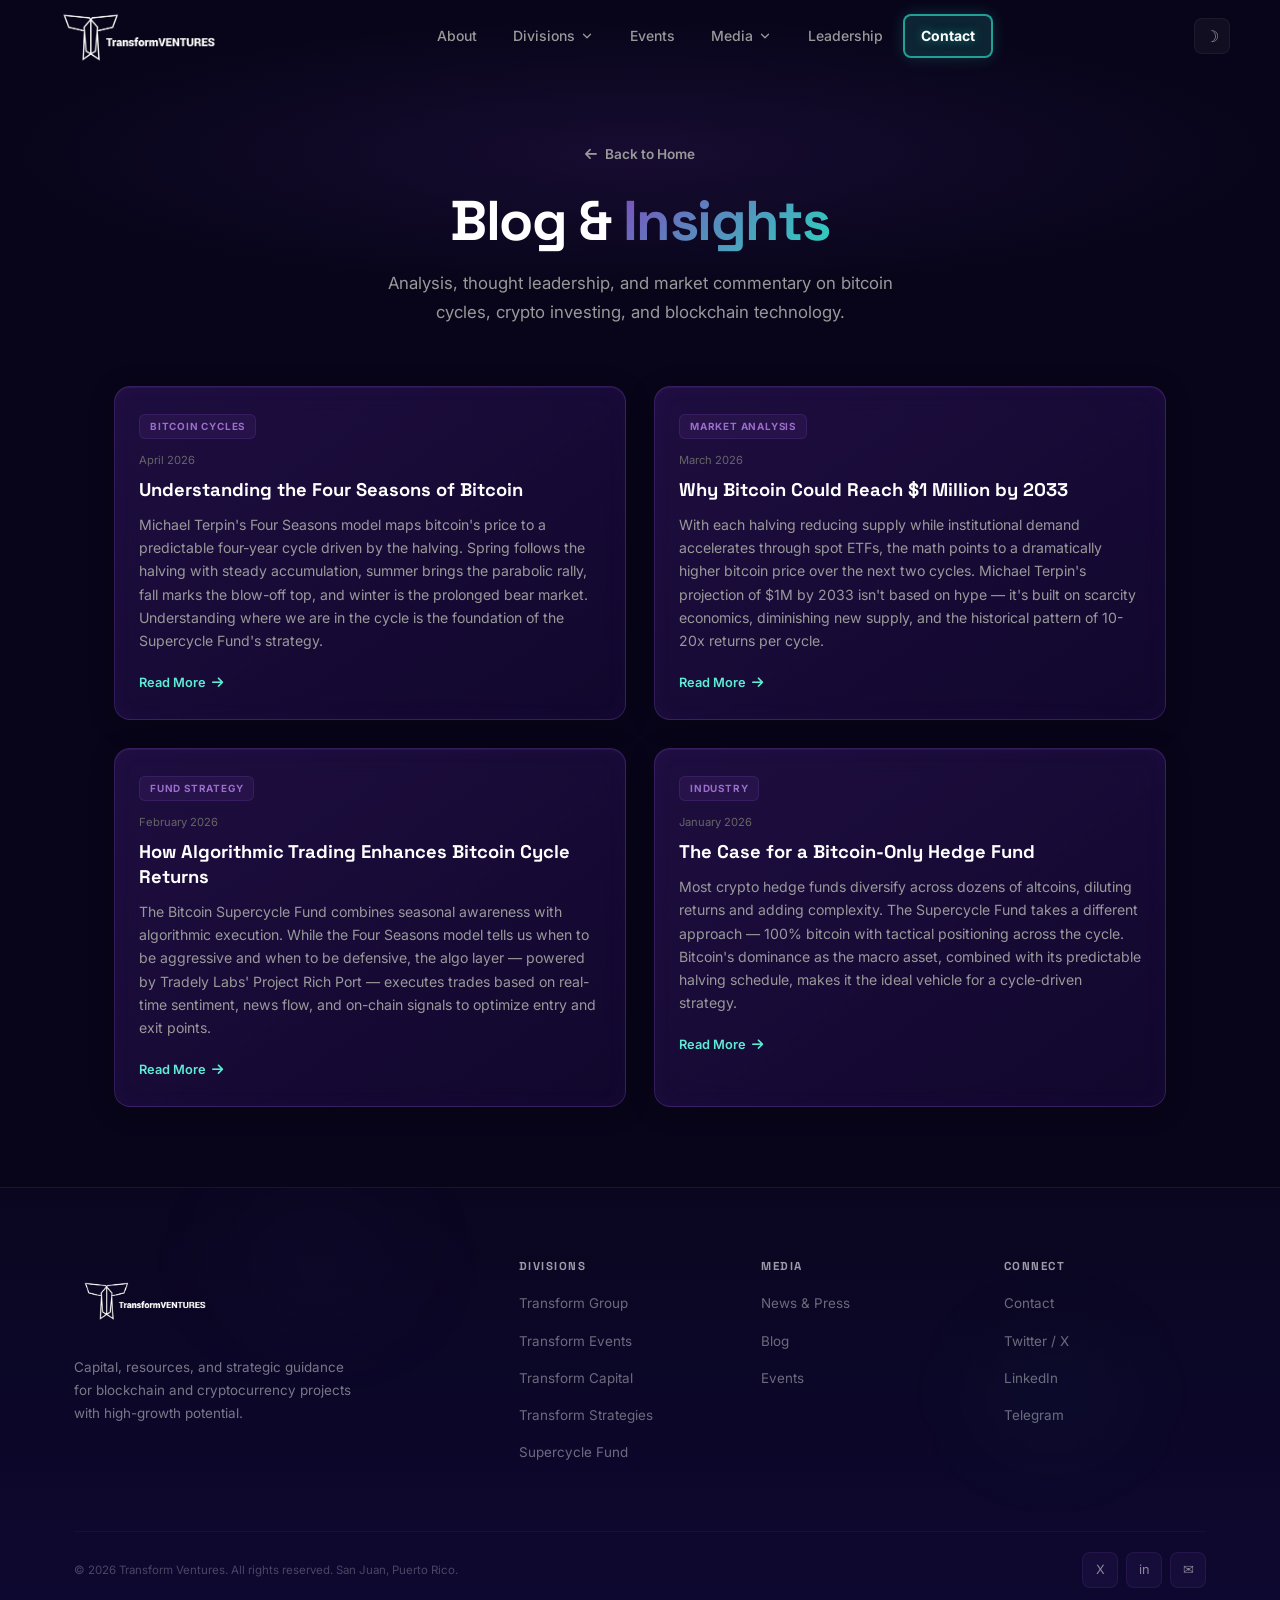
<file: blog.html>
<!DOCTYPE html>
<html lang="en" data-theme="dark">
<head>
  <meta charset="UTF-8">
  <meta name="viewport" content="width=device-width, initial-scale=1.0">
  <title>Blog — Transform Ventures | Bitcoin & Blockchain Insights</title>
  <meta name="description" content="Insights, analysis, and thought leadership on bitcoin cycles, crypto markets, and blockchain investing from Transform Ventures and Michael Terpin.">
  <meta name="keywords" content="bitcoin blog, crypto analysis, Four Seasons of Bitcoin, bitcoin cycle prediction, blockchain investing, Michael Terpin blog, Transform Ventures insights">
  <meta name="author" content="Transform Ventures">
  <meta name="robots" content="index, follow">
  <link rel="canonical" href="https://www.transformventures.io/blog.html">
  <meta property="og:type" content="website">
  <meta property="og:title" content="Blog — Transform Ventures">
  <meta property="og:description" content="Insights, analysis, and thought leadership on bitcoin cycles, crypto markets, and blockchain investing.">
  <meta property="og:url" content="https://www.transformventures.io/blog.html">
  <meta property="og:image" content="https://www.transformventures.io/assets/logos/transform-ventures.png">
  <meta property="og:site_name" content="Transform Ventures">
  <meta name="twitter:card" content="summary_large_image">
  <meta name="twitter:title" content="Blog — Transform Ventures">
  <meta name="twitter:description" content="Bitcoin & blockchain insights from Transform Ventures.">
  <meta name="twitter:image" content="https://www.transformventures.io/assets/logos/transform-ventures.png">
  <meta name="twitter:creator" content="@michaelterpin">
  <meta name="theme-color" content="#0e0628">
  <link rel="icon" type="image/png" href="assets/logos/transform-ventures.png">
  <link rel="manifest" href="manifest.json">
  <link rel="apple-touch-icon" href="assets/logos/transform-ventures.png">
  <link rel="preconnect" href="https://fonts.googleapis.com">
  <link rel="preconnect" href="https://fonts.gstatic.com" crossorigin>
  <link href="https://fonts.googleapis.com/css2?family=Inter:wght@300;400;500;600;700;800&family=Space+Grotesk:wght@400;500;600;700;800&display=swap" rel="stylesheet">
  <link rel="stylesheet" href="https://cdnjs.cloudflare.com/ajax/libs/font-awesome/6.5.1/css/all.min.css">
  <link rel="stylesheet" href="styles.css?v=20260414g">
  <link rel="stylesheet" href="custom.css?v=20260414g">
  <style>
    .blog-hero {
      padding: 140px 24px 60px;
      text-align: center;
      position: relative;
    }
    .blog-hero::before {
      content: '';
      position: absolute;
      inset: 0;
      z-index: -1;
      background: radial-gradient(ellipse 70% 50% at 50% 40%, rgba(91, 45, 153, 0.18), transparent 70%);
    }
    .blog-hero h1 {
      font-size: clamp(2.2rem, 5vw, 3.5rem);
      font-weight: 800;
      letter-spacing: -1.5px;
      margin-bottom: 16px;
    }
    .blog-hero h1 .accent {
      background: linear-gradient(135deg, #7c4dbd, #2dd4bf);
      -webkit-background-clip: text;
      -webkit-text-fill-color: transparent;
      background-clip: text;
    }
    .blog-hero p {
      color: var(--text-secondary);
      font-size: 1.05rem;
      max-width: 560px;
      margin: 0 auto;
      line-height: 1.7;
    }
    .blog-grid {
      display: grid;
      grid-template-columns: repeat(auto-fill, minmax(340px, 1fr));
      gap: 28px;
      max-width: 1100px;
      margin: 0 auto;
      padding: 0 24px 80px;
    }
    .blog-card {
      background: var(--bg-card);
      border: 1px solid var(--border);
      border-radius: 16px;
      overflow: hidden;
      transition: all 0.3s ease;
      text-decoration: none;
      display: block;
    }
    .blog-card:hover {
      border-color: rgba(124, 77, 189, 0.4);
      transform: translateY(-4px);
      box-shadow: 0 12px 40px rgba(0, 0, 0, 0.3), 0 0 30px rgba(124, 77, 189, 0.1);
    }
    .blog-card-body {
      padding: 24px;
    }
    .blog-card-body .blog-date {
      font-size: 0.7rem;
      color: var(--text-muted);
      margin-bottom: 8px;
    }
    .blog-card-body .blog-tag {
      display: inline-block;
      font-size: 0.62rem;
      font-weight: 700;
      color: #9b6dcc;
      text-transform: uppercase;
      letter-spacing: 0.8px;
      background: rgba(124, 77, 189, 0.1);
      border: 1px solid rgba(124, 77, 189, 0.2);
      padding: 3px 10px;
      border-radius: 6px;
      margin-bottom: 12px;
    }
    .blog-card-body h3 {
      font-size: 1.15rem;
      font-weight: 700;
      margin-bottom: 10px;
      line-height: 1.35;
      color: var(--heading);
    }
    .blog-card-body p {
      font-size: 0.88rem;
      color: var(--text-secondary);
      line-height: 1.65;
      margin-bottom: 16px;
    }
    .blog-card-body .blog-read {
      font-size: 0.8rem;
      font-weight: 600;
      color: #5eecd5;
      text-decoration: none;
      display: inline-flex;
      align-items: center;
      gap: 6px;
    }
    .blog-card:hover .blog-read {
      color: #fff;
    }
    .blog-back {
      display: inline-flex;
      align-items: center;
      gap: 8px;
      color: var(--text-secondary);
      text-decoration: none;
      font-size: 0.85rem;
      font-weight: 600;
      margin-bottom: 24px;
      transition: color 0.2s;
    }
    .blog-back:hover { color: #5eecd5; }
    @media (max-width: 640px) {
      .blog-grid { grid-template-columns: 1fr; padding: 0 16px 60px; gap: 20px; }
      .blog-hero { padding: 120px 20px 40px; }
      .blog-hero h1 { font-size: clamp(1.8rem, 7vw, 2.5rem); }
    }
    [data-theme="dark"] .blog-card {
      background: linear-gradient(145deg, rgba(40, 18, 80, 0.7), rgba(20, 8, 50, 0.8));
      border: 1px solid rgba(124, 77, 189, 0.3);
      backdrop-filter: blur(16px);
      -webkit-backdrop-filter: blur(16px);
      box-shadow: 0 4px 24px rgba(0, 0, 0, 0.3), inset 0 1px 0 rgba(124, 77, 189, 0.15), inset 0 0 20px rgba(124, 77, 189, 0.05);
    }
    [data-theme="dark"] .blog-card:hover {
      background: linear-gradient(145deg, rgba(50, 22, 100, 0.8), rgba(30, 12, 65, 0.85));
      border-color: rgba(124, 77, 189, 0.55);
      box-shadow: 0 0 20px rgba(124, 77, 189, 0.2), 0 0 50px rgba(124, 77, 189, 0.08), 0 16px 40px rgba(0, 0, 0, 0.35), inset 0 1px 0 rgba(124, 77, 189, 0.25), inset 0 0 30px rgba(124, 77, 189, 0.08);
      transform: translateY(-4px);
    }
    [data-theme="light"] .blog-back { color: #5a5870; }
    [data-theme="light"] .blog-back:hover { color: #5b2d99; }
    [data-theme="light"] .blog-card-body .blog-read { color: #5b2d99; }
    [data-theme="light"] .blog-card:hover .blog-read { color: #3d1570; }
  </style>
</head>
<body>

<header id="header" class="scrolled">
  <div class="nav-inner">
    <a href="./" class="nav-logo" aria-label="Home">
      <img src="assets/logos/transform-ventures-white.png" alt="Transform Ventures" id="navLogo">
    </a>
    <ul class="nav-links">
      <li><a href="./#about">About</a></li>
      <li class="nav-dropdown">
        <a href="./#divisions">Divisions<svg class="chev" viewBox="0 0 16 16" fill="none"><path d="M4 6l4 4 4-4" stroke="currentColor" stroke-width="1.5" stroke-linecap="round" stroke-linejoin="round"/></svg></a>
        <div class="ddm">
          <a href="./#about"><div class="dd-icon"><i class="fa-solid fa-bullhorn"></i></div><div class="dd-text"><span>Transform Group</span><small>Communications & PR</small></div></a>
          <a href="./#events"><div class="dd-icon"><i class="fa-solid fa-calendar-days"></i></div><div class="dd-text"><span>Transform Events</span><small>Tokenize / BitAngels / Tiger Mansion</small></div></a>
          <a href="./#capital"><div class="dd-icon"><i class="fa-solid fa-building-columns"></i></div><div class="dd-text"><span>Transform Capital</span><small>Family office</small></div></a>
          <a href="./#strategies"><div class="dd-icon"><i class="fa-solid fa-compass"></i></div><div class="dd-text"><span>Transform Strategies</span><small>Advisory & consulting</small></div></a>
          <a href="./#fund"><div class="dd-icon"><i class="fa-brands fa-bitcoin"></i></div><div class="dd-text"><span>Bitcoin Supercycle Fund</span><small>BTC investment fund</small></div></a>
        </div>
      </li>
      <li><a href="./#events">Events</a></li>
      <li class="nav-dropdown">
        <a href="#">Media<svg class="chev" viewBox="0 0 16 16" fill="none"><path d="M4 6l4 4 4-4" stroke="currentColor" stroke-width="1.5" stroke-linecap="round" stroke-linejoin="round"/></svg></a>
        <div class="ddm">
          <a href="news.html"><div class="dd-icon"><i class="fa-solid fa-newspaper"></i></div><div class="dd-text"><span>News & Press</span><small>Interviews & media coverage</small></div></a>
          <a href="blog.html"><div class="dd-icon"><i class="fa-solid fa-pen-nib"></i></div><div class="dd-text"><span>Blog</span><small>Insights & analysis</small></div></a>
        </div>
      </li>
      <li><a href="./#leadership">Leadership</a></li>
      <li><a href="./#contact" class="nav-cta">Contact</a></li>
    </ul>
    <div style="display:flex;align-items:center;gap:8px">
      <button class="theme-toggle" id="themeToggle" aria-label="Toggle theme">&#9789;</button>
    </div>
  </div>
</header>

<main>
<section class="blog-hero">
  <div class="container">
    <a href="./" class="blog-back"><i class="fa-solid fa-arrow-left"></i> Back to Home</a>
    <h1>Blog & <span class="accent">Insights</span></h1>
    <p>Analysis, thought leadership, and market commentary on bitcoin cycles, crypto investing, and blockchain technology.</p>
  </div>
</section>

<section class="container">
  <div class="blog-grid">

    <article class="blog-card">
      <div class="blog-card-body">
        <span class="blog-tag">Bitcoin Cycles</span>
        <div class="blog-date">April 2026</div>
        <h3>Understanding the Four Seasons of Bitcoin</h3>
        <p>Michael Terpin's Four Seasons model maps bitcoin's price to a predictable four-year cycle driven by the halving. Spring follows the halving with steady accumulation, summer brings the parabolic rally, fall marks the blow-off top, and winter is the prolonged bear market. Understanding where we are in the cycle is the foundation of the Supercycle Fund's strategy.</p>
        <a href="blog/four-seasons-of-bitcoin.html" class="blog-read">Read More <i class="fa-solid fa-arrow-right"></i></a>
      </div>
    </article>

    <article class="blog-card">
      <div class="blog-card-body">
        <span class="blog-tag">Market Analysis</span>
        <div class="blog-date">March 2026</div>
        <h3>Why Bitcoin Could Reach $1 Million by 2033</h3>
        <p>With each halving reducing supply while institutional demand accelerates through spot ETFs, the math points to a dramatically higher bitcoin price over the next two cycles. Michael Terpin's projection of $1M by 2033 isn't based on hype — it's built on scarcity economics, diminishing new supply, and the historical pattern of 10-20x returns per cycle.</p>
        <a href="blog/bitcoin-one-million-by-2033.html" class="blog-read">Read More <i class="fa-solid fa-arrow-right"></i></a>
      </div>
    </article>

    <article class="blog-card">
      <div class="blog-card-body">
        <span class="blog-tag">Fund Strategy</span>
        <div class="blog-date">February 2026</div>
        <h3>How Algorithmic Trading Enhances Bitcoin Cycle Returns</h3>
        <p>The Bitcoin Supercycle Fund combines seasonal awareness with algorithmic execution. While the Four Seasons model tells us when to be aggressive and when to be defensive, the algo layer — powered by Tradely Labs' Project Rich Port — executes trades based on real-time sentiment, news flow, and on-chain signals to optimize entry and exit points.</p>
        <a href="blog/algorithmic-trading-bitcoin.html" class="blog-read">Read More <i class="fa-solid fa-arrow-right"></i></a>
      </div>
    </article>

    <article class="blog-card">
      <div class="blog-card-body">
        <span class="blog-tag">Industry</span>
        <div class="blog-date">January 2026</div>
        <h3>The Case for a Bitcoin-Only Hedge Fund</h3>
        <p>Most crypto hedge funds diversify across dozens of altcoins, diluting returns and adding complexity. The Supercycle Fund takes a different approach — 100% bitcoin with tactical positioning across the cycle. Bitcoin's dominance as the macro asset, combined with its predictable halving schedule, makes it the ideal vehicle for a cycle-driven strategy.</p>
        <a href="blog/bitcoin-only-hedge-fund.html" class="blog-read">Read More <i class="fa-solid fa-arrow-right"></i></a>
      </div>
    </article>

  </div>
</section>
</main>

<footer>
  <div class="container">
    <div class="ft-top">
      <div class="ft-brand">
        <img src="assets/logos/transform-ventures-white.png" alt="Transform Ventures" id="footerLogo">
        <p>Capital, resources, and strategic guidance for blockchain and cryptocurrency projects with high-growth potential.</p>
      </div>
      <div class="ft-col"><h4>Divisions</h4><ul><li><a href="./#about">Transform Group</a></li><li><a href="./#events">Transform Events</a></li><li><a href="./#capital">Transform Capital</a></li><li><a href="./#strategies">Transform Strategies</a></li><li><a href="./#fund">Supercycle Fund</a></li></ul></div>
      <div class="ft-col"><h4>Media</h4><ul><li><a href="news.html">News & Press</a></li><li><a href="blog.html">Blog</a></li><li><a href="./#events">Events</a></li></ul></div>
      <div class="ft-col"><h4>Connect</h4><ul><li><a href="./#contact">Contact</a></li><li><a href="https://x.com/michaelterpin" target="_blank" rel="noopener">Twitter / X</a></li><li><a href="https://www.linkedin.com/company/transform-ventures/" target="_blank" rel="noopener">LinkedIn</a></li><li><a href="https://t.me/michaelterpin" target="_blank" rel="noopener">Telegram</a></li></ul></div>
    </div>
    <div class="ft-bottom">
      <p>&copy; 2026 Transform Ventures. All rights reserved. San Juan, Puerto Rico.</p>
      <div class="ft-social"><a href="https://x.com/michaelterpin" target="_blank" rel="noopener" aria-label="X / Twitter">X</a><a href="https://www.linkedin.com/company/transform-ventures/" target="_blank" rel="noopener" aria-label="LinkedIn">in</a><a href="mailto:info@transformventures.io" aria-label="Email">&#9993;</a></div>
    </div>
  </div>
</footer>

<script>
addEventListener('scroll',()=>{document.getElementById('header').classList.toggle('scrolled',scrollY>50)});
const toggle=document.getElementById('themeToggle');
const navLogo=document.getElementById('navLogo');
const footerLogo=document.getElementById('footerLogo');
const whiteLogo='assets/logos/transform-ventures-white.png';
function setTheme(theme){
  document.documentElement.setAttribute('data-theme',theme);
  localStorage.setItem('theme',theme);
  toggle.innerHTML=theme==='dark'?'&#9788;':'&#9789;';
  navLogo.src=whiteLogo;
  footerLogo.src=whiteLogo;
}
toggle.addEventListener('click',()=>{
  const current=document.documentElement.getAttribute('data-theme');
  setTheme(current==='dark'?'light':'dark');
});
const saved=localStorage.getItem('theme');
if(saved)setTheme(saved);
</script>
</body>
</html>
</file>
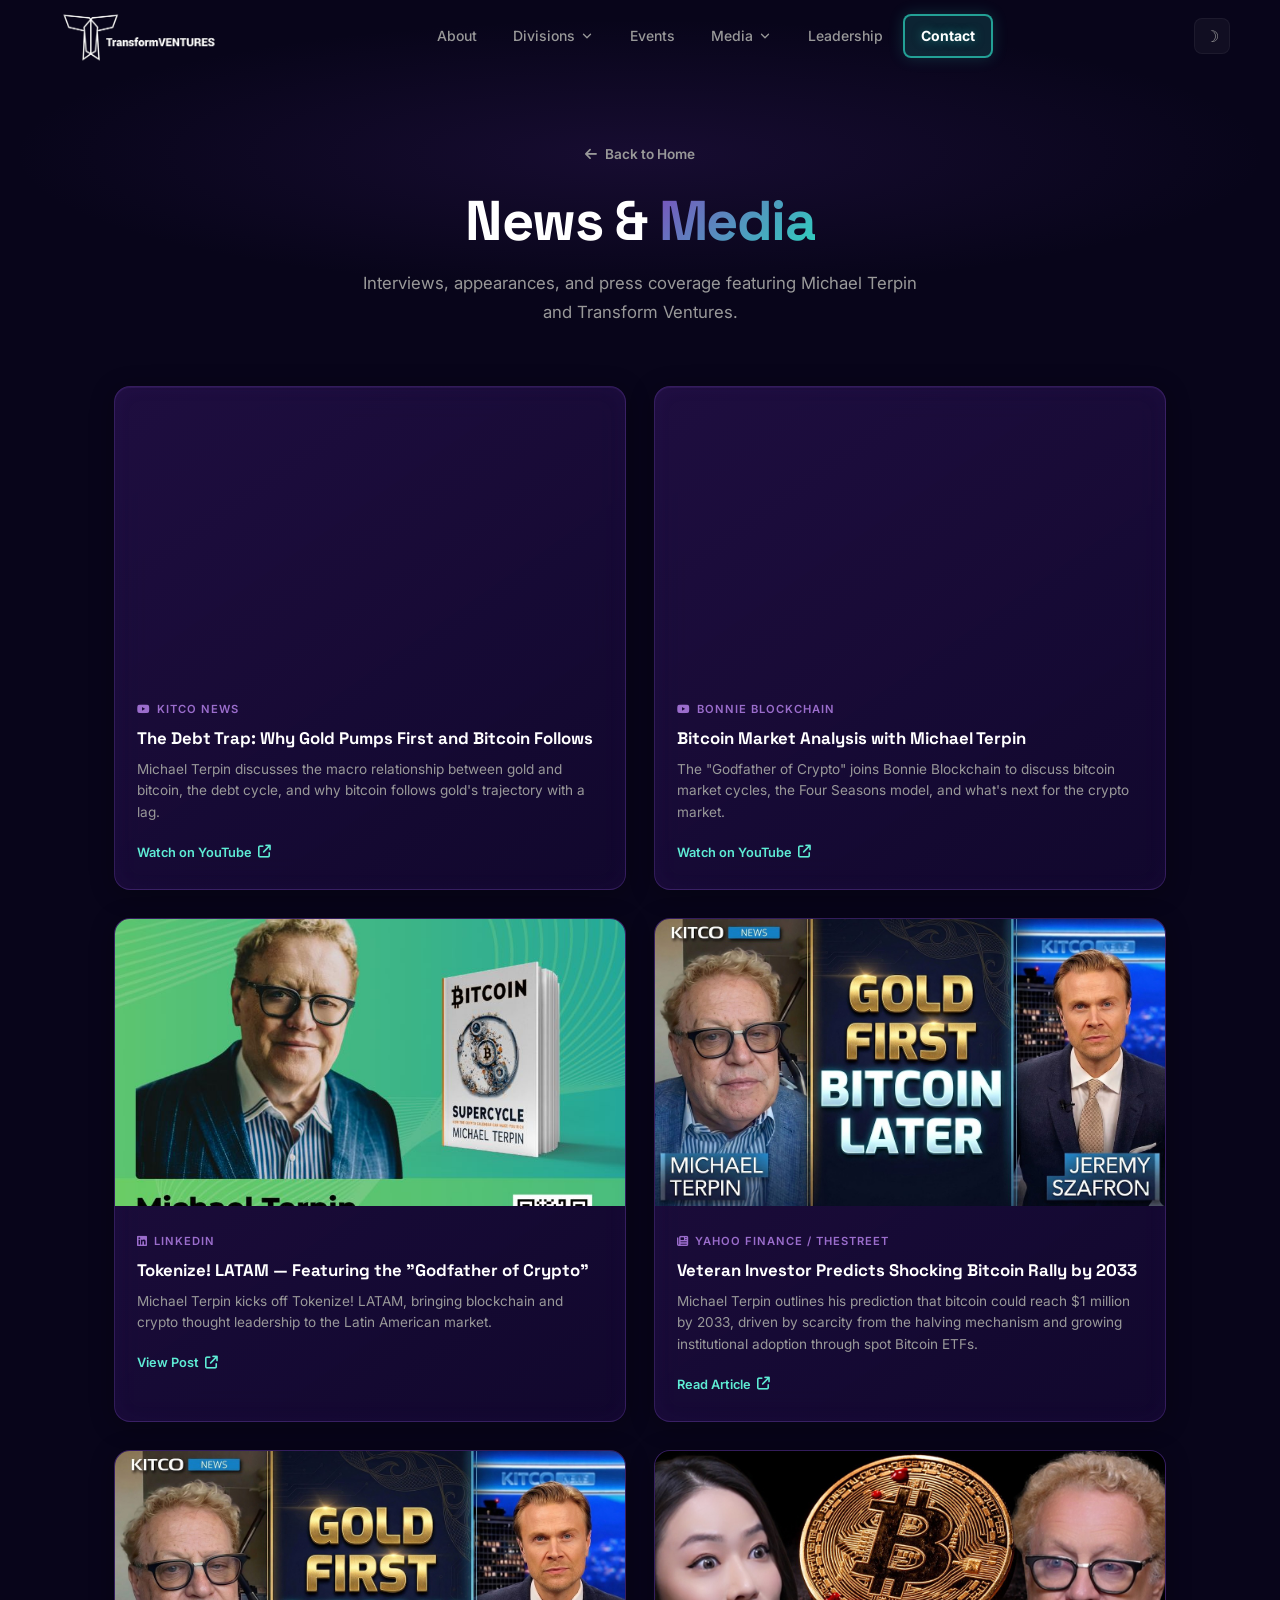
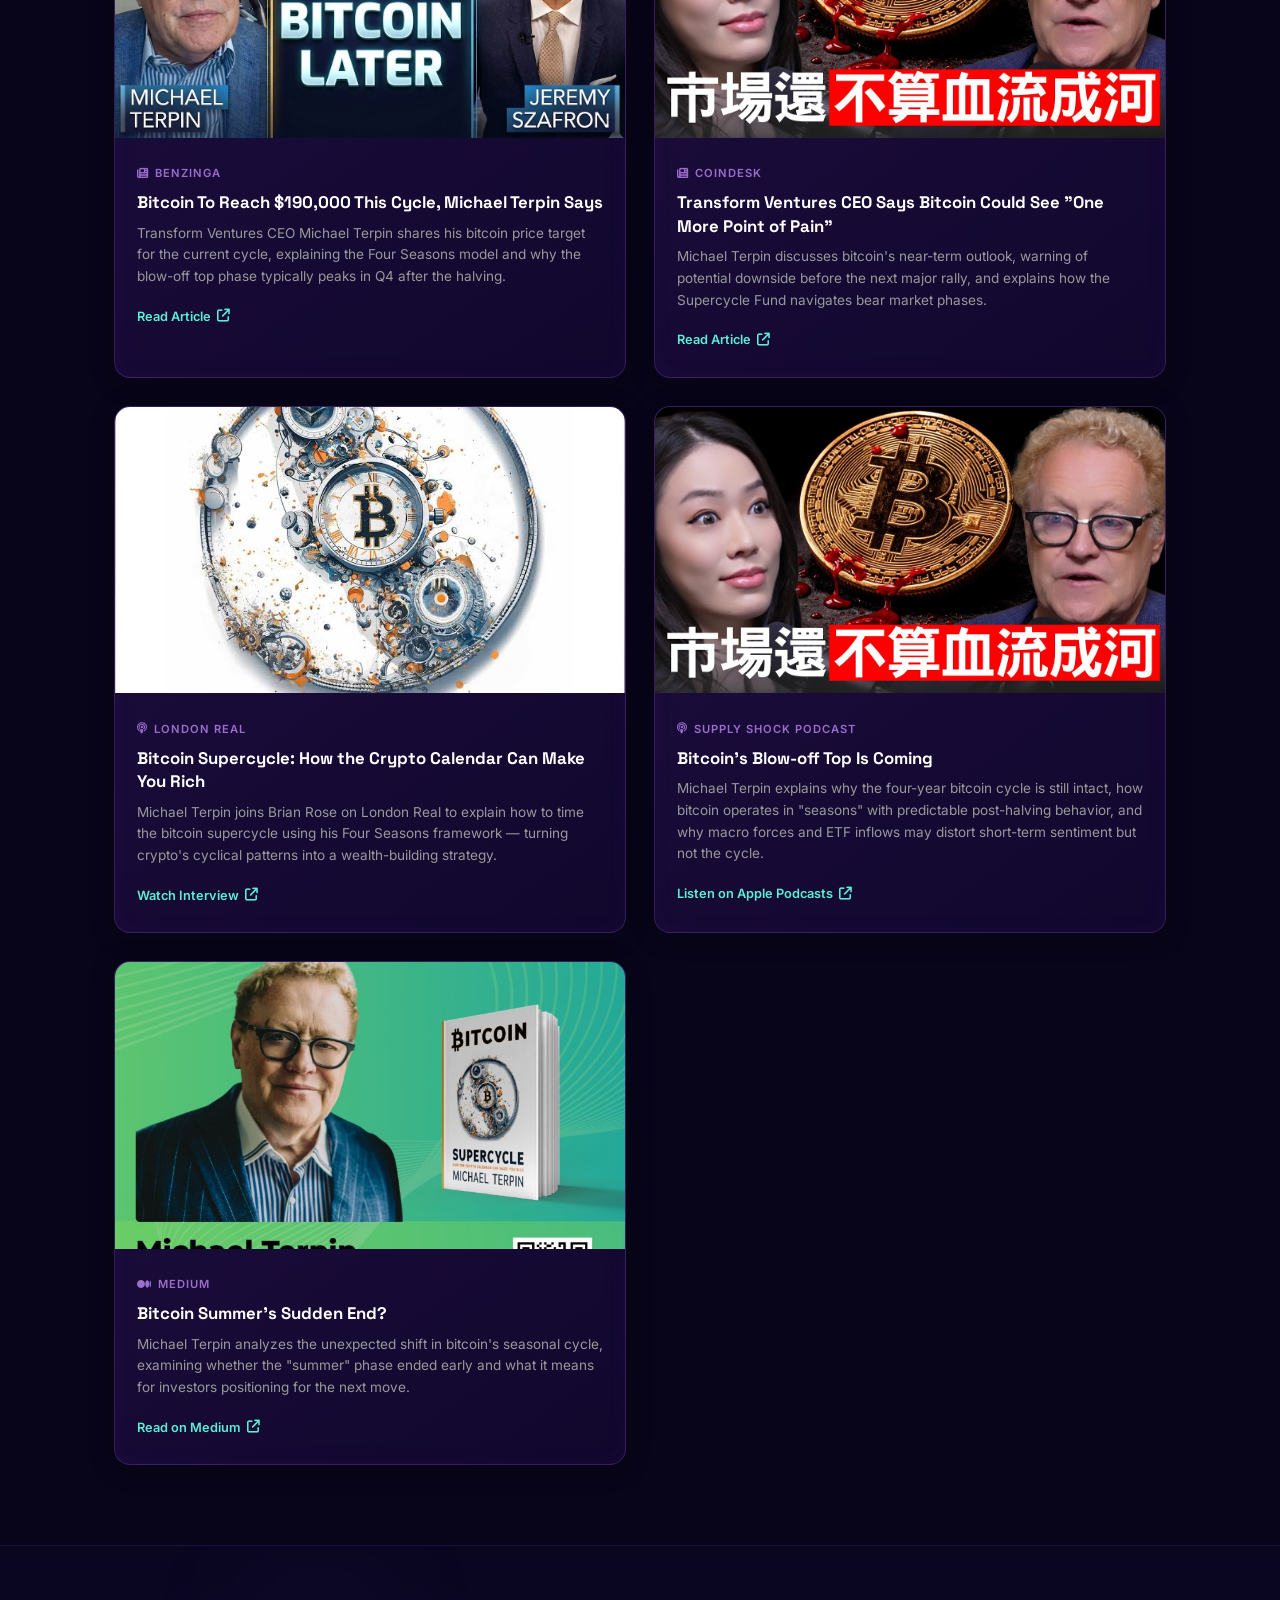
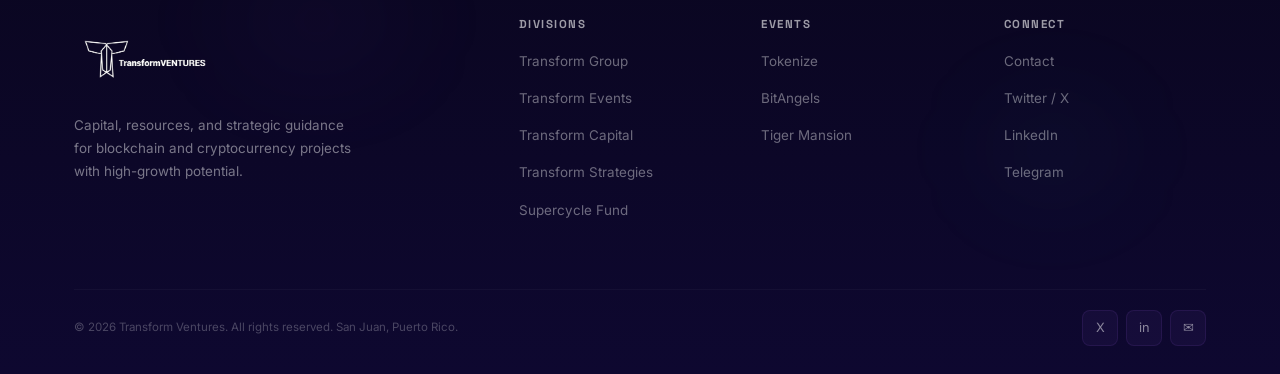
<file: news.html>
<!DOCTYPE html>
<html lang="en" data-theme="dark">
<head>
  <meta charset="UTF-8">
  <meta name="viewport" content="width=device-width, initial-scale=1.0">
  <title>News & Media — Transform Ventures | Michael Terpin in the Press</title>
  <meta name="description" content="Latest news, interviews, and media appearances featuring Michael Terpin and Transform Ventures. Bitcoin Supercycle, crypto market analysis, and blockchain industry insights.">
  <meta name="keywords" content="Michael Terpin interviews, Transform Ventures news, Bitcoin Supercycle media, crypto news, Godfather of Crypto, blockchain interviews">
  <meta name="author" content="Transform Ventures">
  <meta name="robots" content="index, follow">
  <link rel="canonical" href="https://www.transformventures.io/news.html">
  <meta property="og:type" content="website">
  <meta property="og:title" content="News & Media — Transform Ventures">
  <meta property="og:description" content="Latest news, interviews, and media appearances featuring Michael Terpin and Transform Ventures.">
  <meta property="og:url" content="https://www.transformventures.io/news.html">
  <meta property="og:image" content="https://www.transformventures.io/assets/logos/transform-ventures.png">
  <meta property="og:site_name" content="Transform Ventures">
  <meta name="twitter:card" content="summary_large_image">
  <meta name="twitter:title" content="News & Media — Transform Ventures">
  <meta name="twitter:description" content="Latest news, interviews, and media appearances featuring Michael Terpin.">
  <meta name="twitter:image" content="https://www.transformventures.io/assets/logos/transform-ventures.png">
  <meta name="twitter:creator" content="@michaelterpin">
  <meta name="theme-color" content="#0e0628">
  <link rel="icon" type="image/png" href="assets/logos/transform-ventures.png">
  <link rel="manifest" href="manifest.json">
  <link rel="apple-touch-icon" href="assets/logos/transform-ventures.png">
  <script type="application/ld+json">
  {
    "@context": "https://schema.org",
    "@type": "ItemList",
    "name": "News & Media — Transform Ventures",
    "numberOfItems": 9,
    "itemListElement": [
      {
        "@type": "ListItem",
        "position": 1,
        "item": {
          "@type": "NewsArticle",
          "headline": "The Debt Trap: Why Gold Pumps First and Bitcoin Follows",
          "url": "https://www.youtube.com/watch?v=oQkCrnJ8wxk",
          "publisher": {
            "@type": "Organization",
            "name": "Kitco NEWS"
          },
          "author": {
            "@type": "Person",
            "name": "Michael Terpin"
          }
        }
      },
      {
        "@type": "ListItem",
        "position": 2,
        "item": {
          "@type": "NewsArticle",
          "headline": "Bitcoin Market Analysis with Michael Terpin",
          "url": "https://www.youtube.com/watch?v=mUM4yvlpMW0",
          "publisher": {
            "@type": "Organization",
            "name": "Bonnie Blockchain"
          },
          "author": {
            "@type": "Person",
            "name": "Michael Terpin"
          }
        }
      },
      {
        "@type": "ListItem",
        "position": 3,
        "item": {
          "@type": "NewsArticle",
          "headline": "Tokenize! LATAM — Featuring the Godfather of Crypto",
          "url": "https://share.google/NxXPoUi3epOHyr8zq",
          "publisher": {
            "@type": "Organization",
            "name": "Tokenize LATAM"
          },
          "author": {
            "@type": "Person",
            "name": "Michael Terpin"
          }
        }
      },
      {
        "@type": "ListItem",
        "position": 4,
        "item": {
          "@type": "NewsArticle",
          "headline": "Veteran Investor Predicts Shocking Bitcoin Rally by 2033",
          "url": "https://finance.yahoo.com/news/veteran-investor-predicts-shocking-bitcoin-145042798.html",
          "publisher": {
            "@type": "Organization",
            "name": "Yahoo Finance"
          },
          "author": {
            "@type": "Person",
            "name": "Michael Terpin"
          }
        }
      },
      {
        "@type": "ListItem",
        "position": 5,
        "item": {
          "@type": "NewsArticle",
          "headline": "Bitcoin To Reach $190,000 This Cycle, Michael Terpin Says",
          "url": "https://www.benzinga.com/markets/cryptocurrency/24/11/42096519/bitcoin-to-reach-190000-this-cycle-michael-terpin-of-transform-group-says",
          "publisher": {
            "@type": "Organization",
            "name": "Benzinga"
          },
          "author": {
            "@type": "Person",
            "name": "Michael Terpin"
          }
        }
      },
      {
        "@type": "ListItem",
        "position": 6,
        "item": {
          "@type": "NewsArticle",
          "headline": "Transform Ventures CEO Says Bitcoin Could See One More Point of Pain",
          "url": "https://www.coindesk.com/markets/2026/02/12/transform-ventures-ceo-michael-terpin-says-bitcoin-could-see-one-more-point-of-pain",
          "datePublished": "2026-02-12",
          "publisher": {
            "@type": "Organization",
            "name": "CoinDesk"
          },
          "author": {
            "@type": "Person",
            "name": "Michael Terpin"
          }
        }
      },
      {
        "@type": "ListItem",
        "position": 7,
        "item": {
          "@type": "NewsArticle",
          "headline": "Bitcoin Supercycle: How the Crypto Calendar Can Make You Rich",
          "url": "https://londonreal.tv/michael-terpin-bitcoin-supercycle-how-the-crypto-calendar-can-make-you-rich/",
          "publisher": {
            "@type": "Organization",
            "name": "London Real"
          },
          "author": {
            "@type": "Person",
            "name": "Michael Terpin"
          }
        }
      },
      {
        "@type": "ListItem",
        "position": 8,
        "item": {
          "@type": "NewsArticle",
          "headline": "Bitcoin's Blow-off Top Is Coming",
          "url": "https://podcasts.apple.com/us/podcast/bitcoins-blow-off-top-is-coming-michael-terpin/id1558223079?i=1000721015026",
          "publisher": {
            "@type": "Organization",
            "name": "Supply Shock Podcast"
          },
          "author": {
            "@type": "Person",
            "name": "Michael Terpin"
          }
        }
      },
      {
        "@type": "ListItem",
        "position": 9,
        "item": {
          "@type": "NewsArticle",
          "headline": "Bitcoin Summer's Sudden End?",
          "url": "https://medium.com/@michaelterpin/bitcoin-summers-sudden-end-3b77cd526608",
          "publisher": {
            "@type": "Organization",
            "name": "Medium"
          },
          "author": {
            "@type": "Person",
            "name": "Michael Terpin"
          }
        }
      }
    ]
  }
  </script>
  <link rel="preconnect" href="https://fonts.googleapis.com">
  <link rel="preconnect" href="https://fonts.gstatic.com" crossorigin>
  <link href="https://fonts.googleapis.com/css2?family=Inter:wght@300;400;500;600;700;800&family=Space+Grotesk:wght@400;500;600;700;800&display=swap" rel="stylesheet">
  <link rel="stylesheet" href="https://cdnjs.cloudflare.com/ajax/libs/font-awesome/6.5.1/css/all.min.css">
  <link rel="stylesheet" href="styles.css?v=20260414g">
  <link rel="stylesheet" href="custom.css?v=20260414g">
  <style>
    .news-hero {
      padding: 140px 24px 60px;
      text-align: center;
      position: relative;
    }
    .news-hero::before {
      content: '';
      position: absolute;
      inset: 0;
      z-index: -1;
      background: radial-gradient(ellipse 70% 50% at 50% 40%, rgba(91, 45, 153, 0.18), transparent 70%);
    }
    .news-hero h1 {
      font-size: clamp(2.2rem, 5vw, 3.5rem);
      font-weight: 800;
      letter-spacing: -1.5px;
      margin-bottom: 16px;
    }
    .news-hero h1 .accent {
      background: linear-gradient(135deg, #7c4dbd, #2dd4bf);
      -webkit-background-clip: text;
      -webkit-text-fill-color: transparent;
      background-clip: text;
    }
    .news-hero p {
      color: var(--text-secondary);
      font-size: 1.05rem;
      max-width: 560px;
      margin: 0 auto;
      line-height: 1.7;
    }
    .news-grid {
      display: grid;
      grid-template-columns: repeat(auto-fill, minmax(340px, 1fr));
      gap: 28px;
      max-width: 1100px;
      margin: 0 auto;
      padding: 0 24px 80px;
    }
    .news-card {
      background: var(--bg-card);
      border: 1px solid var(--border);
      border-radius: 16px;
      overflow: hidden;
      transition: all 0.3s ease;
    }
    .news-card:hover {
      border-color: rgba(124, 77, 189, 0.4);
      transform: translateY(-4px);
      box-shadow: 0 12px 40px rgba(0, 0, 0, 0.3), 0 0 30px rgba(124, 77, 189, 0.1);
    }
    .news-card .video-wrap {
      position: relative;
      padding-bottom: 56.25%;
      height: 0;
      overflow: hidden;
    }
    .news-card .video-wrap iframe {
      position: absolute;
      top: 0;
      left: 0;
      width: 100%;
      height: 100%;
      border: none;
    }
    .news-card .thumb {
      width: 100%;
      aspect-ratio: 16/9;
      object-fit: cover;
      display: block;
    }
    .news-card-body {
      padding: 20px 22px 24px;
    }
    .news-card-body .news-source {
      display: inline-flex;
      align-items: center;
      gap: 6px;
      font-size: 0.7rem;
      font-weight: 600;
      color: #9b6dcc;
      text-transform: uppercase;
      letter-spacing: 1px;
      margin-bottom: 8px;
    }
    .news-card-body h3 {
      font-size: 1.05rem;
      font-weight: 700;
      margin-bottom: 8px;
      line-height: 1.4;
    }
    .news-card-body p {
      font-size: 0.85rem;
      color: var(--text-secondary);
      line-height: 1.6;
      margin-bottom: 14px;
    }
    .news-card-body .news-link {
      display: inline-flex;
      align-items: center;
      gap: 6px;
      font-size: 0.8rem;
      font-weight: 600;
      color: #5eecd5;
      text-decoration: none;
      transition: all 0.2s;
    }
    .news-card-body .news-link:hover {
      color: #fff;
      text-shadow: 0 0 10px rgba(45, 212, 191, 0.5);
    }
    .news-back {
      display: inline-flex;
      align-items: center;
      gap: 8px;
      color: var(--text-secondary);
      text-decoration: none;
      font-size: 0.85rem;
      font-weight: 600;
      margin-bottom: 24px;
      transition: color 0.2s;
    }
    .news-back:hover { color: #5eecd5; }
    @media (max-width: 640px) {
      .news-grid { grid-template-columns: 1fr; padding: 0 16px 60px; gap: 20px; }
      .news-hero { padding: 120px 20px 40px; }
      .news-hero h1 { font-size: clamp(1.8rem, 7vw, 2.5rem); }
    }

    /* Dark theme purple glass cards */
    [data-theme="dark"] .news-card {
      background: linear-gradient(145deg, rgba(40, 18, 80, 0.7), rgba(20, 8, 50, 0.8));
      border: 1px solid rgba(124, 77, 189, 0.3);
      backdrop-filter: blur(16px);
      -webkit-backdrop-filter: blur(16px);
      box-shadow: 0 4px 24px rgba(0, 0, 0, 0.3), inset 0 1px 0 rgba(124, 77, 189, 0.15), inset 0 0 20px rgba(124, 77, 189, 0.05);
    }
    [data-theme="dark"] .news-card:hover {
      background: linear-gradient(145deg, rgba(50, 22, 100, 0.8), rgba(30, 12, 65, 0.85));
      border-color: rgba(124, 77, 189, 0.55);
      box-shadow: 0 0 20px rgba(124, 77, 189, 0.2), 0 0 50px rgba(124, 77, 189, 0.08), 0 16px 40px rgba(0, 0, 0, 0.35), inset 0 1px 0 rgba(124, 77, 189, 0.25), inset 0 0 30px rgba(124, 77, 189, 0.08);
      transform: translateY(-4px);
    }

    /* Light mode fixes */
    [data-theme="light"] .news-back { color: #5a5870; }
    [data-theme="light"] .news-back:hover { color: #5b2d99; }
    [data-theme="light"] .news-card-body .news-link { color: #5b2d99; }
    [data-theme="light"] .news-card-body .news-link:hover { color: #3d1570; text-shadow: none; }
    [data-theme="light"] .news-card:hover { box-shadow: 0 12px 40px rgba(124, 77, 189, 0.12); }
  </style>
</head>
<body>

<header id="header" class="scrolled">
  <div class="nav-inner">
    <a href="./" class="nav-logo" aria-label="Home">
      <img src="assets/logos/transform-ventures-white.png" alt="Transform Ventures" id="navLogo">
    </a>
    <ul class="nav-links">
      <li><a href="./#about">About</a></li>
      <li class="nav-dropdown">
        <a href="./#divisions">Divisions<svg class="chev" viewBox="0 0 16 16" fill="none"><path d="M4 6l4 4 4-4" stroke="currentColor" stroke-width="1.5" stroke-linecap="round" stroke-linejoin="round"/></svg></a>
        <div class="ddm">
          <a href="./#about"><div class="dd-icon"><i class="fa-solid fa-bullhorn"></i></div><div class="dd-text"><span>Transform Group</span><small>Communications & PR</small></div></a>
          <a href="./#events"><div class="dd-icon"><i class="fa-solid fa-calendar-days"></i></div><div class="dd-text"><span>Transform Events</span><small>Tokenize / BitAngels / Tiger Mansion</small></div></a>
          <a href="./#capital"><div class="dd-icon"><i class="fa-solid fa-building-columns"></i></div><div class="dd-text"><span>Transform Capital</span><small>Family office</small></div></a>
          <a href="./#strategies"><div class="dd-icon"><i class="fa-solid fa-compass"></i></div><div class="dd-text"><span>Transform Strategies</span><small>Advisory & consulting</small></div></a>
          <a href="./#fund"><div class="dd-icon"><i class="fa-brands fa-bitcoin"></i></div><div class="dd-text"><span>Bitcoin Supercycle Fund</span><small>BTC investment fund</small></div></a>
        </div>
      </li>
      <li><a href="./#events">Events</a></li>
      <li class="nav-dropdown">
        <a href="#">Media<svg class="chev" viewBox="0 0 16 16" fill="none"><path d="M4 6l4 4 4-4" stroke="currentColor" stroke-width="1.5" stroke-linecap="round" stroke-linejoin="round"/></svg></a>
        <div class="ddm">
          <a href="news.html"><div class="dd-icon"><i class="fa-solid fa-newspaper"></i></div><div class="dd-text"><span>News & Press</span><small>Interviews & media coverage</small></div></a>
          <a href="blog.html"><div class="dd-icon"><i class="fa-solid fa-pen-nib"></i></div><div class="dd-text"><span>Blog</span><small>Insights & analysis</small></div></a>
        </div>
      </li>
      <li><a href="./#leadership">Leadership</a></li>
      <li><a href="./#contact" class="nav-cta">Contact</a></li>
    </ul>
    <div style="display:flex;align-items:center;gap:8px">
      <button class="theme-toggle" id="themeToggle" aria-label="Toggle theme">&#9789;</button>
    </div>
  </div>
</header>

<main>
<section class="news-hero">
  <div class="container">
    <a href="./" class="news-back"><i class="fa-solid fa-arrow-left"></i> Back to Home</a>
    <h1>News & <span class="accent">Media</span></h1>
    <p>Interviews, appearances, and press coverage featuring Michael Terpin and Transform Ventures.</p>
  </div>
</section>

<section class="container">
  <div class="news-grid">

    <article class="news-card">
      <div class="video-wrap">
        <iframe src="https://www.youtube.com/embed/oQkCrnJ8wxk" title="The Debt Trap: Why Gold Pumps First and Bitcoin Follows | Michael Terpin" loading="lazy" allow="accelerometer; autoplay; clipboard-write; encrypted-media; gyroscope; picture-in-picture" allowfullscreen></iframe>
      </div>
      <div class="news-card-body">
        <div class="news-source"><i class="fa-brands fa-youtube"></i> Kitco NEWS</div>
        <h3>The Debt Trap: Why Gold Pumps First and Bitcoin Follows</h3>
        <p>Michael Terpin discusses the macro relationship between gold and bitcoin, the debt cycle, and why bitcoin follows gold's trajectory with a lag.</p>
        <a href="https://www.youtube.com/watch?v=oQkCrnJ8wxk" target="_blank" rel="noopener" class="news-link">Watch on YouTube <i class="fa-solid fa-arrow-up-right-from-square"></i></a>
      </div>
    </article>

    <article class="news-card">
      <div class="video-wrap">
        <iframe src="https://www.youtube.com/embed/mUM4yvlpMW0" title="Michael Terpin Interview — Bonnie Blockchain" loading="lazy" allow="accelerometer; autoplay; clipboard-write; encrypted-media; gyroscope; picture-in-picture" allowfullscreen></iframe>
      </div>
      <div class="news-card-body">
        <div class="news-source"><i class="fa-brands fa-youtube"></i> Bonnie Blockchain</div>
        <h3>Bitcoin Market Analysis with Michael Terpin</h3>
        <p>The "Godfather of Crypto" joins Bonnie Blockchain to discuss bitcoin market cycles, the Four Seasons model, and what's next for the crypto market.</p>
        <a href="https://www.youtube.com/watch?v=mUM4yvlpMW0" target="_blank" rel="noopener" class="news-link">Watch on YouTube <i class="fa-solid fa-arrow-up-right-from-square"></i></a>
      </div>
    </article>

    <article class="news-card">
      <img src="assets/images/tokenize-latam-terpin.jpg" alt="Tokenize LATAM — Michael Terpin keynote" class="thumb" loading="lazy">
      <div class="news-card-body">
        <div class="news-source"><i class="fa-brands fa-linkedin"></i> LinkedIn</div>
        <h3>Tokenize! LATAM — Featuring the "Godfather of Crypto"</h3>
        <p>Michael Terpin kicks off Tokenize! LATAM, bringing blockchain and crypto thought leadership to the Latin American market.</p>
        <a href="https://share.google/NxXPoUi3epOHyr8zq" target="_blank" rel="noopener" class="news-link">View Post <i class="fa-solid fa-arrow-up-right-from-square"></i></a>
      </div>
    </article>

    <article class="news-card">
      <img src="assets/images/news-yahoo-bitcoin.jpg" alt="Michael Terpin Yahoo Finance — Bitcoin rally prediction" class="thumb" loading="lazy">
      <div class="news-card-body">
        <div class="news-source"><i class="fa-solid fa-newspaper"></i> Yahoo Finance / TheStreet</div>
        <h3>Veteran Investor Predicts Shocking Bitcoin Rally by 2033</h3>
        <p>Michael Terpin outlines his prediction that bitcoin could reach $1 million by 2033, driven by scarcity from the halving mechanism and growing institutional adoption through spot Bitcoin ETFs.</p>
        <a href="https://finance.yahoo.com/news/veteran-investor-predicts-shocking-bitcoin-145042798.html" target="_blank" rel="noopener" class="news-link">Read Article <i class="fa-solid fa-arrow-up-right-from-square"></i></a>
      </div>
    </article>

    <article class="news-card">
      <img src="assets/images/news-kitco-terpin.jpg" alt="Michael Terpin Benzinga — Bitcoin $190K prediction" class="thumb" loading="lazy">
      <div class="news-card-body">
        <div class="news-source"><i class="fa-solid fa-newspaper"></i> Benzinga</div>
        <h3>Bitcoin To Reach $190,000 This Cycle, Michael Terpin Says</h3>
        <p>Transform Ventures CEO Michael Terpin shares his bitcoin price target for the current cycle, explaining the Four Seasons model and why the blow-off top phase typically peaks in Q4 after the halving.</p>
        <a href="https://www.benzinga.com/markets/cryptocurrency/24/11/42096519/bitcoin-to-reach-190000-this-cycle-michael-terpin-of-transform-group-says" target="_blank" rel="noopener" class="news-link">Read Article <i class="fa-solid fa-arrow-up-right-from-square"></i></a>
      </div>
    </article>

    <article class="news-card">
      <img src="assets/images/news-coindesk-terpin.jpg" alt="Michael Terpin CoinDesk — Bitcoin point of pain" class="thumb" loading="lazy">
      <div class="news-card-body">
        <div class="news-source"><i class="fa-solid fa-newspaper"></i> CoinDesk</div>
        <h3>Transform Ventures CEO Says Bitcoin Could See "One More Point of Pain"</h3>
        <p>Michael Terpin discusses bitcoin's near-term outlook, warning of potential downside before the next major rally, and explains how the Supercycle Fund navigates bear market phases.</p>
        <a href="https://www.coindesk.com/markets/2026/02/12/transform-ventures-ceo-michael-terpin-says-bitcoin-could-see-one-more-point-of-pain" target="_blank" rel="noopener" class="news-link">Read Article <i class="fa-solid fa-arrow-up-right-from-square"></i></a>
      </div>
    </article>

    <article class="news-card">
      <img src="assets/images/bitcoin-supercycle-book.jpg" alt="Michael Terpin London Real — Bitcoin Supercycle interview" class="thumb" loading="lazy">
      <div class="news-card-body">
        <div class="news-source"><i class="fa-solid fa-podcast"></i> London Real</div>
        <h3>Bitcoin Supercycle: How the Crypto Calendar Can Make You Rich</h3>
        <p>Michael Terpin joins Brian Rose on London Real to explain how to time the bitcoin supercycle using his Four Seasons framework — turning crypto's cyclical patterns into a wealth-building strategy.</p>
        <a href="https://londonreal.tv/michael-terpin-bitcoin-supercycle-how-the-crypto-calendar-can-make-you-rich/" target="_blank" rel="noopener" class="news-link">Watch Interview <i class="fa-solid fa-arrow-up-right-from-square"></i></a>
      </div>
    </article>

    <article class="news-card">
      <img src="assets/images/news-bonnie-terpin.jpg" alt="Michael Terpin Supply Shock — Bitcoin blow-off top" class="thumb" loading="lazy">
      <div class="news-card-body">
        <div class="news-source"><i class="fa-solid fa-podcast"></i> Supply Shock Podcast</div>
        <h3>Bitcoin's Blow-off Top Is Coming</h3>
        <p>Michael Terpin explains why the four-year bitcoin cycle is still intact, how bitcoin operates in "seasons" with predictable post-halving behavior, and why macro forces and ETF inflows may distort short-term sentiment but not the cycle.</p>
        <a href="https://podcasts.apple.com/us/podcast/bitcoins-blow-off-top-is-coming-michael-terpin/id1558223079?i=1000721015026" target="_blank" rel="noopener" class="news-link">Listen on Apple Podcasts <i class="fa-solid fa-arrow-up-right-from-square"></i></a>
      </div>
    </article>

    <article class="news-card">
      <img src="assets/images/tokenize-latam-terpin.jpg" alt="Michael Terpin Medium — Bitcoin Summer analysis" class="thumb" loading="lazy">
      <div class="news-card-body">
        <div class="news-source"><i class="fa-brands fa-medium"></i> Medium</div>
        <h3>Bitcoin Summer's Sudden End?</h3>
        <p>Michael Terpin analyzes the unexpected shift in bitcoin's seasonal cycle, examining whether the "summer" phase ended early and what it means for investors positioning for the next move.</p>
        <a href="https://medium.com/@michaelterpin/bitcoin-summers-sudden-end-3b77cd526608" target="_blank" rel="noopener" class="news-link">Read on Medium <i class="fa-solid fa-arrow-up-right-from-square"></i></a>
      </div>
    </article>

  </div>
</section>
</main>

<footer>
  <div class="container">
    <div class="ft-top">
      <div class="ft-brand">
        <img src="assets/logos/transform-ventures-white.png" alt="Transform Ventures" id="footerLogo">
        <p>Capital, resources, and strategic guidance for blockchain and cryptocurrency projects with high-growth potential.</p>
      </div>
      <div class="ft-col"><h4>Divisions</h4><ul><li><a href="./#about">Transform Group</a></li><li><a href="./#events">Transform Events</a></li><li><a href="./#capital">Transform Capital</a></li><li><a href="./#strategies">Transform Strategies</a></li><li><a href="./#fund">Supercycle Fund</a></li></ul></div>
      <div class="ft-col"><h4>Events</h4><ul><li><a href="./#events">Tokenize</a></li><li><a href="./#events">BitAngels</a></li><li><a href="./#events">Tiger Mansion</a></li></ul></div>
      <div class="ft-col"><h4>Connect</h4><ul><li><a href="./#contact">Contact</a></li><li><a href="https://x.com/michaelterpin" target="_blank" rel="noopener">Twitter / X</a></li><li><a href="https://www.linkedin.com/company/transform-ventures/" target="_blank" rel="noopener">LinkedIn</a></li><li><a href="https://t.me/michaelterpin" target="_blank" rel="noopener">Telegram</a></li></ul></div>
    </div>
    <div class="ft-bottom">
      <p>&copy; 2026 Transform Ventures. All rights reserved. San Juan, Puerto Rico.</p>
      <div class="ft-social"><a href="https://x.com/michaelterpin" target="_blank" rel="noopener" aria-label="X / Twitter">X</a><a href="https://www.linkedin.com/company/transform-ventures/" target="_blank" rel="noopener" aria-label="LinkedIn">in</a><a href="mailto:info@transformventures.io" aria-label="Email">&#9993;</a></div>
    </div>
  </div>
</footer>

<script>
// Nav scroll
addEventListener('scroll',()=>{document.getElementById('header').classList.toggle('scrolled',scrollY>50)});

// Theme toggle
const toggle=document.getElementById('themeToggle');
const navLogo=document.getElementById('navLogo');
const footerLogo=document.getElementById('footerLogo');
const whiteLogo='assets/logos/transform-ventures-white.png';

function setTheme(theme){
  document.documentElement.setAttribute('data-theme',theme);
  localStorage.setItem('theme',theme);
  toggle.innerHTML=theme==='dark'?'&#9788;':'&#9789;';
  navLogo.src=whiteLogo;
  footerLogo.src=whiteLogo;
}

toggle.addEventListener('click',()=>{
  const current=document.documentElement.getAttribute('data-theme');
  setTheme(current==='dark'?'light':'dark');
});

const saved=localStorage.getItem('theme');
if(saved)setTheme(saved);
</script>
</body>
</html>
</file>
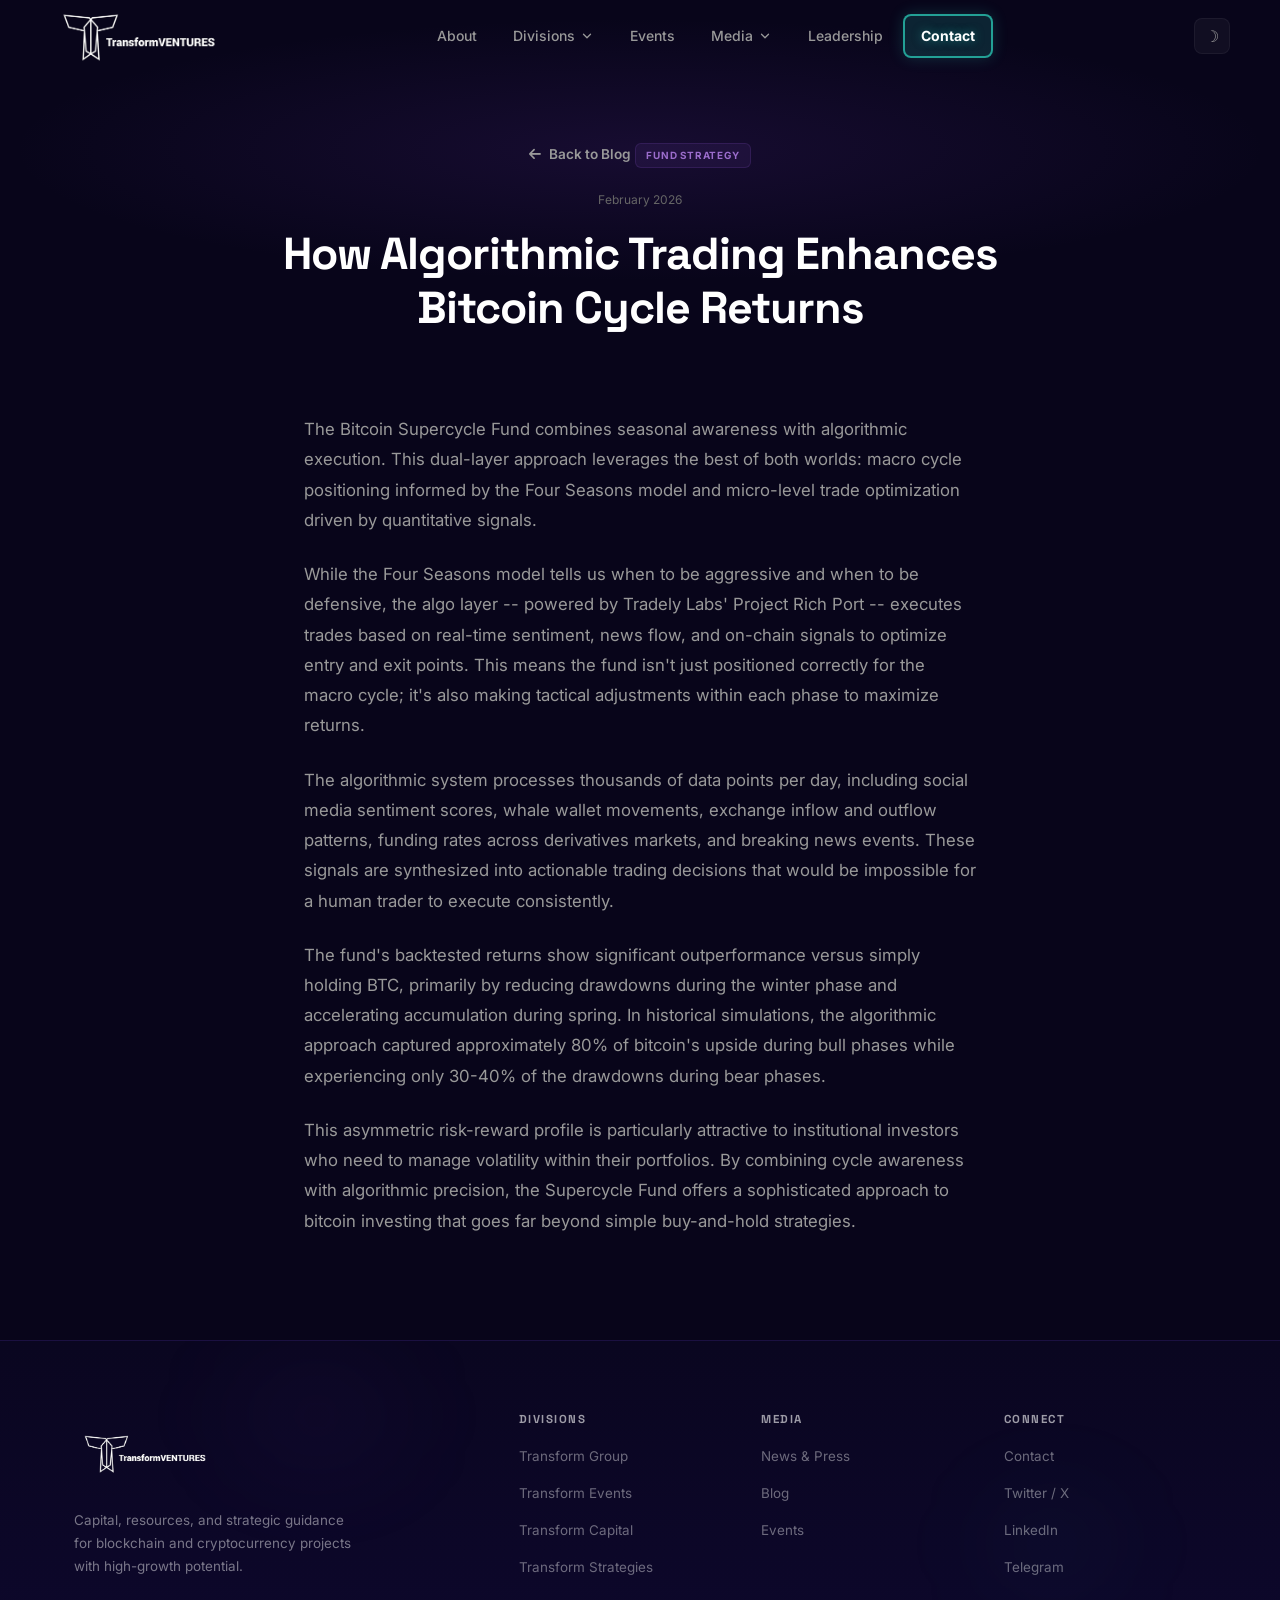
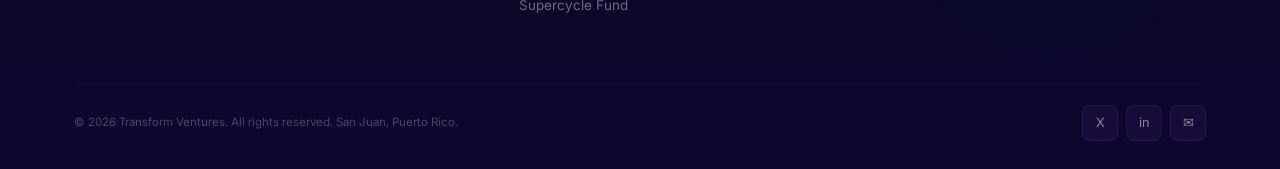
<file: blog/algorithmic-trading-bitcoin.html>
<!DOCTYPE html>
<html lang="en" data-theme="dark">
<head>
  <meta charset="UTF-8">
  <meta name="viewport" content="width=device-width, initial-scale=1.0">
  <title>How Algorithmic Trading Enhances Bitcoin Cycle Returns — Transform Ventures</title>
  <meta name="description" content="The Bitcoin Supercycle Fund combines seasonal awareness with algorithmic execution powered by Tradely Labs' Project Rich Port to optimize entry and exit points.">
  <meta name="keywords" content="algorithmic trading bitcoin, bitcoin trading strategy, Tradely Labs, Project Rich Port, Bitcoin Supercycle Fund, on-chain signals, Michael Terpin">
  <meta name="author" content="Transform Ventures">
  <meta name="robots" content="index, follow">
  <link rel="canonical" href="https://www.transformventures.io/blog/algorithmic-trading-bitcoin.html">
  <meta property="og:type" content="article">
  <meta property="og:title" content="How Algorithmic Trading Enhances Bitcoin Cycle Returns — Transform Ventures">
  <meta property="og:description" content="The Bitcoin Supercycle Fund combines seasonal awareness with algorithmic execution to optimize entry and exit points.">
  <meta property="og:url" content="https://www.transformventures.io/blog/algorithmic-trading-bitcoin.html">
  <meta property="og:image" content="https://www.transformventures.io/assets/logos/transform-ventures.png">
  <meta property="og:site_name" content="Transform Ventures">
  <meta name="twitter:card" content="summary_large_image">
  <meta name="twitter:title" content="How Algorithmic Trading Enhances Bitcoin Cycle Returns — Transform Ventures">
  <meta name="twitter:description" content="How algorithmic execution enhances bitcoin cycle returns through sentiment, news flow, and on-chain signals.">
  <meta name="twitter:image" content="https://www.transformventures.io/assets/logos/transform-ventures.png">
  <meta name="twitter:creator" content="@michaelterpin">
  <meta name="theme-color" content="#0e0628">
  <link rel="icon" type="image/png" href="../assets/logos/transform-ventures.png">
  <link rel="apple-touch-icon" href="../assets/logos/transform-ventures.png">
  <script type="application/ld+json">
  {
    "@context": "https://schema.org",
    "@type": "Article",
    "headline": "How Algorithmic Trading Enhances Bitcoin Cycle Returns",
    "description": "The Bitcoin Supercycle Fund combines seasonal awareness with algorithmic execution powered by Tradely Labs' Project Rich Port to optimize entry and exit points.",
    "url": "https://www.transformventures.io/blog/algorithmic-trading-bitcoin.html",
    "datePublished": "2026-02-01",
    "dateModified": "2026-02-01",
    "author": {
      "@type": "Person",
      "name": "Michael Terpin"
    },
    "publisher": {
      "@type": "Organization",
      "name": "Transform Ventures",
      "logo": {
        "@type": "ImageObject",
        "url": "https://www.transformventures.io/assets/logos/transform-ventures.png"
      }
    },
    "mainEntityOfPage": {
      "@type": "WebPage",
      "@id": "https://www.transformventures.io/blog/algorithmic-trading-bitcoin.html"
    }
  }
  </script>
  <link rel="preconnect" href="https://fonts.googleapis.com">
  <link rel="preconnect" href="https://fonts.gstatic.com" crossorigin>
  <link href="https://fonts.googleapis.com/css2?family=Inter:wght@300;400;500;600;700;800&family=Space+Grotesk:wght@400;500;600;700;800&display=swap" rel="stylesheet">
  <link rel="stylesheet" href="https://cdnjs.cloudflare.com/ajax/libs/font-awesome/6.5.1/css/all.min.css">
  <link rel="stylesheet" href="../styles.css?v=20260414g">
  <link rel="stylesheet" href="../custom.css?v=20260414g">
  <style>
    .blog-post-hero {
      padding: 140px 24px 40px;
      text-align: center;
      position: relative;
    }
    .blog-post-hero::before {
      content: '';
      position: absolute;
      inset: 0;
      z-index: -1;
      background: radial-gradient(ellipse 70% 50% at 50% 40%, rgba(91, 45, 153, 0.18), transparent 70%);
    }
    .blog-post-hero .blog-tag {
      display: inline-block;
      font-size: 0.62rem;
      font-weight: 700;
      color: #9b6dcc;
      text-transform: uppercase;
      letter-spacing: 0.8px;
      background: rgba(124, 77, 189, 0.1);
      border: 1px solid rgba(124, 77, 189, 0.2);
      padding: 3px 10px;
      border-radius: 6px;
      margin-bottom: 12px;
    }
    .blog-post-hero .blog-date {
      font-size: 0.75rem;
      color: var(--text-muted);
      margin-bottom: 16px;
    }
    .blog-post-hero h1 {
      font-size: clamp(1.8rem, 4.5vw, 2.8rem);
      font-weight: 800;
      letter-spacing: -1px;
      margin-bottom: 0;
      max-width: 720px;
      margin-left: auto;
      margin-right: auto;
      line-height: 1.2;
    }
    .blog-back {
      display: inline-flex;
      align-items: center;
      gap: 8px;
      color: var(--text-secondary);
      text-decoration: none;
      font-size: 0.85rem;
      font-weight: 600;
      margin-bottom: 24px;
      transition: color 0.2s;
    }
    .blog-back:hover { color: #5eecd5; }
    .blog-post-content {
      max-width: 720px;
      margin: 0 auto;
      padding: 40px 24px 80px;
      font-size: 1.05rem;
      line-height: 1.8;
      color: var(--text-secondary);
    }
    .blog-post-content p {
      margin-bottom: 24px;
    }
    [data-theme="light"] .blog-back { color: #5a5870; }
    [data-theme="light"] .blog-back:hover { color: #5b2d99; }
    @media (max-width: 640px) {
      .blog-post-hero { padding: 120px 20px 30px; }
      .blog-post-hero h1 { font-size: clamp(1.5rem, 6vw, 2.2rem); }
      .blog-post-content { padding: 30px 16px 60px; font-size: 1rem; }
    }
  </style>
</head>
<body>

<header id="header" class="scrolled">
  <div class="nav-inner">
    <a href="../" class="nav-logo" aria-label="Home">
      <img src="../assets/logos/transform-ventures-white.png" alt="Transform Ventures" id="navLogo">
    </a>
    <ul class="nav-links">
      <li><a href="../#about">About</a></li>
      <li class="nav-dropdown">
        <a href="../#divisions">Divisions<svg class="chev" viewBox="0 0 16 16" fill="none"><path d="M4 6l4 4 4-4" stroke="currentColor" stroke-width="1.5" stroke-linecap="round" stroke-linejoin="round"/></svg></a>
        <div class="ddm">
          <a href="../#about"><div class="dd-icon"><i class="fa-solid fa-bullhorn"></i></div><div class="dd-text"><span>Transform Group</span><small>Communications & PR</small></div></a>
          <a href="../#events"><div class="dd-icon"><i class="fa-solid fa-calendar-days"></i></div><div class="dd-text"><span>Transform Events</span><small>Tokenize / BitAngels / Tiger Mansion</small></div></a>
          <a href="../#capital"><div class="dd-icon"><i class="fa-solid fa-building-columns"></i></div><div class="dd-text"><span>Transform Capital</span><small>Family office</small></div></a>
          <a href="../#strategies"><div class="dd-icon"><i class="fa-solid fa-compass"></i></div><div class="dd-text"><span>Transform Strategies</span><small>Advisory & consulting</small></div></a>
          <a href="../#fund"><div class="dd-icon"><i class="fa-brands fa-bitcoin"></i></div><div class="dd-text"><span>Bitcoin Supercycle Fund</span><small>BTC investment fund</small></div></a>
        </div>
      </li>
      <li><a href="../#events">Events</a></li>
      <li class="nav-dropdown">
        <a href="#">Media<svg class="chev" viewBox="0 0 16 16" fill="none"><path d="M4 6l4 4 4-4" stroke="currentColor" stroke-width="1.5" stroke-linecap="round" stroke-linejoin="round"/></svg></a>
        <div class="ddm">
          <a href="../news.html"><div class="dd-icon"><i class="fa-solid fa-newspaper"></i></div><div class="dd-text"><span>News & Press</span><small>Interviews & media coverage</small></div></a>
          <a href="../blog.html"><div class="dd-icon"><i class="fa-solid fa-pen-nib"></i></div><div class="dd-text"><span>Blog</span><small>Insights & analysis</small></div></a>
        </div>
      </li>
      <li><a href="../#leadership">Leadership</a></li>
      <li><a href="../#contact" class="nav-cta">Contact</a></li>
    </ul>
    <div style="display:flex;align-items:center;gap:8px">
      <button class="theme-toggle" id="themeToggle" aria-label="Toggle theme">&#9789;</button>
    </div>
  </div>
</header>

<main>
<section class="blog-post-hero">
  <div class="container">
    <a href="../blog.html" class="blog-back"><i class="fa-solid fa-arrow-left"></i> Back to Blog</a>
    <span class="blog-tag">Fund Strategy</span>
    <div class="blog-date">February 2026</div>
    <h1>How Algorithmic Trading Enhances Bitcoin Cycle Returns</h1>
  </div>
</section>

<article class="blog-post-content">
  <p>The Bitcoin Supercycle Fund combines seasonal awareness with algorithmic execution. This dual-layer approach leverages the best of both worlds: macro cycle positioning informed by the Four Seasons model and micro-level trade optimization driven by quantitative signals.</p>

  <p>While the Four Seasons model tells us when to be aggressive and when to be defensive, the algo layer -- powered by Tradely Labs' Project Rich Port -- executes trades based on real-time sentiment, news flow, and on-chain signals to optimize entry and exit points. This means the fund isn't just positioned correctly for the macro cycle; it's also making tactical adjustments within each phase to maximize returns.</p>

  <p>The algorithmic system processes thousands of data points per day, including social media sentiment scores, whale wallet movements, exchange inflow and outflow patterns, funding rates across derivatives markets, and breaking news events. These signals are synthesized into actionable trading decisions that would be impossible for a human trader to execute consistently.</p>

  <p>The fund's backtested returns show significant outperformance versus simply holding BTC, primarily by reducing drawdowns during the winter phase and accelerating accumulation during spring. In historical simulations, the algorithmic approach captured approximately 80% of bitcoin's upside during bull phases while experiencing only 30-40% of the drawdowns during bear phases.</p>

  <p>This asymmetric risk-reward profile is particularly attractive to institutional investors who need to manage volatility within their portfolios. By combining cycle awareness with algorithmic precision, the Supercycle Fund offers a sophisticated approach to bitcoin investing that goes far beyond simple buy-and-hold strategies.</p>
</article>
</main>

<footer>
  <div class="container">
    <div class="ft-top">
      <div class="ft-brand">
        <img src="../assets/logos/transform-ventures-white.png" alt="Transform Ventures" id="footerLogo">
        <p>Capital, resources, and strategic guidance for blockchain and cryptocurrency projects with high-growth potential.</p>
      </div>
      <div class="ft-col"><h4>Divisions</h4><ul><li><a href="../#about">Transform Group</a></li><li><a href="../#events">Transform Events</a></li><li><a href="../#capital">Transform Capital</a></li><li><a href="../#strategies">Transform Strategies</a></li><li><a href="../#fund">Supercycle Fund</a></li></ul></div>
      <div class="ft-col"><h4>Media</h4><ul><li><a href="../news.html">News & Press</a></li><li><a href="../blog.html">Blog</a></li><li><a href="../#events">Events</a></li></ul></div>
      <div class="ft-col"><h4>Connect</h4><ul><li><a href="../#contact">Contact</a></li><li><a href="https://x.com/michaelterpin" target="_blank" rel="noopener">Twitter / X</a></li><li><a href="https://www.linkedin.com/company/transform-ventures/" target="_blank" rel="noopener">LinkedIn</a></li><li><a href="https://t.me/michaelterpin" target="_blank" rel="noopener">Telegram</a></li></ul></div>
    </div>
    <div class="ft-bottom">
      <p>&copy; 2026 Transform Ventures. All rights reserved. San Juan, Puerto Rico.</p>
      <div class="ft-social"><a href="https://x.com/michaelterpin" target="_blank" rel="noopener" aria-label="X / Twitter">X</a><a href="https://www.linkedin.com/company/transform-ventures/" target="_blank" rel="noopener" aria-label="LinkedIn">in</a><a href="mailto:info@transformventures.io" aria-label="Email">&#9993;</a></div>
    </div>
  </div>
</footer>

<script>
addEventListener('scroll',()=>{document.getElementById('header').classList.toggle('scrolled',scrollY>50)});
const toggle=document.getElementById('themeToggle');
const navLogo=document.getElementById('navLogo');
const footerLogo=document.getElementById('footerLogo');
const whiteLogo='../assets/logos/transform-ventures-white.png';
function setTheme(theme){
  document.documentElement.setAttribute('data-theme',theme);
  localStorage.setItem('theme',theme);
  toggle.innerHTML=theme==='dark'?'&#9788;':'&#9789;';
  navLogo.src=whiteLogo;
  footerLogo.src=whiteLogo;
}
toggle.addEventListener('click',()=>{
  const current=document.documentElement.getAttribute('data-theme');
  setTheme(current==='dark'?'light':'dark');
});
const saved=localStorage.getItem('theme');
if(saved)setTheme(saved);
</script>
</body>
</html>
</file>
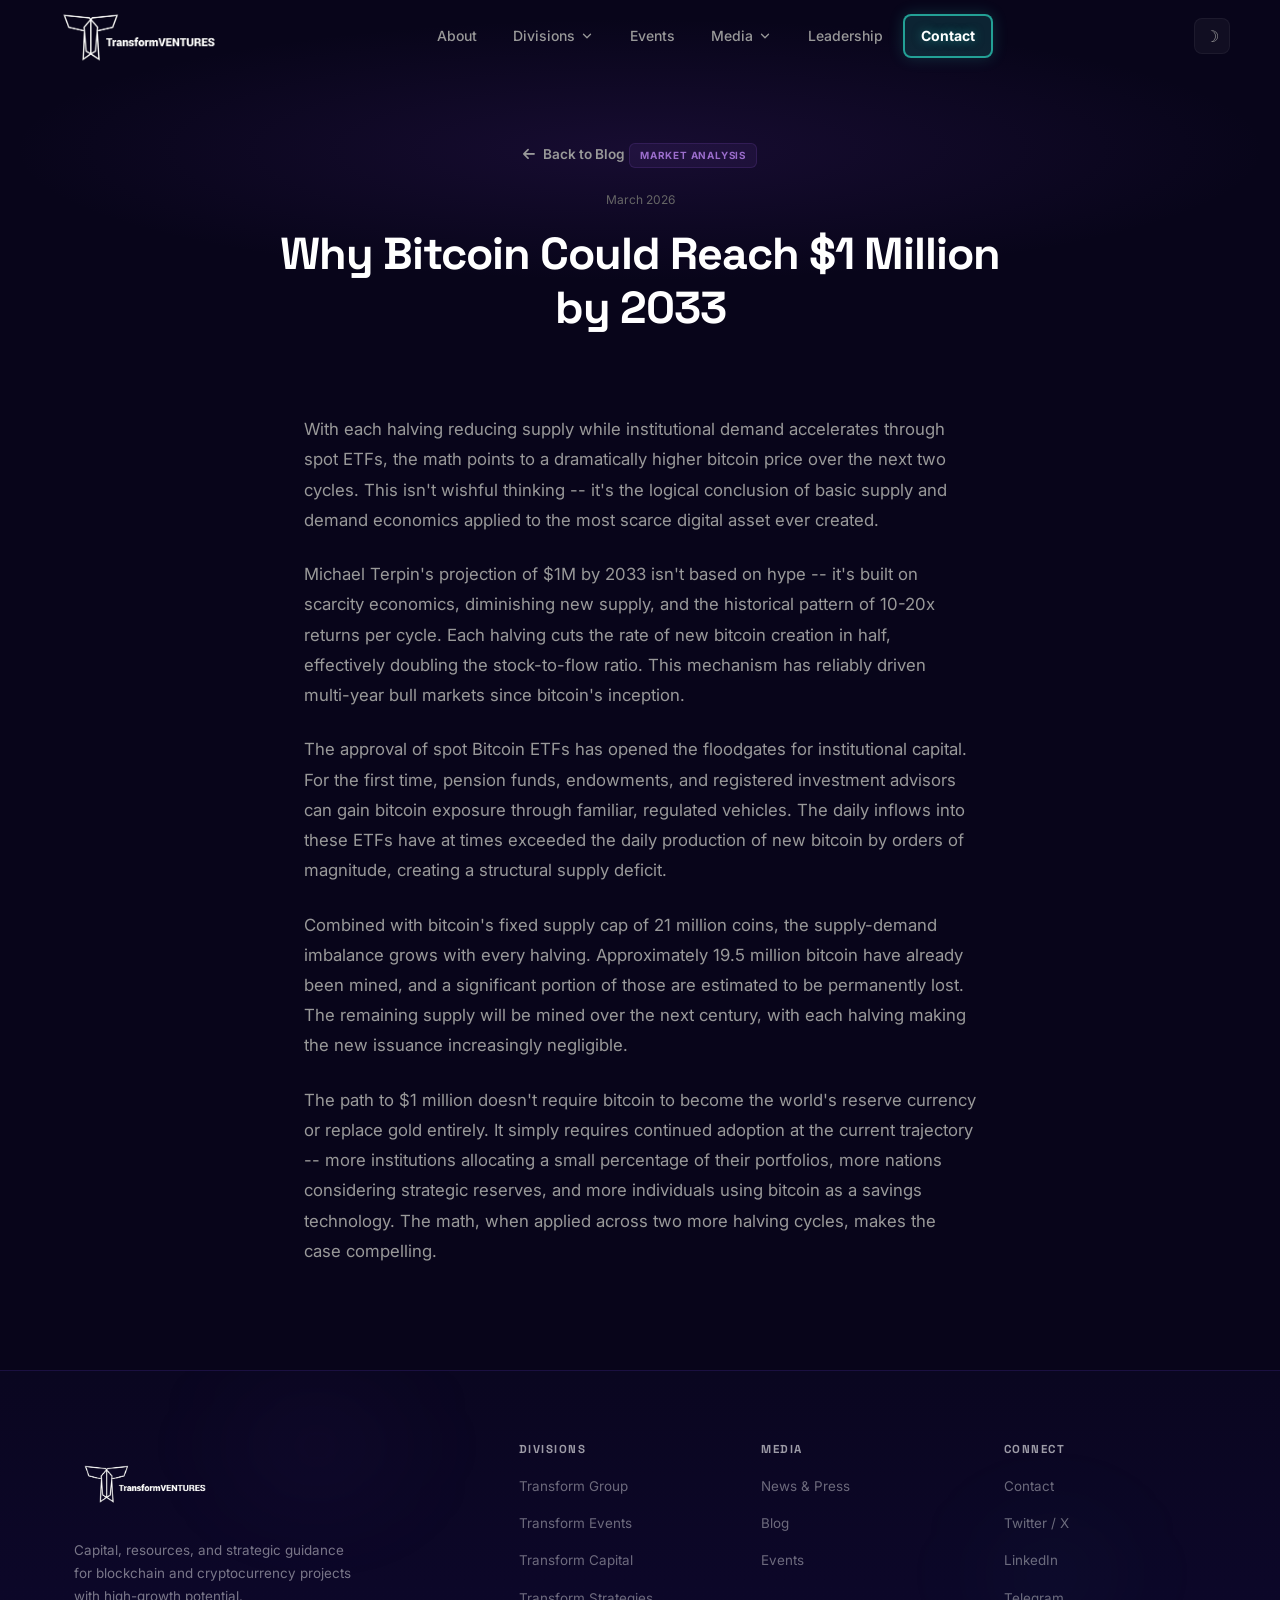
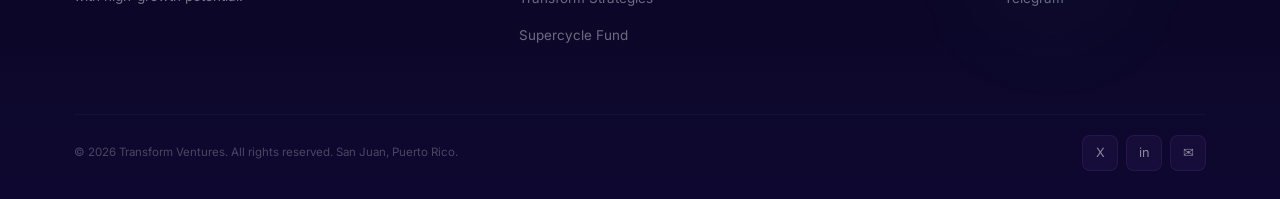
<file: blog/bitcoin-one-million-by-2033.html>
<!DOCTYPE html>
<html lang="en" data-theme="dark">
<head>
  <meta charset="UTF-8">
  <meta name="viewport" content="width=device-width, initial-scale=1.0">
  <title>Why Bitcoin Could Reach $1 Million by 2033 — Transform Ventures</title>
  <meta name="description" content="Michael Terpin's projection of $1M bitcoin by 2033 is built on scarcity economics, diminishing supply, and historical 10-20x returns per halving cycle.">
  <meta name="keywords" content="bitcoin $1 million, bitcoin price prediction 2033, Michael Terpin, bitcoin halving, spot Bitcoin ETF, bitcoin scarcity, Transform Ventures">
  <meta name="author" content="Transform Ventures">
  <meta name="robots" content="index, follow">
  <link rel="canonical" href="https://www.transformventures.io/blog/bitcoin-one-million-by-2033.html">
  <meta property="og:type" content="article">
  <meta property="og:title" content="Why Bitcoin Could Reach $1 Million by 2033 — Transform Ventures">
  <meta property="og:description" content="Michael Terpin's projection of $1M bitcoin by 2033 is built on scarcity economics, diminishing supply, and historical 10-20x returns per cycle.">
  <meta property="og:url" content="https://www.transformventures.io/blog/bitcoin-one-million-by-2033.html">
  <meta property="og:image" content="https://www.transformventures.io/assets/logos/transform-ventures.png">
  <meta property="og:site_name" content="Transform Ventures">
  <meta name="twitter:card" content="summary_large_image">
  <meta name="twitter:title" content="Why Bitcoin Could Reach $1 Million by 2033 — Transform Ventures">
  <meta name="twitter:description" content="Michael Terpin's projection of $1M bitcoin by 2033 is built on scarcity economics and historical cycle returns.">
  <meta name="twitter:image" content="https://www.transformventures.io/assets/logos/transform-ventures.png">
  <meta name="twitter:creator" content="@michaelterpin">
  <meta name="theme-color" content="#0e0628">
  <link rel="icon" type="image/png" href="../assets/logos/transform-ventures.png">
  <link rel="apple-touch-icon" href="../assets/logos/transform-ventures.png">
  <script type="application/ld+json">
  {
    "@context": "https://schema.org",
    "@type": "Article",
    "headline": "Why Bitcoin Could Reach $1 Million by 2033",
    "description": "Michael Terpin's projection of $1M bitcoin by 2033 is built on scarcity economics, diminishing supply, and historical 10-20x returns per cycle.",
    "url": "https://www.transformventures.io/blog/bitcoin-one-million-by-2033.html",
    "datePublished": "2026-03-01",
    "dateModified": "2026-03-01",
    "author": {
      "@type": "Person",
      "name": "Michael Terpin"
    },
    "publisher": {
      "@type": "Organization",
      "name": "Transform Ventures",
      "logo": {
        "@type": "ImageObject",
        "url": "https://www.transformventures.io/assets/logos/transform-ventures.png"
      }
    },
    "mainEntityOfPage": {
      "@type": "WebPage",
      "@id": "https://www.transformventures.io/blog/bitcoin-one-million-by-2033.html"
    }
  }
  </script>
  <link rel="preconnect" href="https://fonts.googleapis.com">
  <link rel="preconnect" href="https://fonts.gstatic.com" crossorigin>
  <link href="https://fonts.googleapis.com/css2?family=Inter:wght@300;400;500;600;700;800&family=Space+Grotesk:wght@400;500;600;700;800&display=swap" rel="stylesheet">
  <link rel="stylesheet" href="https://cdnjs.cloudflare.com/ajax/libs/font-awesome/6.5.1/css/all.min.css">
  <link rel="stylesheet" href="../styles.css?v=20260414g">
  <link rel="stylesheet" href="../custom.css?v=20260414g">
  <style>
    .blog-post-hero {
      padding: 140px 24px 40px;
      text-align: center;
      position: relative;
    }
    .blog-post-hero::before {
      content: '';
      position: absolute;
      inset: 0;
      z-index: -1;
      background: radial-gradient(ellipse 70% 50% at 50% 40%, rgba(91, 45, 153, 0.18), transparent 70%);
    }
    .blog-post-hero .blog-tag {
      display: inline-block;
      font-size: 0.62rem;
      font-weight: 700;
      color: #9b6dcc;
      text-transform: uppercase;
      letter-spacing: 0.8px;
      background: rgba(124, 77, 189, 0.1);
      border: 1px solid rgba(124, 77, 189, 0.2);
      padding: 3px 10px;
      border-radius: 6px;
      margin-bottom: 12px;
    }
    .blog-post-hero .blog-date {
      font-size: 0.75rem;
      color: var(--text-muted);
      margin-bottom: 16px;
    }
    .blog-post-hero h1 {
      font-size: clamp(1.8rem, 4.5vw, 2.8rem);
      font-weight: 800;
      letter-spacing: -1px;
      margin-bottom: 0;
      max-width: 720px;
      margin-left: auto;
      margin-right: auto;
      line-height: 1.2;
    }
    .blog-back {
      display: inline-flex;
      align-items: center;
      gap: 8px;
      color: var(--text-secondary);
      text-decoration: none;
      font-size: 0.85rem;
      font-weight: 600;
      margin-bottom: 24px;
      transition: color 0.2s;
    }
    .blog-back:hover { color: #5eecd5; }
    .blog-post-content {
      max-width: 720px;
      margin: 0 auto;
      padding: 40px 24px 80px;
      font-size: 1.05rem;
      line-height: 1.8;
      color: var(--text-secondary);
    }
    .blog-post-content p {
      margin-bottom: 24px;
    }
    [data-theme="light"] .blog-back { color: #5a5870; }
    [data-theme="light"] .blog-back:hover { color: #5b2d99; }
    @media (max-width: 640px) {
      .blog-post-hero { padding: 120px 20px 30px; }
      .blog-post-hero h1 { font-size: clamp(1.5rem, 6vw, 2.2rem); }
      .blog-post-content { padding: 30px 16px 60px; font-size: 1rem; }
    }
  </style>
</head>
<body>

<header id="header" class="scrolled">
  <div class="nav-inner">
    <a href="../" class="nav-logo" aria-label="Home">
      <img src="../assets/logos/transform-ventures-white.png" alt="Transform Ventures" id="navLogo">
    </a>
    <ul class="nav-links">
      <li><a href="../#about">About</a></li>
      <li class="nav-dropdown">
        <a href="../#divisions">Divisions<svg class="chev" viewBox="0 0 16 16" fill="none"><path d="M4 6l4 4 4-4" stroke="currentColor" stroke-width="1.5" stroke-linecap="round" stroke-linejoin="round"/></svg></a>
        <div class="ddm">
          <a href="../#about"><div class="dd-icon"><i class="fa-solid fa-bullhorn"></i></div><div class="dd-text"><span>Transform Group</span><small>Communications & PR</small></div></a>
          <a href="../#events"><div class="dd-icon"><i class="fa-solid fa-calendar-days"></i></div><div class="dd-text"><span>Transform Events</span><small>Tokenize / BitAngels / Tiger Mansion</small></div></a>
          <a href="../#capital"><div class="dd-icon"><i class="fa-solid fa-building-columns"></i></div><div class="dd-text"><span>Transform Capital</span><small>Family office</small></div></a>
          <a href="../#strategies"><div class="dd-icon"><i class="fa-solid fa-compass"></i></div><div class="dd-text"><span>Transform Strategies</span><small>Advisory & consulting</small></div></a>
          <a href="../#fund"><div class="dd-icon"><i class="fa-brands fa-bitcoin"></i></div><div class="dd-text"><span>Bitcoin Supercycle Fund</span><small>BTC investment fund</small></div></a>
        </div>
      </li>
      <li><a href="../#events">Events</a></li>
      <li class="nav-dropdown">
        <a href="#">Media<svg class="chev" viewBox="0 0 16 16" fill="none"><path d="M4 6l4 4 4-4" stroke="currentColor" stroke-width="1.5" stroke-linecap="round" stroke-linejoin="round"/></svg></a>
        <div class="ddm">
          <a href="../news.html"><div class="dd-icon"><i class="fa-solid fa-newspaper"></i></div><div class="dd-text"><span>News & Press</span><small>Interviews & media coverage</small></div></a>
          <a href="../blog.html"><div class="dd-icon"><i class="fa-solid fa-pen-nib"></i></div><div class="dd-text"><span>Blog</span><small>Insights & analysis</small></div></a>
        </div>
      </li>
      <li><a href="../#leadership">Leadership</a></li>
      <li><a href="../#contact" class="nav-cta">Contact</a></li>
    </ul>
    <div style="display:flex;align-items:center;gap:8px">
      <button class="theme-toggle" id="themeToggle" aria-label="Toggle theme">&#9789;</button>
    </div>
  </div>
</header>

<main>
<section class="blog-post-hero">
  <div class="container">
    <a href="../blog.html" class="blog-back"><i class="fa-solid fa-arrow-left"></i> Back to Blog</a>
    <span class="blog-tag">Market Analysis</span>
    <div class="blog-date">March 2026</div>
    <h1>Why Bitcoin Could Reach $1 Million by 2033</h1>
  </div>
</section>

<article class="blog-post-content">
  <p>With each halving reducing supply while institutional demand accelerates through spot ETFs, the math points to a dramatically higher bitcoin price over the next two cycles. This isn't wishful thinking -- it's the logical conclusion of basic supply and demand economics applied to the most scarce digital asset ever created.</p>

  <p>Michael Terpin's projection of $1M by 2033 isn't based on hype -- it's built on scarcity economics, diminishing new supply, and the historical pattern of 10-20x returns per cycle. Each halving cuts the rate of new bitcoin creation in half, effectively doubling the stock-to-flow ratio. This mechanism has reliably driven multi-year bull markets since bitcoin's inception.</p>

  <p>The approval of spot Bitcoin ETFs has opened the floodgates for institutional capital. For the first time, pension funds, endowments, and registered investment advisors can gain bitcoin exposure through familiar, regulated vehicles. The daily inflows into these ETFs have at times exceeded the daily production of new bitcoin by orders of magnitude, creating a structural supply deficit.</p>

  <p>Combined with bitcoin's fixed supply cap of 21 million coins, the supply-demand imbalance grows with every halving. Approximately 19.5 million bitcoin have already been mined, and a significant portion of those are estimated to be permanently lost. The remaining supply will be mined over the next century, with each halving making the new issuance increasingly negligible.</p>

  <p>The path to $1 million doesn't require bitcoin to become the world's reserve currency or replace gold entirely. It simply requires continued adoption at the current trajectory -- more institutions allocating a small percentage of their portfolios, more nations considering strategic reserves, and more individuals using bitcoin as a savings technology. The math, when applied across two more halving cycles, makes the case compelling.</p>
</article>
</main>

<footer>
  <div class="container">
    <div class="ft-top">
      <div class="ft-brand">
        <img src="../assets/logos/transform-ventures-white.png" alt="Transform Ventures" id="footerLogo">
        <p>Capital, resources, and strategic guidance for blockchain and cryptocurrency projects with high-growth potential.</p>
      </div>
      <div class="ft-col"><h4>Divisions</h4><ul><li><a href="../#about">Transform Group</a></li><li><a href="../#events">Transform Events</a></li><li><a href="../#capital">Transform Capital</a></li><li><a href="../#strategies">Transform Strategies</a></li><li><a href="../#fund">Supercycle Fund</a></li></ul></div>
      <div class="ft-col"><h4>Media</h4><ul><li><a href="../news.html">News & Press</a></li><li><a href="../blog.html">Blog</a></li><li><a href="../#events">Events</a></li></ul></div>
      <div class="ft-col"><h4>Connect</h4><ul><li><a href="../#contact">Contact</a></li><li><a href="https://x.com/michaelterpin" target="_blank" rel="noopener">Twitter / X</a></li><li><a href="https://www.linkedin.com/company/transform-ventures/" target="_blank" rel="noopener">LinkedIn</a></li><li><a href="https://t.me/michaelterpin" target="_blank" rel="noopener">Telegram</a></li></ul></div>
    </div>
    <div class="ft-bottom">
      <p>&copy; 2026 Transform Ventures. All rights reserved. San Juan, Puerto Rico.</p>
      <div class="ft-social"><a href="https://x.com/michaelterpin" target="_blank" rel="noopener" aria-label="X / Twitter">X</a><a href="https://www.linkedin.com/company/transform-ventures/" target="_blank" rel="noopener" aria-label="LinkedIn">in</a><a href="mailto:info@transformventures.io" aria-label="Email">&#9993;</a></div>
    </div>
  </div>
</footer>

<script>
addEventListener('scroll',()=>{document.getElementById('header').classList.toggle('scrolled',scrollY>50)});
const toggle=document.getElementById('themeToggle');
const navLogo=document.getElementById('navLogo');
const footerLogo=document.getElementById('footerLogo');
const whiteLogo='../assets/logos/transform-ventures-white.png';
function setTheme(theme){
  document.documentElement.setAttribute('data-theme',theme);
  localStorage.setItem('theme',theme);
  toggle.innerHTML=theme==='dark'?'&#9788;':'&#9789;';
  navLogo.src=whiteLogo;
  footerLogo.src=whiteLogo;
}
toggle.addEventListener('click',()=>{
  const current=document.documentElement.getAttribute('data-theme');
  setTheme(current==='dark'?'light':'dark');
});
const saved=localStorage.getItem('theme');
if(saved)setTheme(saved);
</script>
</body>
</html>
</file>
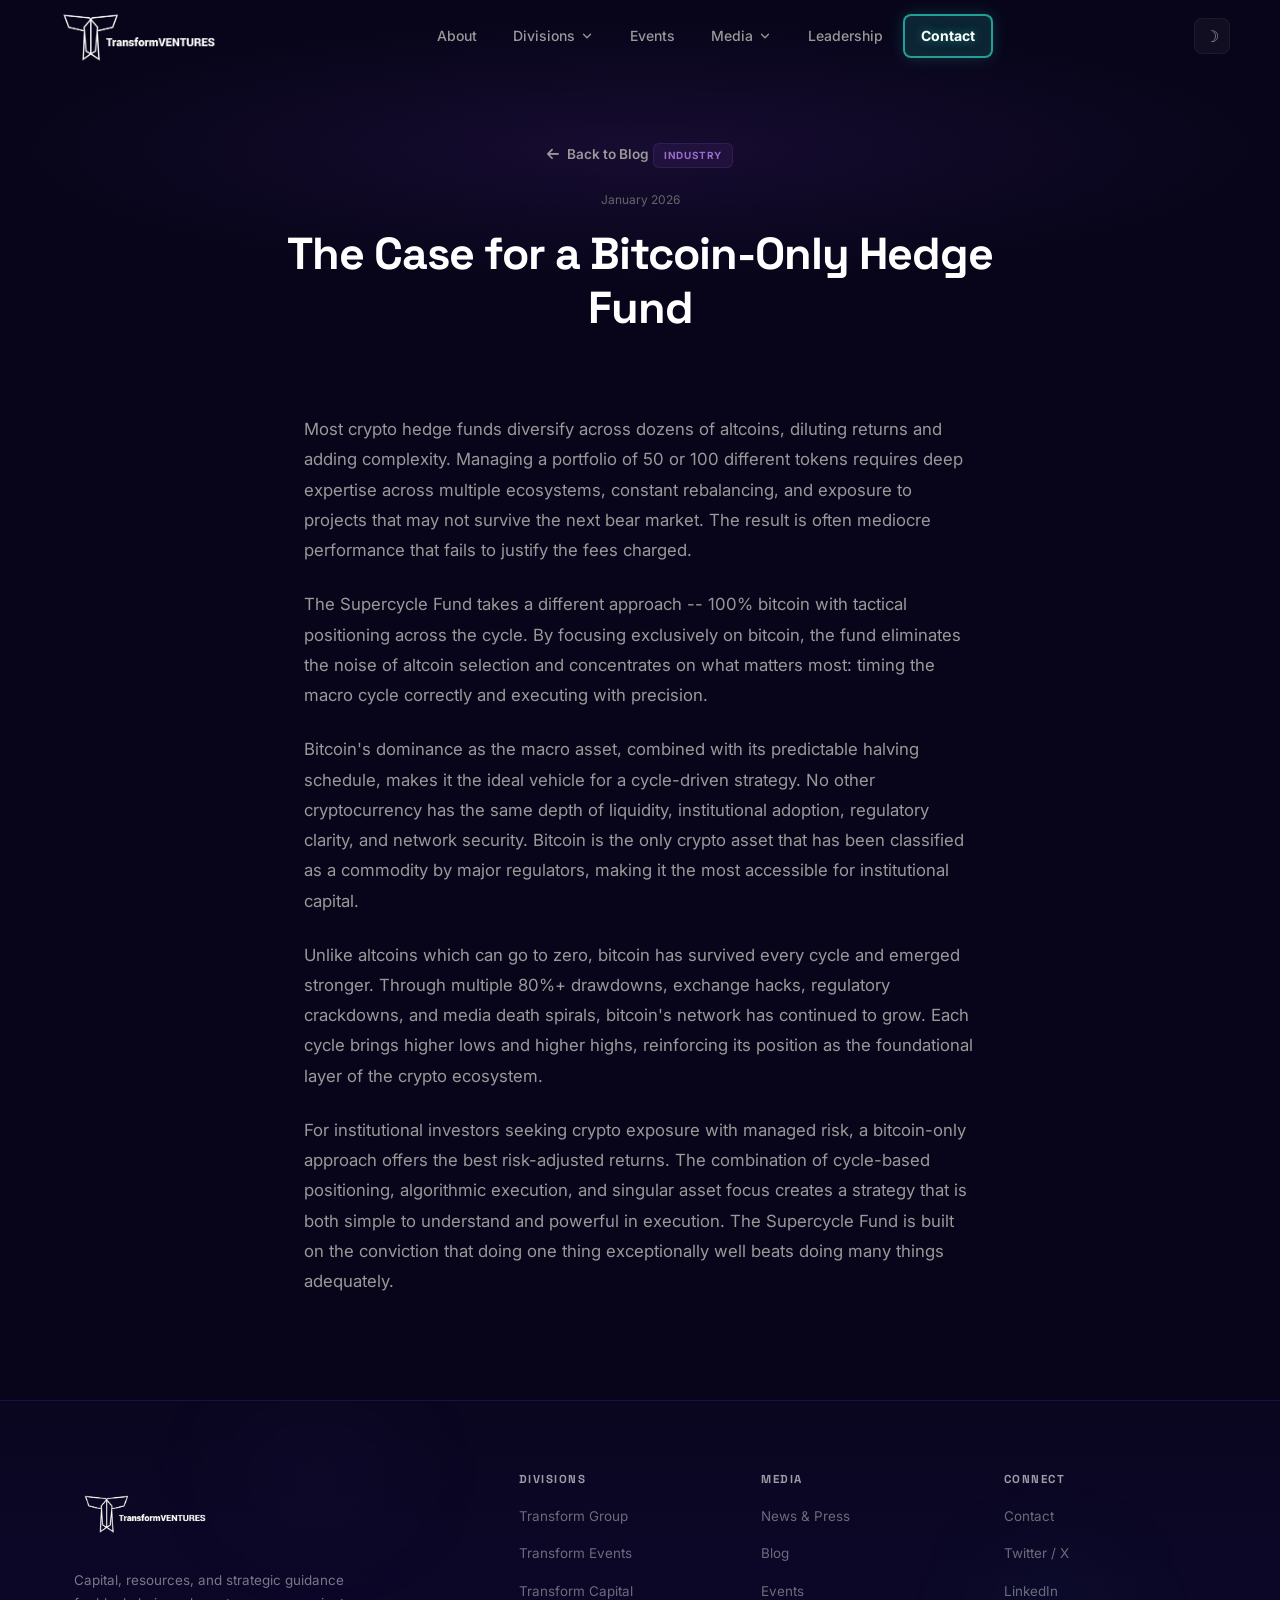
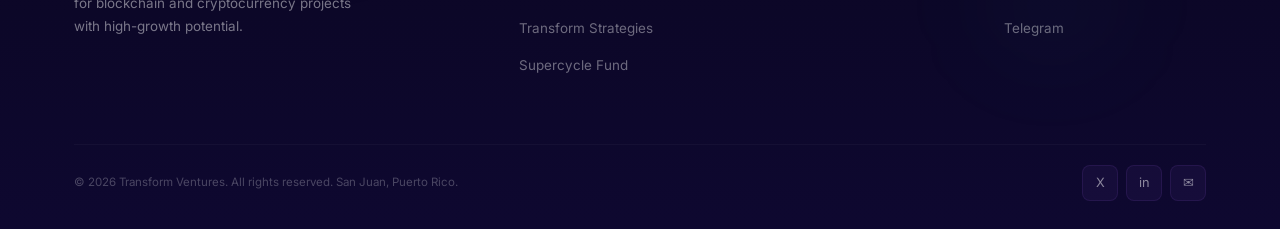
<file: blog/bitcoin-only-hedge-fund.html>
<!DOCTYPE html>
<html lang="en" data-theme="dark">
<head>
  <meta charset="UTF-8">
  <meta name="viewport" content="width=device-width, initial-scale=1.0">
  <title>The Case for a Bitcoin-Only Hedge Fund — Transform Ventures</title>
  <meta name="description" content="Why a 100% bitcoin hedge fund with tactical cycle positioning offers the best risk-adjusted returns for institutional crypto investors.">
  <meta name="keywords" content="bitcoin hedge fund, bitcoin-only fund, crypto hedge fund, Bitcoin Supercycle Fund, institutional bitcoin, Michael Terpin, Transform Ventures">
  <meta name="author" content="Transform Ventures">
  <meta name="robots" content="index, follow">
  <link rel="canonical" href="https://www.transformventures.io/blog/bitcoin-only-hedge-fund.html">
  <meta property="og:type" content="article">
  <meta property="og:title" content="The Case for a Bitcoin-Only Hedge Fund — Transform Ventures">
  <meta property="og:description" content="Why a 100% bitcoin hedge fund with tactical cycle positioning offers the best risk-adjusted returns.">
  <meta property="og:url" content="https://www.transformventures.io/blog/bitcoin-only-hedge-fund.html">
  <meta property="og:image" content="https://www.transformventures.io/assets/logos/transform-ventures.png">
  <meta property="og:site_name" content="Transform Ventures">
  <meta name="twitter:card" content="summary_large_image">
  <meta name="twitter:title" content="The Case for a Bitcoin-Only Hedge Fund — Transform Ventures">
  <meta name="twitter:description" content="Why a bitcoin-only approach with tactical cycle positioning offers the best risk-adjusted returns.">
  <meta name="twitter:image" content="https://www.transformventures.io/assets/logos/transform-ventures.png">
  <meta name="twitter:creator" content="@michaelterpin">
  <meta name="theme-color" content="#0e0628">
  <link rel="icon" type="image/png" href="../assets/logos/transform-ventures.png">
  <link rel="apple-touch-icon" href="../assets/logos/transform-ventures.png">
  <script type="application/ld+json">
  {
    "@context": "https://schema.org",
    "@type": "Article",
    "headline": "The Case for a Bitcoin-Only Hedge Fund",
    "description": "Why a 100% bitcoin hedge fund with tactical cycle positioning offers the best risk-adjusted returns for institutional crypto investors.",
    "url": "https://www.transformventures.io/blog/bitcoin-only-hedge-fund.html",
    "datePublished": "2026-01-01",
    "dateModified": "2026-01-01",
    "author": {
      "@type": "Person",
      "name": "Michael Terpin"
    },
    "publisher": {
      "@type": "Organization",
      "name": "Transform Ventures",
      "logo": {
        "@type": "ImageObject",
        "url": "https://www.transformventures.io/assets/logos/transform-ventures.png"
      }
    },
    "mainEntityOfPage": {
      "@type": "WebPage",
      "@id": "https://www.transformventures.io/blog/bitcoin-only-hedge-fund.html"
    }
  }
  </script>
  <link rel="preconnect" href="https://fonts.googleapis.com">
  <link rel="preconnect" href="https://fonts.gstatic.com" crossorigin>
  <link href="https://fonts.googleapis.com/css2?family=Inter:wght@300;400;500;600;700;800&family=Space+Grotesk:wght@400;500;600;700;800&display=swap" rel="stylesheet">
  <link rel="stylesheet" href="https://cdnjs.cloudflare.com/ajax/libs/font-awesome/6.5.1/css/all.min.css">
  <link rel="stylesheet" href="../styles.css?v=20260414g">
  <link rel="stylesheet" href="../custom.css?v=20260414g">
  <style>
    .blog-post-hero {
      padding: 140px 24px 40px;
      text-align: center;
      position: relative;
    }
    .blog-post-hero::before {
      content: '';
      position: absolute;
      inset: 0;
      z-index: -1;
      background: radial-gradient(ellipse 70% 50% at 50% 40%, rgba(91, 45, 153, 0.18), transparent 70%);
    }
    .blog-post-hero .blog-tag {
      display: inline-block;
      font-size: 0.62rem;
      font-weight: 700;
      color: #9b6dcc;
      text-transform: uppercase;
      letter-spacing: 0.8px;
      background: rgba(124, 77, 189, 0.1);
      border: 1px solid rgba(124, 77, 189, 0.2);
      padding: 3px 10px;
      border-radius: 6px;
      margin-bottom: 12px;
    }
    .blog-post-hero .blog-date {
      font-size: 0.75rem;
      color: var(--text-muted);
      margin-bottom: 16px;
    }
    .blog-post-hero h1 {
      font-size: clamp(1.8rem, 4.5vw, 2.8rem);
      font-weight: 800;
      letter-spacing: -1px;
      margin-bottom: 0;
      max-width: 720px;
      margin-left: auto;
      margin-right: auto;
      line-height: 1.2;
    }
    .blog-back {
      display: inline-flex;
      align-items: center;
      gap: 8px;
      color: var(--text-secondary);
      text-decoration: none;
      font-size: 0.85rem;
      font-weight: 600;
      margin-bottom: 24px;
      transition: color 0.2s;
    }
    .blog-back:hover { color: #5eecd5; }
    .blog-post-content {
      max-width: 720px;
      margin: 0 auto;
      padding: 40px 24px 80px;
      font-size: 1.05rem;
      line-height: 1.8;
      color: var(--text-secondary);
    }
    .blog-post-content p {
      margin-bottom: 24px;
    }
    [data-theme="light"] .blog-back { color: #5a5870; }
    [data-theme="light"] .blog-back:hover { color: #5b2d99; }
    @media (max-width: 640px) {
      .blog-post-hero { padding: 120px 20px 30px; }
      .blog-post-hero h1 { font-size: clamp(1.5rem, 6vw, 2.2rem); }
      .blog-post-content { padding: 30px 16px 60px; font-size: 1rem; }
    }
  </style>
</head>
<body>

<header id="header" class="scrolled">
  <div class="nav-inner">
    <a href="../" class="nav-logo" aria-label="Home">
      <img src="../assets/logos/transform-ventures-white.png" alt="Transform Ventures" id="navLogo">
    </a>
    <ul class="nav-links">
      <li><a href="../#about">About</a></li>
      <li class="nav-dropdown">
        <a href="../#divisions">Divisions<svg class="chev" viewBox="0 0 16 16" fill="none"><path d="M4 6l4 4 4-4" stroke="currentColor" stroke-width="1.5" stroke-linecap="round" stroke-linejoin="round"/></svg></a>
        <div class="ddm">
          <a href="../#about"><div class="dd-icon"><i class="fa-solid fa-bullhorn"></i></div><div class="dd-text"><span>Transform Group</span><small>Communications & PR</small></div></a>
          <a href="../#events"><div class="dd-icon"><i class="fa-solid fa-calendar-days"></i></div><div class="dd-text"><span>Transform Events</span><small>Tokenize / BitAngels / Tiger Mansion</small></div></a>
          <a href="../#capital"><div class="dd-icon"><i class="fa-solid fa-building-columns"></i></div><div class="dd-text"><span>Transform Capital</span><small>Family office</small></div></a>
          <a href="../#strategies"><div class="dd-icon"><i class="fa-solid fa-compass"></i></div><div class="dd-text"><span>Transform Strategies</span><small>Advisory & consulting</small></div></a>
          <a href="../#fund"><div class="dd-icon"><i class="fa-brands fa-bitcoin"></i></div><div class="dd-text"><span>Bitcoin Supercycle Fund</span><small>BTC investment fund</small></div></a>
        </div>
      </li>
      <li><a href="../#events">Events</a></li>
      <li class="nav-dropdown">
        <a href="#">Media<svg class="chev" viewBox="0 0 16 16" fill="none"><path d="M4 6l4 4 4-4" stroke="currentColor" stroke-width="1.5" stroke-linecap="round" stroke-linejoin="round"/></svg></a>
        <div class="ddm">
          <a href="../news.html"><div class="dd-icon"><i class="fa-solid fa-newspaper"></i></div><div class="dd-text"><span>News & Press</span><small>Interviews & media coverage</small></div></a>
          <a href="../blog.html"><div class="dd-icon"><i class="fa-solid fa-pen-nib"></i></div><div class="dd-text"><span>Blog</span><small>Insights & analysis</small></div></a>
        </div>
      </li>
      <li><a href="../#leadership">Leadership</a></li>
      <li><a href="../#contact" class="nav-cta">Contact</a></li>
    </ul>
    <div style="display:flex;align-items:center;gap:8px">
      <button class="theme-toggle" id="themeToggle" aria-label="Toggle theme">&#9789;</button>
    </div>
  </div>
</header>

<main>
<section class="blog-post-hero">
  <div class="container">
    <a href="../blog.html" class="blog-back"><i class="fa-solid fa-arrow-left"></i> Back to Blog</a>
    <span class="blog-tag">Industry</span>
    <div class="blog-date">January 2026</div>
    <h1>The Case for a Bitcoin-Only Hedge Fund</h1>
  </div>
</section>

<article class="blog-post-content">
  <p>Most crypto hedge funds diversify across dozens of altcoins, diluting returns and adding complexity. Managing a portfolio of 50 or 100 different tokens requires deep expertise across multiple ecosystems, constant rebalancing, and exposure to projects that may not survive the next bear market. The result is often mediocre performance that fails to justify the fees charged.</p>

  <p>The Supercycle Fund takes a different approach -- 100% bitcoin with tactical positioning across the cycle. By focusing exclusively on bitcoin, the fund eliminates the noise of altcoin selection and concentrates on what matters most: timing the macro cycle correctly and executing with precision.</p>

  <p>Bitcoin's dominance as the macro asset, combined with its predictable halving schedule, makes it the ideal vehicle for a cycle-driven strategy. No other cryptocurrency has the same depth of liquidity, institutional adoption, regulatory clarity, and network security. Bitcoin is the only crypto asset that has been classified as a commodity by major regulators, making it the most accessible for institutional capital.</p>

  <p>Unlike altcoins which can go to zero, bitcoin has survived every cycle and emerged stronger. Through multiple 80%+ drawdowns, exchange hacks, regulatory crackdowns, and media death spirals, bitcoin's network has continued to grow. Each cycle brings higher lows and higher highs, reinforcing its position as the foundational layer of the crypto ecosystem.</p>

  <p>For institutional investors seeking crypto exposure with managed risk, a bitcoin-only approach offers the best risk-adjusted returns. The combination of cycle-based positioning, algorithmic execution, and singular asset focus creates a strategy that is both simple to understand and powerful in execution. The Supercycle Fund is built on the conviction that doing one thing exceptionally well beats doing many things adequately.</p>
</article>
</main>

<footer>
  <div class="container">
    <div class="ft-top">
      <div class="ft-brand">
        <img src="../assets/logos/transform-ventures-white.png" alt="Transform Ventures" id="footerLogo">
        <p>Capital, resources, and strategic guidance for blockchain and cryptocurrency projects with high-growth potential.</p>
      </div>
      <div class="ft-col"><h4>Divisions</h4><ul><li><a href="../#about">Transform Group</a></li><li><a href="../#events">Transform Events</a></li><li><a href="../#capital">Transform Capital</a></li><li><a href="../#strategies">Transform Strategies</a></li><li><a href="../#fund">Supercycle Fund</a></li></ul></div>
      <div class="ft-col"><h4>Media</h4><ul><li><a href="../news.html">News & Press</a></li><li><a href="../blog.html">Blog</a></li><li><a href="../#events">Events</a></li></ul></div>
      <div class="ft-col"><h4>Connect</h4><ul><li><a href="../#contact">Contact</a></li><li><a href="https://x.com/michaelterpin" target="_blank" rel="noopener">Twitter / X</a></li><li><a href="https://www.linkedin.com/company/transform-ventures/" target="_blank" rel="noopener">LinkedIn</a></li><li><a href="https://t.me/michaelterpin" target="_blank" rel="noopener">Telegram</a></li></ul></div>
    </div>
    <div class="ft-bottom">
      <p>&copy; 2026 Transform Ventures. All rights reserved. San Juan, Puerto Rico.</p>
      <div class="ft-social"><a href="https://x.com/michaelterpin" target="_blank" rel="noopener" aria-label="X / Twitter">X</a><a href="https://www.linkedin.com/company/transform-ventures/" target="_blank" rel="noopener" aria-label="LinkedIn">in</a><a href="mailto:info@transformventures.io" aria-label="Email">&#9993;</a></div>
    </div>
  </div>
</footer>

<script>
addEventListener('scroll',()=>{document.getElementById('header').classList.toggle('scrolled',scrollY>50)});
const toggle=document.getElementById('themeToggle');
const navLogo=document.getElementById('navLogo');
const footerLogo=document.getElementById('footerLogo');
const whiteLogo='../assets/logos/transform-ventures-white.png';
function setTheme(theme){
  document.documentElement.setAttribute('data-theme',theme);
  localStorage.setItem('theme',theme);
  toggle.innerHTML=theme==='dark'?'&#9788;':'&#9789;';
  navLogo.src=whiteLogo;
  footerLogo.src=whiteLogo;
}
toggle.addEventListener('click',()=>{
  const current=document.documentElement.getAttribute('data-theme');
  setTheme(current==='dark'?'light':'dark');
});
const saved=localStorage.getItem('theme');
if(saved)setTheme(saved);
</script>
</body>
</html>
</file>
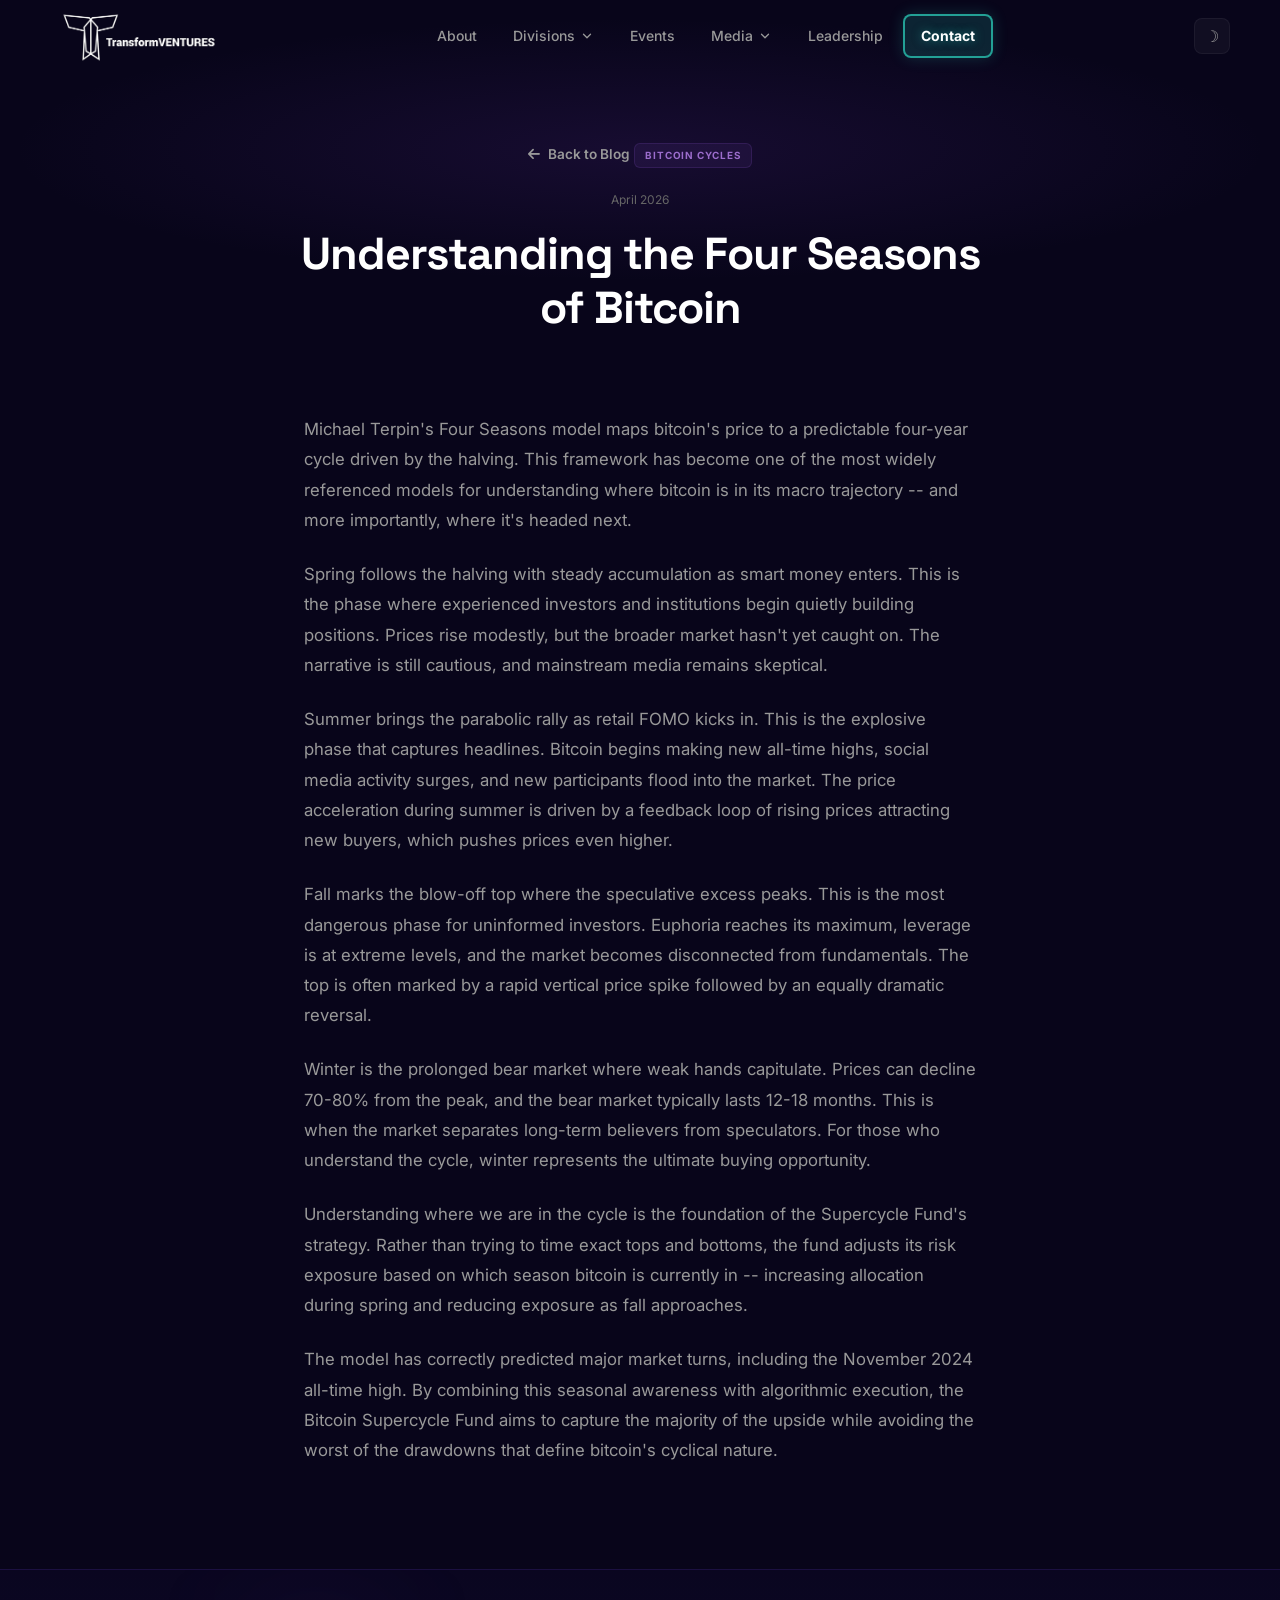
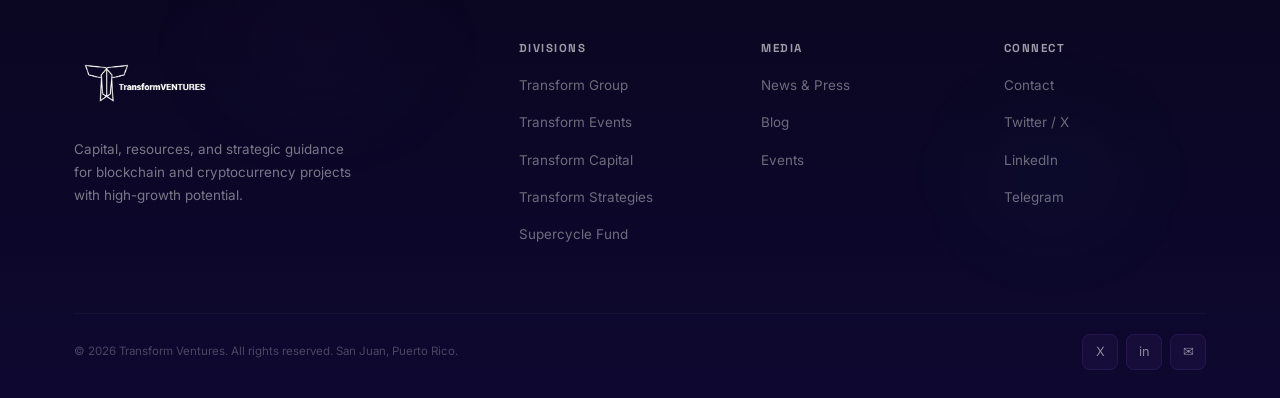
<file: blog/four-seasons-of-bitcoin.html>
<!DOCTYPE html>
<html lang="en" data-theme="dark">
<head>
  <meta charset="UTF-8">
  <meta name="viewport" content="width=device-width, initial-scale=1.0">
  <title>Understanding the Four Seasons of Bitcoin — Transform Ventures</title>
  <meta name="description" content="Michael Terpin's Four Seasons model maps bitcoin's price to a predictable four-year cycle driven by the halving. Learn about Spring, Summer, Fall, and Winter phases.">
  <meta name="keywords" content="Four Seasons of Bitcoin, bitcoin cycle, bitcoin halving, Michael Terpin, bitcoin seasons, crypto cycle prediction, Transform Ventures">
  <meta name="author" content="Transform Ventures">
  <meta name="robots" content="index, follow">
  <link rel="canonical" href="https://www.transformventures.io/blog/four-seasons-of-bitcoin.html">
  <meta property="og:type" content="article">
  <meta property="og:title" content="Understanding the Four Seasons of Bitcoin — Transform Ventures">
  <meta property="og:description" content="Michael Terpin's Four Seasons model maps bitcoin's price to a predictable four-year cycle driven by the halving.">
  <meta property="og:url" content="https://www.transformventures.io/blog/four-seasons-of-bitcoin.html">
  <meta property="og:image" content="https://www.transformventures.io/assets/logos/transform-ventures.png">
  <meta property="og:site_name" content="Transform Ventures">
  <meta name="twitter:card" content="summary_large_image">
  <meta name="twitter:title" content="Understanding the Four Seasons of Bitcoin — Transform Ventures">
  <meta name="twitter:description" content="Michael Terpin's Four Seasons model maps bitcoin's price to a predictable four-year cycle driven by the halving.">
  <meta name="twitter:image" content="https://www.transformventures.io/assets/logos/transform-ventures.png">
  <meta name="twitter:creator" content="@michaelterpin">
  <meta name="theme-color" content="#0e0628">
  <link rel="icon" type="image/png" href="../assets/logos/transform-ventures.png">
  <link rel="apple-touch-icon" href="../assets/logos/transform-ventures.png">
  <script type="application/ld+json">
  {
    "@context": "https://schema.org",
    "@type": "Article",
    "headline": "Understanding the Four Seasons of Bitcoin",
    "description": "Michael Terpin's Four Seasons model maps bitcoin's price to a predictable four-year cycle driven by the halving.",
    "url": "https://www.transformventures.io/blog/four-seasons-of-bitcoin.html",
    "datePublished": "2026-04-01",
    "dateModified": "2026-04-01",
    "author": {
      "@type": "Person",
      "name": "Michael Terpin"
    },
    "publisher": {
      "@type": "Organization",
      "name": "Transform Ventures",
      "logo": {
        "@type": "ImageObject",
        "url": "https://www.transformventures.io/assets/logos/transform-ventures.png"
      }
    },
    "mainEntityOfPage": {
      "@type": "WebPage",
      "@id": "https://www.transformventures.io/blog/four-seasons-of-bitcoin.html"
    }
  }
  </script>
  <link rel="preconnect" href="https://fonts.googleapis.com">
  <link rel="preconnect" href="https://fonts.gstatic.com" crossorigin>
  <link href="https://fonts.googleapis.com/css2?family=Inter:wght@300;400;500;600;700;800&family=Space+Grotesk:wght@400;500;600;700;800&display=swap" rel="stylesheet">
  <link rel="stylesheet" href="https://cdnjs.cloudflare.com/ajax/libs/font-awesome/6.5.1/css/all.min.css">
  <link rel="stylesheet" href="../styles.css?v=20260414g">
  <link rel="stylesheet" href="../custom.css?v=20260414g">
  <style>
    .blog-post-hero {
      padding: 140px 24px 40px;
      text-align: center;
      position: relative;
    }
    .blog-post-hero::before {
      content: '';
      position: absolute;
      inset: 0;
      z-index: -1;
      background: radial-gradient(ellipse 70% 50% at 50% 40%, rgba(91, 45, 153, 0.18), transparent 70%);
    }
    .blog-post-hero .blog-tag {
      display: inline-block;
      font-size: 0.62rem;
      font-weight: 700;
      color: #9b6dcc;
      text-transform: uppercase;
      letter-spacing: 0.8px;
      background: rgba(124, 77, 189, 0.1);
      border: 1px solid rgba(124, 77, 189, 0.2);
      padding: 3px 10px;
      border-radius: 6px;
      margin-bottom: 12px;
    }
    .blog-post-hero .blog-date {
      font-size: 0.75rem;
      color: var(--text-muted);
      margin-bottom: 16px;
    }
    .blog-post-hero h1 {
      font-size: clamp(1.8rem, 4.5vw, 2.8rem);
      font-weight: 800;
      letter-spacing: -1px;
      margin-bottom: 0;
      max-width: 720px;
      margin-left: auto;
      margin-right: auto;
      line-height: 1.2;
    }
    .blog-back {
      display: inline-flex;
      align-items: center;
      gap: 8px;
      color: var(--text-secondary);
      text-decoration: none;
      font-size: 0.85rem;
      font-weight: 600;
      margin-bottom: 24px;
      transition: color 0.2s;
    }
    .blog-back:hover { color: #5eecd5; }
    .blog-post-content {
      max-width: 720px;
      margin: 0 auto;
      padding: 40px 24px 80px;
      font-size: 1.05rem;
      line-height: 1.8;
      color: var(--text-secondary);
    }
    .blog-post-content p {
      margin-bottom: 24px;
    }
    [data-theme="light"] .blog-back { color: #5a5870; }
    [data-theme="light"] .blog-back:hover { color: #5b2d99; }
    @media (max-width: 640px) {
      .blog-post-hero { padding: 120px 20px 30px; }
      .blog-post-hero h1 { font-size: clamp(1.5rem, 6vw, 2.2rem); }
      .blog-post-content { padding: 30px 16px 60px; font-size: 1rem; }
    }
  </style>
</head>
<body>

<header id="header" class="scrolled">
  <div class="nav-inner">
    <a href="../" class="nav-logo" aria-label="Home">
      <img src="../assets/logos/transform-ventures-white.png" alt="Transform Ventures" id="navLogo">
    </a>
    <ul class="nav-links">
      <li><a href="../#about">About</a></li>
      <li class="nav-dropdown">
        <a href="../#divisions">Divisions<svg class="chev" viewBox="0 0 16 16" fill="none"><path d="M4 6l4 4 4-4" stroke="currentColor" stroke-width="1.5" stroke-linecap="round" stroke-linejoin="round"/></svg></a>
        <div class="ddm">
          <a href="../#about"><div class="dd-icon"><i class="fa-solid fa-bullhorn"></i></div><div class="dd-text"><span>Transform Group</span><small>Communications & PR</small></div></a>
          <a href="../#events"><div class="dd-icon"><i class="fa-solid fa-calendar-days"></i></div><div class="dd-text"><span>Transform Events</span><small>Tokenize / BitAngels / Tiger Mansion</small></div></a>
          <a href="../#capital"><div class="dd-icon"><i class="fa-solid fa-building-columns"></i></div><div class="dd-text"><span>Transform Capital</span><small>Family office</small></div></a>
          <a href="../#strategies"><div class="dd-icon"><i class="fa-solid fa-compass"></i></div><div class="dd-text"><span>Transform Strategies</span><small>Advisory & consulting</small></div></a>
          <a href="../#fund"><div class="dd-icon"><i class="fa-brands fa-bitcoin"></i></div><div class="dd-text"><span>Bitcoin Supercycle Fund</span><small>BTC investment fund</small></div></a>
        </div>
      </li>
      <li><a href="../#events">Events</a></li>
      <li class="nav-dropdown">
        <a href="#">Media<svg class="chev" viewBox="0 0 16 16" fill="none"><path d="M4 6l4 4 4-4" stroke="currentColor" stroke-width="1.5" stroke-linecap="round" stroke-linejoin="round"/></svg></a>
        <div class="ddm">
          <a href="../news.html"><div class="dd-icon"><i class="fa-solid fa-newspaper"></i></div><div class="dd-text"><span>News & Press</span><small>Interviews & media coverage</small></div></a>
          <a href="../blog.html"><div class="dd-icon"><i class="fa-solid fa-pen-nib"></i></div><div class="dd-text"><span>Blog</span><small>Insights & analysis</small></div></a>
        </div>
      </li>
      <li><a href="../#leadership">Leadership</a></li>
      <li><a href="../#contact" class="nav-cta">Contact</a></li>
    </ul>
    <div style="display:flex;align-items:center;gap:8px">
      <button class="theme-toggle" id="themeToggle" aria-label="Toggle theme">&#9789;</button>
    </div>
  </div>
</header>

<main>
<section class="blog-post-hero">
  <div class="container">
    <a href="../blog.html" class="blog-back"><i class="fa-solid fa-arrow-left"></i> Back to Blog</a>
    <span class="blog-tag">Bitcoin Cycles</span>
    <div class="blog-date">April 2026</div>
    <h1>Understanding the Four Seasons of Bitcoin</h1>
  </div>
</section>

<article class="blog-post-content">
  <p>Michael Terpin's Four Seasons model maps bitcoin's price to a predictable four-year cycle driven by the halving. This framework has become one of the most widely referenced models for understanding where bitcoin is in its macro trajectory -- and more importantly, where it's headed next.</p>

  <p>Spring follows the halving with steady accumulation as smart money enters. This is the phase where experienced investors and institutions begin quietly building positions. Prices rise modestly, but the broader market hasn't yet caught on. The narrative is still cautious, and mainstream media remains skeptical.</p>

  <p>Summer brings the parabolic rally as retail FOMO kicks in. This is the explosive phase that captures headlines. Bitcoin begins making new all-time highs, social media activity surges, and new participants flood into the market. The price acceleration during summer is driven by a feedback loop of rising prices attracting new buyers, which pushes prices even higher.</p>

  <p>Fall marks the blow-off top where the speculative excess peaks. This is the most dangerous phase for uninformed investors. Euphoria reaches its maximum, leverage is at extreme levels, and the market becomes disconnected from fundamentals. The top is often marked by a rapid vertical price spike followed by an equally dramatic reversal.</p>

  <p>Winter is the prolonged bear market where weak hands capitulate. Prices can decline 70-80% from the peak, and the bear market typically lasts 12-18 months. This is when the market separates long-term believers from speculators. For those who understand the cycle, winter represents the ultimate buying opportunity.</p>

  <p>Understanding where we are in the cycle is the foundation of the Supercycle Fund's strategy. Rather than trying to time exact tops and bottoms, the fund adjusts its risk exposure based on which season bitcoin is currently in -- increasing allocation during spring and reducing exposure as fall approaches.</p>

  <p>The model has correctly predicted major market turns, including the November 2024 all-time high. By combining this seasonal awareness with algorithmic execution, the Bitcoin Supercycle Fund aims to capture the majority of the upside while avoiding the worst of the drawdowns that define bitcoin's cyclical nature.</p>
</article>
</main>

<footer>
  <div class="container">
    <div class="ft-top">
      <div class="ft-brand">
        <img src="../assets/logos/transform-ventures-white.png" alt="Transform Ventures" id="footerLogo">
        <p>Capital, resources, and strategic guidance for blockchain and cryptocurrency projects with high-growth potential.</p>
      </div>
      <div class="ft-col"><h4>Divisions</h4><ul><li><a href="../#about">Transform Group</a></li><li><a href="../#events">Transform Events</a></li><li><a href="../#capital">Transform Capital</a></li><li><a href="../#strategies">Transform Strategies</a></li><li><a href="../#fund">Supercycle Fund</a></li></ul></div>
      <div class="ft-col"><h4>Media</h4><ul><li><a href="../news.html">News & Press</a></li><li><a href="../blog.html">Blog</a></li><li><a href="../#events">Events</a></li></ul></div>
      <div class="ft-col"><h4>Connect</h4><ul><li><a href="../#contact">Contact</a></li><li><a href="https://x.com/michaelterpin" target="_blank" rel="noopener">Twitter / X</a></li><li><a href="https://www.linkedin.com/company/transform-ventures/" target="_blank" rel="noopener">LinkedIn</a></li><li><a href="https://t.me/michaelterpin" target="_blank" rel="noopener">Telegram</a></li></ul></div>
    </div>
    <div class="ft-bottom">
      <p>&copy; 2026 Transform Ventures. All rights reserved. San Juan, Puerto Rico.</p>
      <div class="ft-social"><a href="https://x.com/michaelterpin" target="_blank" rel="noopener" aria-label="X / Twitter">X</a><a href="https://www.linkedin.com/company/transform-ventures/" target="_blank" rel="noopener" aria-label="LinkedIn">in</a><a href="mailto:info@transformventures.io" aria-label="Email">&#9993;</a></div>
    </div>
  </div>
</footer>

<script>
addEventListener('scroll',()=>{document.getElementById('header').classList.toggle('scrolled',scrollY>50)});
const toggle=document.getElementById('themeToggle');
const navLogo=document.getElementById('navLogo');
const footerLogo=document.getElementById('footerLogo');
const whiteLogo='../assets/logos/transform-ventures-white.png';
function setTheme(theme){
  document.documentElement.setAttribute('data-theme',theme);
  localStorage.setItem('theme',theme);
  toggle.innerHTML=theme==='dark'?'&#9788;':'&#9789;';
  navLogo.src=whiteLogo;
  footerLogo.src=whiteLogo;
}
toggle.addEventListener('click',()=>{
  const current=document.documentElement.getAttribute('data-theme');
  setTheme(current==='dark'?'light':'dark');
});
const saved=localStorage.getItem('theme');
if(saved)setTheme(saved);
</script>
</body>
</html>
</file>
<file: styles.css>
/* ===================================================
   Transform Ventures — Main Stylesheet
   =================================================== */

/* ===== THEME VARIABLES ===== */
:root,[data-theme="light"]{
  --bg:#faf9fc;
  --bg-subtle:#f1eff6;
  --bg-card:#ffffff;
  --border:rgba(124,77,189,.08);
  --border-hover:rgba(124,77,189,.3);
  --text:#2d2b3d;
  --text-secondary:#5a5870;
  --text-muted:#8886a0;
  --heading:#1a1830;
  --nav-bg:rgba(20,10,40,0);
  --nav-bg-scrolled:rgba(20,10,40,.95);
  --nav-link:rgba(255,255,255,.7);
  --nav-link-hover:#fff;
  --nav-hover-bg:rgba(255,255,255,.08);
  --dropdown-bg:rgba(20,10,40,.97);
  --dropdown-shadow:0 20px 60px rgba(0,0,0,.3);
  --dropdown-hover:rgba(124,77,189,.15);
  --dd-text:#ddd;
  --dd-sub:#888;
  --btn-s-bg:rgba(255,255,255,.08);
  --btn-s-border:rgba(255,255,255,.2);
  --btn-s-color:#fff;
  --card-shadow:0 1px 3px rgba(124,77,189,.04),0 8px 24px rgba(124,77,189,.05);
  --card-hover-shadow:0 8px 40px rgba(124,77,189,.12);
  --stat-number:#5b2d99;
  --tag-bg:rgba(124,77,189,.06);
  --tag-color:#7c4dbd;
  --tl-bg:#fff;
  --tl-border:rgba(124,77,189,.06);
  --fund-bg:linear-gradient(135deg,#1a0a3e,#2d1570);
  --fund-border:rgba(247,167,47,.2);
  --fund-book-bg:rgba(247,167,47,.08);
  --input-bg:#fff;
  --input-border:rgba(124,77,189,.1);
  --input-color:#1a1830;
  --input-placeholder:#aaa;
  --footer-text:#8886a0;
  --footer-link:#8886a0;
  --footer-link-hover:#5b2d99;
  --footer-border:rgba(124,77,189,.06);
  --footer-bottom-text:#bbb;
  --social-bg:rgba(255,255,255,.06);
  --social-border:rgba(255,255,255,.1);
  --social-color:rgba(255,255,255,.5);
  --logo-bar-opacity:.6;
  --logo-bar-hover:.9;
  --brand-text-opacity:.3;
  --brand-text-hover:.6;
  --mobile-nav-bg:rgba(20,10,40,.98);
}

[data-theme="dark"]{
  --bg:#08051a;
  --bg-subtle:rgba(255,255,255,.02);
  --bg-card:rgba(255,255,255,.02);
  --bg-card-hover:rgba(255,255,255,.04);
  --border:rgba(255,255,255,.05);
  --border-hover:rgba(124,77,189,.2);
  --text:#b8b8cc;
  --text-secondary:#999;
  --text-muted:#666;
  --heading:#ffffff;
  --nav-bg:rgba(8,5,26,0);
  --nav-bg-scrolled:rgba(8,5,26,.9);
  --nav-link:#999;
  --nav-link-hover:#fff;
  --nav-hover-bg:rgba(255,255,255,.04);
  --dropdown-bg:rgba(14,10,30,.97);
  --dropdown-shadow:0 20px 60px rgba(0,0,0,.4);
  --dropdown-hover:rgba(124,77,189,.1);
  --dd-text:#ddd;
  --dd-sub:#666;
  --hero-glow:rgba(91,45,153,.18);
  --badge-bg:rgba(124,77,189,.08);
  --badge-border:rgba(124,77,189,.18);
  --btn-s-bg:rgba(255,255,255,.04);
  --btn-s-border:rgba(255,255,255,.08);
  --btn-s-color:#fff;
  --card-shadow:none;
  --card-hover-shadow:0 16px 48px rgba(0,0,0,.2);
  --stat-number:#2dd4bf;
  --tag-bg:rgba(124,77,189,.06);
  --tag-color:#9b6dcc;
  --tl-bg:rgba(255,255,255,.02);
  --tl-border:rgba(255,255,255,.03);
  --fund-bg:rgba(247,167,47,.03);
  --fund-border:rgba(247,167,47,.1);
  --fund-book-bg:rgba(247,167,47,.05);
  --input-bg:rgba(255,255,255,.03);
  --input-border:rgba(255,255,255,.06);
  --input-color:#fff;
  --input-placeholder:#444;
  --footer-bg:transparent;
  --footer-text:#444;
  --footer-link:#555;
  --footer-link-hover:#b88de6;
  --footer-border:rgba(255,255,255,.03);
  --footer-bottom-text:#333;
  --social-bg:rgba(255,255,255,.03);
  --social-border:rgba(255,255,255,.04);
  --social-color:#555;
  --logo-filter:brightness(10);
  --logo-bar-opacity:.3;
  --logo-bar-hover:.65;
  --brand-text-opacity:.15;
  --brand-text-hover:.35;
  --mobile-nav-bg:rgba(8,5,26,.98);
}

/* ===== RESET & BASE ===== */
*,*::before,*::after{margin:0;padding:0;box-sizing:border-box}
html{scroll-behavior:smooth}
body{font-family:'Inter',sans-serif;background:var(--bg);color:var(--text);line-height:1.7;overflow-x:hidden;transition:background .4s,color .4s}
h1,h2,h3,h4{font-family:'Space Grotesk',sans-serif;color:var(--heading);line-height:1.12;transition:color .4s}
a{text-decoration:none;color:inherit;transition:all .3s}
img{max-width:100%;display:block}
.container{max-width:1180px;margin:0 auto;padding:0 24px}
::selection{background:rgba(124,77,189,.2);color:#fff}

/* Screen reader only */
.sr-only{position:absolute;width:1px;height:1px;padding:0;margin:-1px;overflow:hidden;clip:rect(0,0,0,0);white-space:nowrap;border:0}

/* ===== ANIMATIONS ===== */
.rv{opacity:0;transform:translateY(30px);transition:opacity .7s ease,transform .7s ease}
.rv.vis{opacity:1;transform:none}
.rd1{transition-delay:.08s}.rd2{transition-delay:.16s}.rd3{transition-delay:.24s}.rd4{transition-delay:.32s}.rd5{transition-delay:.4s}
@keyframes blink{0%,100%{opacity:1}50%{opacity:.3}}

/* ===== NAV ===== */
header{position:fixed;top:0;left:0;right:0;z-index:100;padding:0 24px;transition:all .35s;background:var(--nav-bg);backdrop-filter:blur(0)}
header.scrolled{background:var(--nav-bg-scrolled);backdrop-filter:blur(20px);border-bottom:1px solid var(--border)}
.nav-inner{max-width:1180px;margin:0 auto;display:flex;align-items:center;justify-content:space-between;height:72px}
.nav-logo{display:flex;align-items:center}
.nav-logo img{height:52px;width:auto}
[data-theme="light"] .theme-toggle{background:rgba(255,255,255,.08);border-color:rgba(255,255,255,.12);color:rgba(255,255,255,.6)}
[data-theme="light"] .theme-toggle:hover{border-color:rgba(255,255,255,.25);color:#fff}
[data-theme="light"] .nav-toggle span{background:#fff}
.nav-links{display:flex;gap:4px;list-style:none;align-items:center}
.nav-links>li>a{font-size:.875rem;font-weight:500;color:var(--nav-link);padding:8px 16px;border-radius:8px;display:flex;align-items:center;gap:5px}
.nav-links>li>a:hover{color:var(--nav-link-hover);background:var(--nav-hover-bg)}
.nav-dropdown{position:relative}
.chev{width:14px;height:14px;transition:transform .3s}
.nav-dropdown:hover .chev{transform:rotate(180deg)}
.ddm{position:absolute;top:calc(100% + 8px);left:50%;transform:translateX(-50%) translateY(8px);background:var(--dropdown-bg);backdrop-filter:blur(20px);border:1px solid var(--border);border-radius:14px;padding:8px;min-width:260px;opacity:0;visibility:hidden;transition:all .25s ease;box-shadow:var(--dropdown-shadow)}
.nav-dropdown:hover .ddm{opacity:1;visibility:visible;transform:translateX(-50%) translateY(0)}
.ddm a{display:flex;align-items:center;gap:12px;padding:10px 14px;border-radius:10px;font-size:.84rem;color:var(--text-secondary)}
.ddm a:hover{background:var(--dropdown-hover);color:var(--heading)}
.dd-icon{width:32px;height:32px;min-width:32px;background:rgba(124,77,189,.08);border-radius:8px;display:flex;align-items:center;justify-content:center;font-size:.8rem;color:#9b6dcc}
.dd-text span{font-weight:600;color:var(--dd-text);font-size:.84rem;display:block}
.dd-text small{color:var(--dd-sub);font-size:.7rem}
.nav-cta{background:linear-gradient(135deg,#2dd4bf,#20b8a5);color:#fff!important;padding:9px 22px;border-radius:8px;font-weight:600;font-size:.85rem}
.nav-cta:hover{transform:translateY(-1px);box-shadow:0 6px 20px rgba(45,212,191,.25)}
.theme-toggle{background:var(--nav-hover-bg);border:1px solid var(--border);border-radius:8px;width:36px;height:36px;display:flex;align-items:center;justify-content:center;cursor:pointer;font-size:1rem;transition:all .3s;color:var(--text-secondary);margin-left:8px}
.theme-toggle:hover{border-color:var(--border-hover);color:#7c4dbd}
.nav-toggle{display:none;background:none;border:none;cursor:pointer;width:40px;height:40px;position:relative}
.nav-toggle span{display:block;width:20px;height:2px;background:var(--heading);position:absolute;left:10px;transition:all .3s}
.nav-toggle span:nth-child(1){top:13px}.nav-toggle span:nth-child(2){top:19px}.nav-toggle span:nth-child(3){top:25px}
.nav-toggle.active span:nth-child(1){top:19px;transform:rotate(45deg)}.nav-toggle.active span:nth-child(2){opacity:0}.nav-toggle.active span:nth-child(3){top:19px;transform:rotate(-45deg)}

/* ===== HERO ===== */
.hero{min-height:100vh;display:flex;align-items:center;text-align:center;position:relative;padding:120px 24px 80px}
.hero-bg{position:absolute;inset:0;z-index:-1;transition:background .5s}
[data-theme="light"] .hero-bg{background:linear-gradient(160deg,#0e0628 0%,#1a0d40 30%,#2a1560 60%,#3d1b8e 100%)}
[data-theme="light"] .hero{color:#fff}
[data-theme="light"] .hero h1{color:#fff}
[data-theme="light"] .hero-sub{color:rgba(255,255,255,.6)}
[data-theme="light"] .hero-badge{background:rgba(255,255,255,.06);border-color:rgba(255,255,255,.12);color:rgba(255,255,255,.7)}
[data-theme="light"] .hero-brands{opacity:.35}
[data-theme="dark"] .hero-bg{background:radial-gradient(ellipse 70% 50% at 50% 40%,rgba(91,45,153,.18),transparent 70%)}
.hero-badge{display:inline-flex;align-items:center;gap:8px;background:var(--badge-bg);border:1px solid var(--badge-border);color:#9b6dcc;font-size:.72rem;font-weight:600;padding:7px 18px;border-radius:100px;text-transform:uppercase;letter-spacing:1.5px;margin-bottom:28px}
.hero-badge .dot{width:6px;height:6px;background:#2dd4bf;border-radius:50%;animation:blink 2s ease-in-out infinite}
.hero h1{font-size:clamp(2.8rem,6vw,4.5rem);font-weight:800;letter-spacing:-2px;margin-bottom:24px}
.hero h1 .accent{background:linear-gradient(135deg,#7c4dbd,#2dd4bf);-webkit-background-clip:text;-webkit-text-fill-color:transparent;background-clip:text}
.hero-sub{font-size:1.1rem;color:var(--text-secondary);max-width:540px;margin:0 auto 40px;line-height:1.8}
.hero-buttons{display:flex;gap:14px;justify-content:center;flex-wrap:wrap;margin-bottom:56px}
.btn-p{background:linear-gradient(135deg,#2dd4bf,#20b8a5);color:#000;padding:14px 32px;border-radius:10px;font-weight:700;font-size:.95rem;border:none;cursor:pointer;transition:transform .2s,box-shadow .3s;display:inline-block}
.btn-p:hover{transform:translateY(-2px);box-shadow:0 8px 28px rgba(45,212,191,.3)}
.btn-s{background:var(--btn-s-bg);color:var(--btn-s-color);padding:14px 32px;border-radius:10px;font-weight:600;font-size:.95rem;border:1px solid var(--btn-s-border);display:inline-block}
.btn-s:hover{border-color:rgba(124,77,189,.3);color:#7c4dbd}
.hero-brands{display:flex;gap:32px;justify-content:center;align-items:center;flex-wrap:wrap;opacity:var(--logo-bar-opacity)}
.hero-brands img{height:24px;width:auto}

/* ===== SECTIONS ===== */
.section{padding:110px 0;position:relative}
.section-label{color:#7c4dbd;font-size:.72rem;font-weight:600;text-transform:uppercase;letter-spacing:2.5px;margin-bottom:12px}
.section-title{font-size:clamp(2rem,4vw,2.8rem);font-weight:700;letter-spacing:-1px;margin-bottom:16px}
.section-desc{color:var(--text-secondary);font-size:1rem;max-width:520px;margin-bottom:48px;line-height:1.8}
.tc{text-align:center}.tc .section-desc{margin-left:auto;margin-right:auto}
.section-alt{background:var(--bg-subtle);transition:background .4s}

/* ===== DIVISIONS ===== */
.div-grid{display:grid;grid-template-columns:repeat(3,1fr);gap:16px}
.div-row2{display:grid;grid-template-columns:repeat(2,1fr);gap:16px;max-width:790px;margin:16px auto 0}
.dcard{background:var(--bg-card);border:1px solid var(--border);border-radius:16px;padding:32px;transition:all .3s;box-shadow:var(--card-shadow)}
.dcard:hover{border-color:var(--border-hover);transform:translateY(-4px);box-shadow:var(--card-hover-shadow)}
.dcard-icon{width:52px;height:52px;border-radius:14px;display:flex;align-items:center;justify-content:center;margin-bottom:20px;font-size:1.2rem;color:#fff;transition:all .4s;position:relative;z-index:1}
.dcard-icon img{width:26px;height:auto;filter:brightness(10)}
.dcard:hover .dcard-icon{transform:scale(1.1) rotate(-5deg)}
.dcard .dcard-icon{background:linear-gradient(135deg,#7c4dbd,#5b2d99);box-shadow:0 4px 14px rgba(124,77,189,.25)}
.dcard:nth-child(2) .dcard-icon{background:linear-gradient(135deg,#2dd4bf,#18a898);box-shadow:0 4px 14px rgba(45,212,191,.25)}
.dcard:nth-child(3) .dcard-icon{background:linear-gradient(135deg,#f7a72f,#e8841a);box-shadow:0 4px 14px rgba(247,167,47,.25)}
.dcard h3{font-size:1.15rem;margin-bottom:8px}
.dcard p{color:var(--text-secondary);font-size:.86rem;line-height:1.7}
.dcard-tag{display:inline-block;margin-top:16px;background:var(--tag-bg);color:var(--tag-color);font-size:.68rem;font-weight:600;padding:5px 14px;border-radius:8px;text-transform:uppercase;letter-spacing:.5px}

/* ===== ABOUT ===== */
.about-grid{display:grid;grid-template-columns:1fr 1fr;gap:72px;align-items:center}
.about-stats{display:grid;grid-template-columns:1fr 1fr;gap:14px;margin-top:36px}
.stat-box{background:var(--bg-card);border:1px solid var(--border);border-radius:14px;padding:22px;text-align:center;transition:all .3s;box-shadow:var(--card-shadow)}
.stat-box:hover{border-color:var(--border-hover);transform:translateY(-2px)}
.stat-box .number{font-family:'Space Grotesk',sans-serif;font-size:2.2rem;font-weight:800;color:#7c4dbd}
.stat-box .label{font-size:.74rem;color:var(--text-muted);margin-top:4px}
.about-visual{background:var(--tl-bg);border:1px solid var(--border);border-radius:20px;padding:40px;transition:background .4s}
.tl-item{display:flex;gap:16px;padding:16px 0;border-bottom:1px solid var(--tl-border);transition:padding-left .3s}
.tl-item:last-child{border:none}.tl-item:hover{padding-left:8px}
.tl-dot{width:8px;height:8px;min-width:8px;background:#7c4dbd;border-radius:50%;margin-top:8px}
.tl-item:hover .tl-dot{background:#2dd4bf}
.tl-item h4{font-size:.9rem;margin-bottom:3px}.tl-item p{font-size:.8rem;color:var(--text-muted)}

/* ===== EVENTS ===== */
.ev-grid{display:grid;grid-template-columns:repeat(3,1fr);gap:20px}
.ev-card{background:var(--bg-card);border:1px solid var(--border);border-radius:18px;overflow:hidden;transition:all .3s;box-shadow:var(--card-shadow)}
.ev-card:hover{transform:translateY(-5px);box-shadow:var(--card-hover-shadow);border-color:var(--border-hover)}
.ev-banner{height:180px;display:flex;align-items:center;justify-content:center;position:relative}
[data-theme="light"] .ev-banner.tokenize{background:linear-gradient(135deg,#4a2090,#7c4dbd)}
[data-theme="light"] .ev-banner.bitangels{background:linear-gradient(135deg,#2a4580,#3a6ab0)}
[data-theme="light"] .ev-banner.tigermansion{background:linear-gradient(135deg,#5a3d1a,#8a6a3a)}
[data-theme="dark"] .ev-banner.tokenize{background:linear-gradient(135deg,#2a1060,#5b2d99)}
[data-theme="dark"] .ev-banner.bitangels{background:linear-gradient(135deg,#1a3060,#2a5090)}
[data-theme="dark"] .ev-banner.tigermansion{background:linear-gradient(135deg,#3d2a15,#6b4a2a)}
.ev-logo{max-height:48px;width:auto;position:relative;z-index:1;filter:brightness(1.1)}
.ev-banner-text{font-family:'Space Grotesk',sans-serif;font-size:1.5rem;font-weight:700;color:#fff;position:relative;z-index:1}
.ev-body{padding:24px}
.ev-body p{color:var(--text-secondary);font-size:.84rem;line-height:1.7}
.ev-tags{display:flex;gap:8px;margin-top:14px}
.ev-tag{font-size:.65rem;color:var(--tag-color);background:var(--tag-bg);padding:3px 10px;border-radius:5px;font-weight:600;text-transform:uppercase;letter-spacing:.5px}

/* ===== CAPITAL ===== */
.cap-grid{display:grid;grid-template-columns:1fr 1fr;gap:72px;align-items:center}
.cap-features{display:flex;flex-direction:column;gap:6px}
.cap-feat{display:flex;gap:16px;align-items:flex-start;padding:18px;border-radius:12px;transition:background .3s}
.cap-feat:hover{background:rgba(124,77,189,.04)}
.cap-icon{width:44px;height:44px;min-width:44px;background:linear-gradient(135deg,#7c4dbd,#5b2d99);border-radius:10px;display:flex;align-items:center;justify-content:center;color:#fff;font-size:1rem;box-shadow:0 3px 10px rgba(124,77,189,.2);transition:all .3s}
.cap-feat:hover .cap-icon{transform:scale(1.1);box-shadow:0 5px 16px rgba(124,77,189,.3)}
.cap-feat h4{font-size:.95rem;margin-bottom:3px}.cap-feat p{font-size:.84rem;color:var(--text-secondary)}
.cap-visual{background:var(--bg-subtle);border:1px solid var(--border);border-radius:20px;padding:44px;text-align:center;transition:background .4s}
.cap-visual h3{font-size:1.6rem;margin-bottom:6px}
.cap-visual>p{color:var(--text-muted);margin-bottom:32px;font-size:.9rem}
.cap-stats{display:flex;gap:16px;justify-content:center}
.cs-box{flex:1;background:var(--bg-card);border:1px solid var(--border);border-radius:12px;padding:22px;transition:all .3s;box-shadow:var(--card-shadow)}
.cs-box:hover{border-color:var(--border-hover)}
.cs-box .number{font-family:'Space Grotesk',sans-serif;font-size:1.5rem;font-weight:800;color:#7c4dbd}
.cs-box .label{font-size:.72rem;color:var(--text-muted);margin-top:2px}

/* ===== STRATEGIES — Neon glow cards ===== */
.strat-grid{display:grid;grid-template-columns:repeat(4,1fr);gap:20px}
.strat-card{position:relative;border-radius:20px;padding:2px;cursor:pointer;transition:all .4s cubic-bezier(.16,1,.3,1)}
.strat-card::before{content:'';position:absolute;inset:0;border-radius:20px;padding:2px;background:linear-gradient(135deg,#7c4dbd,#2dd4bf,#3b82f6,#f7a72f);-webkit-mask:linear-gradient(#fff 0 0) content-box,linear-gradient(#fff 0 0);mask:linear-gradient(#fff 0 0) content-box,linear-gradient(#fff 0 0);-webkit-mask-composite:xor;mask-composite:exclude;opacity:.4;transition:opacity .4s}
.strat-card:hover::before{opacity:1}
.strat-card::after{content:'';position:absolute;inset:-4px;border-radius:24px;background:linear-gradient(135deg,#7c4dbd,#2dd4bf,#3b82f6,#f7a72f);opacity:0;filter:blur(16px);transition:opacity .4s;z-index:-1}
.strat-card:hover::after{opacity:.25}
.strat-card:hover{transform:translateY(-6px)}
.sc-1::before,.sc-1::after{background:linear-gradient(135deg,#7c4dbd,#b88de6,#d4a5ff)}
.sc-2::before,.sc-2::after{background:linear-gradient(135deg,#18a898,#2dd4bf,#5eecd5)}
.sc-3::before,.sc-3::after{background:linear-gradient(135deg,#1d4ed8,#3b82f6,#60a5fa)}
.sc-4::before,.sc-4::after{background:linear-gradient(135deg,#e8841a,#f7a72f,#fbbf24)}
.strat-inner{background:#0d0b1a;border-radius:18px;padding:32px 28px;display:flex;flex-direction:column;align-items:center;text-align:center;min-height:280px}
.strat-icon{width:52px;height:52px;border-radius:14px;display:flex;align-items:center;justify-content:center;font-size:1.3rem;color:#fff;margin-bottom:20px}
.si-1{background:linear-gradient(135deg,#7c4dbd,#5b2d99);box-shadow:0 4px 16px rgba(124,77,189,.3)}
.si-2{background:linear-gradient(135deg,#2dd4bf,#18a898);box-shadow:0 4px 16px rgba(45,212,191,.3)}
.si-3{background:linear-gradient(135deg,#3b82f6,#1d4ed8);box-shadow:0 4px 16px rgba(59,130,246,.3)}
.si-4{background:linear-gradient(135deg,#f7a72f,#e8841a);box-shadow:0 4px 16px rgba(247,167,47,.3)}
.strat-inner h4{font-size:1.05rem;color:#fff;margin-bottom:10px}
.strat-inner p{font-size:.8rem;color:#888;line-height:1.7;flex:1}
.strat-num-bottom{font-family:'Space Grotesk',sans-serif;font-size:2rem;font-weight:800;margin-top:16px;padding-top:14px;border-top:1px solid rgba(255,255,255,.06);width:100%}
.sn-1{color:#b88de6}.sn-2{color:#2dd4bf}.sn-3{color:#60a5fa}.sn-4{color:#f7a72f}

/* Light mode strategy cards — glass */
[data-theme="light"] .strat-inner{background:rgba(255,255,255,.12);border-radius:16px;box-shadow:0 4px 30px rgba(0,0,0,.05);backdrop-filter:blur(8px);-webkit-backdrop-filter:blur(8px);border:1px solid rgba(255,255,255,.3)}
[data-theme="light"] .strat-inner h4{color:#1a1830}
[data-theme="light"] .strat-inner p{color:#6a6580}
[data-theme="light"] .strat-num-bottom{border-top-color:rgba(124,77,189,.1)}
[data-theme="light"] .strat-card::before{display:none}
[data-theme="light"] .strat-card::after{display:none}
[data-theme="light"] .strat-card{box-shadow:0 4px 24px rgba(124,77,189,.12)}
[data-theme="light"] .strat-card:hover{box-shadow:0 12px 40px rgba(124,77,189,.2)}

/* ===== FUND ===== */
.fund-content{background:var(--fund-bg);border:1px solid var(--fund-border);border-radius:24px;padding:64px;text-align:center;transition:background .4s}
.fund-content .section-label{color:#e8941a}
.fund-highlights{display:flex;gap:48px;justify-content:center;margin:40px 0;flex-wrap:wrap}
.fund-hl{text-align:center;padding:0 16px}
.fund-hl .val{font-family:'Space Grotesk',sans-serif;font-size:1.8rem;font-weight:700;color:#e8941a}
.fund-hl .desc{font-size:.76rem;color:var(--text-secondary);margin-top:2px}
.btn-fund{background:linear-gradient(135deg,#f7a72f,#e8941a);color:#000;padding:14px 36px;border-radius:10px;font-weight:700;font-size:.95rem;border:none;cursor:pointer;display:inline-block;transition:transform .2s,box-shadow .3s}
.btn-fund:hover{transform:translateY(-2px);box-shadow:0 8px 28px rgba(247,167,47,.25)}
.fund-book{display:inline-flex;align-items:center;gap:14px;background:var(--fund-book-bg);border:1px solid var(--fund-border);border-radius:12px;padding:14px 22px;margin-top:24px;text-align:left}
.fund-book-icon{font-size:1.8rem}
.fund-book-info span{display:block;font-size:.78rem;font-weight:600;color:#e8941a}
.fund-book-info small{font-size:.7rem;color:var(--text-secondary)}

/* ===== LEADERSHIP ===== */
.leader-card{background:var(--bg-card);border:1px solid var(--border);border-radius:20px;padding:48px;display:flex;gap:48px;align-items:center;max-width:920px;margin:0 auto;box-shadow:var(--card-shadow);transition:background .4s,border-color .4s}
.leader-photo{width:200px;height:240px;min-width:200px;border-radius:20px;overflow:hidden;background:#eee}
.leader-photo img{width:100%;height:100%;object-fit:cover}
.leader-info h3{font-size:1.5rem;margin-bottom:3px}
.leader-info .role{color:#7c4dbd;font-weight:600;font-size:.85rem;margin-bottom:16px}
.leader-info p{color:var(--text-secondary);font-size:.9rem;line-height:1.8}
.leader-info em{color:#7c4dbd;font-style:italic}
.leader-tags{display:flex;gap:6px;flex-wrap:wrap;margin-top:18px}
.ltag{background:var(--tag-bg);border:1px solid rgba(124,77,189,.1);color:var(--tag-color);font-size:.68rem;font-weight:600;padding:4px 12px;border-radius:6px}
.leader-achievements{display:grid;grid-template-columns:repeat(3,1fr);gap:14px;max-width:920px;margin:24px auto 0}
.la-item{background:var(--bg-card);border:1px solid var(--border);border-radius:14px;padding:22px;text-align:center;transition:all .3s;box-shadow:var(--card-shadow)}
.la-item:hover{border-color:var(--border-hover);transform:translateY(-2px)}
.la-item .la-val{font-family:'Space Grotesk',sans-serif;font-size:1.4rem;font-weight:800;color:#7c4dbd}
.la-item .la-lbl{font-size:.72rem;color:var(--text-muted);margin-top:2px}

/* ===== CTA ===== */
.cta-banner{padding:80px 0;text-align:center}
.cta-banner h2{font-size:clamp(1.8rem,3.5vw,2.6rem);margin-bottom:16px;letter-spacing:-.5px}
.cta-banner p{color:var(--text-secondary);font-size:1rem;margin-bottom:32px}

/* ===== CONTACT ===== */
.contact-grid{display:grid;grid-template-columns:1fr 1fr;gap:72px;align-items:start}
.contact-form{display:flex;flex-direction:column;gap:14px}
.fg input,.fg select,.fg textarea{width:100%;background:var(--input-bg);border:1px solid var(--input-border);border-radius:12px;padding:14px 18px;color:var(--input-color);font-size:.9rem;font-family:'Inter',sans-serif;outline:none;transition:border-color .3s}
.fg input:focus,.fg select:focus,.fg textarea:focus{border-color:rgba(124,77,189,.4)}
.fg input::placeholder,.fg textarea::placeholder{color:var(--input-placeholder)}
.fg select{color:var(--input-placeholder);-webkit-appearance:none;appearance:none}
.fg textarea{resize:vertical;min-height:110px}
.contact-info{display:flex;flex-direction:column;gap:16px}
.ci-item{display:flex;gap:16px;align-items:flex-start;padding:20px;background:var(--bg-card);border:1px solid var(--border);border-radius:14px;transition:all .3s;box-shadow:var(--card-shadow)}
.ci-item:hover{border-color:var(--border-hover);transform:translateX(4px)}
.ci-icon{width:44px;height:44px;min-width:44px;background:linear-gradient(135deg,#7c4dbd,#5b2d99);border-radius:10px;display:flex;align-items:center;justify-content:center;color:#fff;font-size:1.1rem;box-shadow:0 3px 10px rgba(124,77,189,.2);transition:all .3s}
.ci-item:hover .ci-icon{transform:scale(1.1)}
.ci-item h4{font-size:.95rem;margin-bottom:2px}.ci-item p{color:var(--text-muted);font-size:.84rem}

/* ===== FOOTER ===== */
footer{border-top:1px solid var(--footer-border);padding:72px 0 28px;background:var(--footer-bg);transition:background .4s}
.ft-top{display:grid;grid-template-columns:2fr 1fr 1fr 1fr;gap:40px;margin-bottom:56px}
.ft-brand img{height:36px;margin-bottom:16px}
.ft-brand p{color:var(--footer-text);font-size:.84rem;max-width:280px;line-height:1.7}
.ft-col h4{font-size:.72rem;color:var(--text-muted);text-transform:uppercase;letter-spacing:1.5px;margin-bottom:16px}
.ft-col ul{list-style:none}.ft-col li{margin-bottom:10px}
.ft-col a{color:var(--footer-link);font-size:.84rem}.ft-col a:hover{color:var(--footer-link-hover)}
.ft-bottom{border-top:1px solid var(--footer-border);padding-top:20px;display:flex;justify-content:space-between;align-items:center}
.ft-bottom p{color:var(--footer-bottom-text);font-size:.72rem}
.ft-social{display:flex;gap:8px}
.ft-social a{width:36px;height:36px;background:var(--social-bg);border:1px solid var(--social-border);border-radius:8px;display:flex;align-items:center;justify-content:center;color:var(--social-color);font-size:.8rem;transition:all .3s}
.ft-social a:hover{background:rgba(124,77,189,.08);color:#7c4dbd;border-color:rgba(124,77,189,.15)}

/* ===== LIGHT MODE — GLASSMORPHISM & GRADIENTS ===== */

/* Section backgrounds — colorful gradients with blurred orbs */
[data-theme="light"] .section{background:linear-gradient(135deg,#d8ccef 0%,#c4e8e4 50%,#e0d0f5 100%);position:relative;overflow:hidden}
[data-theme="light"] .section::before{content:'';position:absolute;top:-15%;left:8%;width:300px;height:300px;border-radius:50%;background:rgba(124,77,189,.2);filter:blur(80px);pointer-events:none}
[data-theme="light"] .section::after{content:'';position:absolute;bottom:-10%;right:12%;width:280px;height:280px;border-radius:50%;background:rgba(45,212,191,.18);filter:blur(80px);pointer-events:none}
[data-theme="light"] .section:nth-child(odd)::before{left:auto;right:5%;top:-10%;background:rgba(45,212,191,.18)}
[data-theme="light"] .section:nth-child(odd)::after{right:auto;left:10%;background:rgba(124,77,189,.2)}

/* CTA / Contact / Leadership section overrides */
[data-theme="light"] .cta-banner{background:linear-gradient(135deg,#d0c2ee,#c0e4e0,#ddd0f8);position:relative;overflow:hidden}
[data-theme="light"] .cta-banner::before{content:'';position:absolute;top:-20%;right:20%;width:250px;height:250px;border-radius:50%;background:rgba(124,77,189,.2);filter:blur(80px);pointer-events:none}
[data-theme="light"] .cta-banner::after{content:'';position:absolute;bottom:-15%;left:15%;width:250px;height:250px;border-radius:50%;background:rgba(45,212,191,.15);filter:blur(80px);pointer-events:none}
[data-theme="light"] .cta-banner h2{color:#1a1830}
[data-theme="light"] .cta-banner p{color:#5a5870}

/* Glassmorphism cards — css.glass style */
[data-theme="light"] .dcard,
[data-theme="light"] .ev-card,
[data-theme="light"] .stat-box,
[data-theme="light"] .about-visual,
[data-theme="light"] .cap-visual,
[data-theme="light"] .leader-card,
[data-theme="light"] .la-item,
[data-theme="light"] .ci-item,
[data-theme="light"] .fund-content{
  background:rgba(242,176,245,.19);
  backdrop-filter:blur(5.6px);
  -webkit-backdrop-filter:blur(5.6px);
  border:1px solid rgba(242,176,245,.32);
  box-shadow:0 4px 30px rgba(0,0,0,.06);
}
[data-theme="light"] .dcard:hover,
[data-theme="light"] .ev-card:hover{box-shadow:0 8px 40px rgba(0,0,0,.1);border-color:rgba(242,176,245,.5)}
[data-theme="light"] .cs-box{background:rgba(242,176,245,.15);backdrop-filter:blur(5.6px);-webkit-backdrop-filter:blur(5.6px);border:1px solid rgba(242,176,245,.25);box-shadow:0 4px 20px rgba(0,0,0,.04)}
[data-theme="light"] .fg input,
[data-theme="light"] .fg select,
[data-theme="light"] .fg textarea{background:rgba(242,176,245,.15);backdrop-filter:blur(5.6px);-webkit-backdrop-filter:blur(5.6px);border:1px solid rgba(242,176,245,.25);box-shadow:0 4px 20px rgba(0,0,0,.04)}
[data-theme="light"] .fg input:focus,
[data-theme="light"] .fg select:focus,
[data-theme="light"] .fg textarea:focus{box-shadow:0 0 0 3px rgba(242,176,245,.2),0 4px 20px rgba(0,0,0,.06)}

/* Light mode extras */
[data-theme="light"] .tl-dot{box-shadow:0 0 8px rgba(124,77,189,.3)}
[data-theme="light"] .tl-item:hover .tl-dot{box-shadow:0 0 8px rgba(45,212,191,.4)}
[data-theme="light"] .tl-item{border-color:rgba(124,77,189,.08)}
[data-theme="light"] .ev-banner.tokenize{background:linear-gradient(135deg,#4a2090,#7c4dbd,#9b6dcc)}
[data-theme="light"] .ev-banner.bitangels{background:linear-gradient(135deg,#1a3560,#2a5590,#3a70b0)}
[data-theme="light"] .ev-banner.tigermansion{background:linear-gradient(135deg,#4a3018,#7a5a30,#9a7a50)}
[data-theme="light"] .ev-tag{background:rgba(255,255,255,.3);color:#5b2d99;font-weight:700}
[data-theme="light"] .cap-feat:hover{background:rgba(242,176,245,.12)}
[data-theme="light"] .leader-photo{box-shadow:0 8px 24px rgba(124,77,189,.15)}
[data-theme="light"] .fund-content .section-title{color:#1a1830}
[data-theme="light"] .fund-content .section-desc{color:#5a5870}
[data-theme="light"] .fund-hl .desc{color:#6a6580}

/* Footer — dark in light mode */
[data-theme="light"] footer{background:linear-gradient(180deg,#0e0628,#08041a);border-color:rgba(255,255,255,.05)}
[data-theme="light"] .ft-brand p{color:rgba(255,255,255,.35)}
[data-theme="light"] .ft-col h4{color:rgba(255,255,255,.5)}
[data-theme="light"] .ft-col a{color:rgba(255,255,255,.35)}
[data-theme="light"] .ft-col a:hover{color:#b88de6}
[data-theme="light"] .ft-bottom{border-color:rgba(255,255,255,.05)}
[data-theme="light"] .ft-bottom p{color:rgba(255,255,255,.2)}
[data-theme="light"] .ft-social a{background:rgba(255,255,255,.05);border-color:rgba(255,255,255,.08);color:rgba(255,255,255,.4)}
[data-theme="light"] .ft-social a:hover{background:rgba(124,77,189,.15);color:#b88de6;border-color:rgba(124,77,189,.2)}

/* ===== RESPONSIVE ===== */
@media(max-width:968px){
  .about-grid,.cap-grid,.contact-grid{grid-template-columns:1fr;gap:40px}
  .ev-grid{grid-template-columns:1fr;max-width:480px;margin-left:auto;margin-right:auto}
  .strat-grid{grid-template-columns:1fr 1fr}
  .ft-top{grid-template-columns:1fr 1fr}
  .leader-card{flex-direction:column;text-align:center;gap:28px;padding:36px}
  .leader-info{text-align:center}.leader-tags{justify-content:center}
  .leader-achievements{grid-template-columns:repeat(3,1fr)}
  .fund-content{padding:44px 28px}
}
@media(max-width:640px){
  /* mobile nav handled in custom.css */
  .hero{min-height:auto;padding:110px 20px 60px}
  .hero h1{font-size:clamp(2rem,8vw,2.8rem)}
  .section{padding:72px 0}
  .div-grid,.div-row2{grid-template-columns:1fr}
  .strat-grid{grid-template-columns:1fr 1fr}
  .ft-top{grid-template-columns:1fr 1fr;gap:20px 24px}
  .ft-bottom{flex-direction:column;gap:12px;text-align:center}
  .leader-photo{width:140px;height:170px;min-width:140px}
  .leader-achievements{grid-template-columns:1fr 1fr 1fr}
}
</file>
<file: custom.css>
/* ===================================================
   Transform Ventures — Custom Overrides
   =================================================== */

/* ===== HERO SOCIAL ICONS ===== */
.hero-buttons {
  margin-bottom: 32px !important;
}

.hero-social {
  display: inline-flex !important;
  gap: 0;
  justify-content: center;
  align-items: center;
  margin-bottom: 40px;
  background: rgba(255, 255, 255, 0.06);
  backdrop-filter: blur(14px);
  -webkit-backdrop-filter: blur(14px);
  border: 1px solid rgba(255, 255, 255, 0.12);
  border-radius: 12px;
  overflow: hidden;
}

.hero-social a {
  display: flex !important;
  align-items: center;
  justify-content: center;
  width: 42px;
  height: 38px;
  color: rgba(255, 255, 255, 0.5) !important;
  font-size: 0.95rem !important;
  text-decoration: none !important;
  transition: all 0.3s ease;
  position: relative;
}

.hero-social a+a {
  border-left: 1px solid rgba(255, 255, 255, 0.08);
}

.hero-social a:hover {
  color: #fff !important;
  background: rgba(124, 77, 189, 0.35);
  text-shadow: 0 0 18px rgba(180, 140, 255, 0.9), 0 0 40px rgba(124, 77, 189, 0.6);
  filter: brightness(1.8);
}

.hero-social:hover {
  border-color: rgba(124, 77, 189, 0.5);
  background: rgba(255, 255, 255, 0.1);
  box-shadow: 0 0 20px rgba(124, 77, 189, 0.25), 0 0 50px rgba(124, 77, 189, 0.1);
}

/* ===== NAV DROPDOWN — lit-up hover ===== */
.ddm a {
  transition: all 0.25s ease;
}

.ddm a:hover {
  background: rgba(124, 77, 189, 0.2) !important;
  box-shadow: inset 0 0 20px rgba(124, 77, 189, 0.15), 0 0 15px rgba(124, 77, 189, 0.1);
}

.ddm a:hover .dd-icon {
  background: rgba(124, 77, 189, 0.25);
  color: #c9a0ff;
  box-shadow: 0 0 14px rgba(124, 77, 189, 0.4);
}

.ddm a:hover .dd-text span {
  color: #fff;
  text-shadow: 0 0 10px rgba(180, 140, 255, 0.5);
}

.ddm a:hover .dd-text small {
  color: rgba(255, 255, 255, 0.5);
}

/* ===== NEWS TICKER — scrolling carousel after hero ===== */
.news-ticker {
  overflow: hidden;
  padding: 14px 0;
  border-top: 1px solid var(--border);
  border-bottom: 1px solid var(--border);
  background: rgba(255, 255, 255, 0.02);
  position: relative;
}

.news-ticker-inner {
  display: inline-flex !important;
  align-items: center;
  flex-wrap: nowrap !important;
  white-space: nowrap !important;
  animation: ticker-scroll 45s linear infinite;
}

.news-ticker:hover .news-ticker-inner {
  animation-play-state: paused;
}

.nt-item {
  display: inline-flex !important;
  align-items: center;
  gap: 8px;
  padding: 0 24px;
  font-size: 0.82rem;
  font-weight: 500;
  color: var(--text-secondary);
  text-decoration: none !important;
  transition: color 0.2s;
  flex-shrink: 0 !important;
  white-space: nowrap !important;
}

.nt-item:hover {
  color: #5eecd5;
}

.nt-source {
  font-weight: 700;
  color: #9b6dcc;
  text-transform: uppercase;
  font-size: 0.68rem;
  letter-spacing: 0.8px;
}

.nt-dot {
  display: inline-block !important;
  width: 4px;
  height: 4px;
  min-width: 4px;
  border-radius: 50%;
  background: rgba(124, 77, 189, 0.4);
  flex-shrink: 0 !important;
}

@keyframes ticker-scroll {
  0% {
    transform: translateX(0);
  }

  100% {
    transform: translateX(-50%);
  }
}

[data-theme="light"] .news-ticker {
  background: rgba(124, 77, 189, 0.04);
  border-color: rgba(124, 77, 189, 0.1);
}

[data-theme="light"] .nt-item {
  color: #5a5870;
}

[data-theme="light"] .nt-item:hover {
  color: #5b2d99;
}

[data-theme="light"] .nt-source {
  color: #7c4dbd;
}

/* ===== GLASSMORPHISM — Enhanced for all cards ===== */

/* Division cards */
[data-theme="light"] .dcard {
  background: rgba(239, 206, 241, 0.48);
  backdrop-filter: blur(5.2px);
  -webkit-backdrop-filter: blur(5.2px);
  border: 1px solid rgba(239, 206, 241, 0.96);
  box-shadow: 0 4px 30px rgba(0, 0, 0, 0.1);
  transition: all 0.4s cubic-bezier(0.16, 1, 0.3, 1);
}

[data-theme="light"] .dcard:hover {
  background: rgba(239, 206, 241, 0.58);
  box-shadow: 0 16px 48px rgba(124, 77, 189, 0.12), inset 0 1px 0 rgba(255, 255, 255, 0.5);
  border-color: rgba(239, 206, 241, 1);
  transform: translateY(-8px);
}

/* Event cards */
[data-theme="light"] .ev-card {
  background: rgba(255, 255, 255, 0.15);
  backdrop-filter: blur(12px);
  -webkit-backdrop-filter: blur(12px);
  border: 1px solid rgba(255, 255, 255, 0.3);
  box-shadow: 0 8px 32px rgba(0, 0, 0, 0.06), inset 0 1px 0 rgba(255, 255, 255, 0.3);
  transition: all 0.4s cubic-bezier(0.16, 1, 0.3, 1);
}

[data-theme="light"] .ev-card:hover {
  background: rgba(239, 206, 241, 0.58);
  box-shadow: 0 20px 56px rgba(124, 77, 189, 0.15), inset 0 1px 0 rgba(255, 255, 255, 0.5);
  transform: translateY(-10px) scale(1.02);
}

/* Stat boxes */
[data-theme="light"] .stat-box {
  background: rgba(239, 206, 241, 0.48);
  backdrop-filter: blur(5.2px);
  -webkit-backdrop-filter: blur(5.2px);
  border: 1px solid rgba(239, 206, 241, 0.96);
  box-shadow: 0 4px 30px rgba(0, 0, 0, 0.1);
  transition: all 0.3s ease;
}

[data-theme="light"] .stat-box:hover {
  background: rgba(239, 206, 241, 0.6);
  transform: translateY(-4px);
  box-shadow: 0 12px 36px rgba(124, 77, 189, 0.1);
}

[data-theme="light"] .stat-box:hover .number {
  transform: scale(1.1);
}

.stat-box .number {
  transition: transform 0.3s ease;
}

/* About visual / timeline */
[data-theme="light"] .about-visual {
  background: rgba(255, 255, 255, 0.15);
  backdrop-filter: blur(12px);
  -webkit-backdrop-filter: blur(12px);
  border: 1px solid rgba(255, 255, 255, 0.3);
  box-shadow: 0 8px 32px rgba(0, 0, 0, 0.06), inset 0 1px 0 rgba(255, 255, 255, 0.3);
}

/* Capital visual */
[data-theme="light"] .cap-visual {
  background: rgba(255, 255, 255, 0.15);
  backdrop-filter: blur(12px);
  -webkit-backdrop-filter: blur(12px);
  border: 1px solid rgba(255, 255, 255, 0.3);
  box-shadow: 0 8px 32px rgba(0, 0, 0, 0.06), inset 0 1px 0 rgba(255, 255, 255, 0.3);
}

[data-theme="light"] .cs-box {
  background: rgba(239, 206, 241, 0.38);
  backdrop-filter: blur(5.2px);
  -webkit-backdrop-filter: blur(5.2px);
  border: 1px solid rgba(239, 206, 241, 0.8);
  transition: all 0.3s ease;
}

[data-theme="light"] .cs-box:hover {
  background: rgba(239, 206, 241, 0.62);
  transform: translateY(-3px);
}

/* Leader card */
[data-theme="light"] .leader-card {
  background: rgba(255, 255, 255, 0.15);
  backdrop-filter: blur(12px);
  -webkit-backdrop-filter: blur(12px);
  border: 1px solid rgba(255, 255, 255, 0.3);
  box-shadow: 0 8px 40px rgba(0, 0, 0, 0.06), inset 0 1px 0 rgba(255, 255, 255, 0.3);
}

/* Achievement items */
[data-theme="light"] .la-item {
  background: rgba(239, 206, 241, 0.48);
  backdrop-filter: blur(5.2px);
  -webkit-backdrop-filter: blur(5.2px);
  border: 1px solid rgba(239, 206, 241, 0.96);
  box-shadow: 0 4px 30px rgba(0, 0, 0, 0.1);
  transition: all 0.3s ease;
}

[data-theme="light"] .la-item:hover {
  background: rgba(239, 206, 241, 0.6);
  transform: translateY(-6px);
  box-shadow: 0 16px 40px rgba(124, 77, 189, 0.1);
}

/* Contact items */
[data-theme="light"] .ci-item {
  background: rgba(255, 255, 255, 0.15);
  backdrop-filter: blur(12px);
  -webkit-backdrop-filter: blur(12px);
  border: 1px solid rgba(255, 255, 255, 0.3);
  box-shadow: 0 4px 20px rgba(0, 0, 0, 0.04), inset 0 1px 0 rgba(255, 255, 255, 0.3);
  transition: all 0.4s cubic-bezier(0.16, 1, 0.3, 1);
}

[data-theme="light"] .ci-item:hover {
  background: rgba(239, 206, 241, 0.55);
  transform: translateX(8px);
  box-shadow: 0 8px 32px rgba(124, 77, 189, 0.1);
}

/* Fund content */
[data-theme="light"] .fund-content {
  background: rgba(239, 206, 241, 0.48);
  backdrop-filter: blur(5.2px);
  -webkit-backdrop-filter: blur(5.2px);
  border: 1px solid rgba(239, 206, 241, 0.96);
  box-shadow: 0 4px 30px rgba(0, 0, 0, 0.1);
}

/* Form inputs — light mode */
[data-theme="light"] .fg input,
[data-theme="light"] .fg select,
[data-theme="light"] .fg textarea {
  background: rgba(239, 206, 241, 0.38);
  backdrop-filter: blur(5.2px);
  -webkit-backdrop-filter: blur(5.2px);
  border: 1px solid rgba(239, 206, 241, 0.8);
  box-shadow: 0 2px 12px rgba(0, 0, 0, 0.03), inset 0 1px 0 rgba(255, 255, 255, 0.3);
  transition: all 0.3s ease;
}

[data-theme="light"] .fg input:focus,
[data-theme="light"] .fg select:focus,
[data-theme="light"] .fg textarea:focus {
  background: rgba(239, 206, 241, 0.6);
  border-color: rgba(124, 77, 189, 0.3);
  box-shadow: 0 0 0 4px rgba(124, 77, 189, 0.08), 0 4px 20px rgba(0, 0, 0, 0.06);
}

/* Form — dark mode glass + neon */
[data-theme="dark"] .contact-form {
  background: rgba(124, 77, 189, 0.08);
  backdrop-filter: blur(12px);
  -webkit-backdrop-filter: blur(12px);
  border: 2px solid rgba(124, 77, 189, 0.35);
  border-radius: 24px;
  padding: 40px;
  box-shadow:
    0 0 20px rgba(124, 77, 189, 0.12),
    0 0 50px rgba(124, 77, 189, 0.06),
    0 0 80px rgba(124, 77, 189, 0.03),
    inset 0 0 40px rgba(124, 77, 189, 0.03);
}

[data-theme="dark"] .fg input,
[data-theme="dark"] .fg select,
[data-theme="dark"] .fg textarea {
  background: rgba(255, 255, 255, 0.06) !important;
  border: 1.5px solid rgba(124, 77, 189, 0.25) !important;
  color: #fff !important;
  font-size: 0.95rem;
  box-shadow: 0 0 12px rgba(124, 77, 189, 0.05);
}

[data-theme="dark"] .fg input::placeholder,
[data-theme="dark"] .fg textarea::placeholder {
  color: rgba(255, 255, 255, 0.4) !important;
}

[data-theme="dark"] .fg select {
  color: rgba(255, 255, 255, 0.4) !important;
}

[data-theme="dark"] .fg input:focus,
[data-theme="dark"] .fg select:focus,
[data-theme="dark"] .fg textarea:focus {
  border-color: rgba(124, 77, 189, 0.6) !important;
  box-shadow: 0 0 0 3px rgba(124, 77, 189, 0.12), 0 0 20px rgba(124, 77, 189, 0.15), 0 0 40px rgba(124, 77, 189, 0.05) !important;
  background: rgba(255, 255, 255, 0.1) !important;
}

/* Contact section text visibility — dark mode */
[data-theme="dark"] #contact .section-title {
  color: #fff;
}

[data-theme="dark"] #contact .section-desc {
  color: rgba(255, 255, 255, 0.6);
}

[data-theme="dark"] .ci-item h4 {
  color: #fff !important;
}

[data-theme="dark"] .ci-item p {
  color: rgba(255, 255, 255, 0.55) !important;
}

[data-theme="dark"] .ci-item {
  border: 1.5px solid rgba(124, 77, 189, 0.25) !important;
  box-shadow: 0 0 15px rgba(124, 77, 189, 0.08), 0 0 30px rgba(124, 77, 189, 0.03);
}

[data-theme="dark"] .ci-item:hover {
  border-color: rgba(124, 77, 189, 0.5) !important;
  box-shadow: 0 0 20px rgba(124, 77, 189, 0.15), 0 0 40px rgba(124, 77, 189, 0.06);
}

[data-theme="dark"] .ci-item:hover .ci-icon {
  box-shadow: 0 0 20px rgba(124, 77, 189, 0.5), 0 0 40px rgba(124, 77, 189, 0.2);
}

[data-theme="dark"] #contact .section-label {
  text-shadow: 0 0 15px rgba(124, 77, 189, 0.4);
}

/* Strategy cards glass */
[data-theme="light"] .strat-inner {
  background: rgba(239, 206, 241, 0.48);
  backdrop-filter: blur(5.2px);
  -webkit-backdrop-filter: blur(5.2px);
  border: 1px solid rgba(239, 206, 241, 0.96);
  box-shadow: 0 4px 30px rgba(0, 0, 0, 0.1);
}

/* ===== HOVER EFFECTS — Interactive elements ===== */

/* Icon scale + glow on all gradient icons */
.dcard-icon,
.cap-icon,
.ci-icon,
.strat-icon {
  transition: all 0.4s cubic-bezier(0.16, 1, 0.3, 1);
}

.dcard:hover .dcard-icon,
.cap-feat:hover .cap-icon,
.ci-item:hover .ci-icon {
  transform: scale(1.15) rotate(-8deg);
}

/* Tags grow on hover */
.dcard-tag,
.ev-tag,
.ltag {
  transition: all 0.3s ease;
}

.dcard:hover .dcard-tag {
  background: rgba(124, 77, 189, 0.12);
  transform: translateY(-2px);
}

.ev-card:hover .ev-tag {
  background: rgba(124, 77, 189, 0.15);
}

.ltag:hover {
  background: rgba(124, 77, 189, 0.12);
  transform: translateY(-2px);
  box-shadow: 0 4px 12px rgba(124, 77, 189, 0.1);
}

/* Timeline items — color shift line */
.tl-item {
  transition: all 0.3s ease;
}

.tl-item:hover {
  padding-left: 12px;
  background: rgba(124, 77, 189, 0.03);
  border-radius: 10px;
  margin: 0 -8px;
  padding-right: 8px;
}

/* Capital features — slide in highlight */
.cap-feat {
  transition: all 0.3s cubic-bezier(0.16, 1, 0.3, 1);
  position: relative;
}

.cap-feat::before {
  content: '';
  position: absolute;
  left: 0;
  top: 50%;
  transform: translateY(-50%);
  width: 3px;
  height: 0;
  background: linear-gradient(180deg, #7c4dbd, #2dd4bf);
  border-radius: 2px;
  transition: height 0.3s ease;
}

.cap-feat:hover::before {
  height: 60%;
}

.cap-feat:hover {
  padding-left: 24px;
}

/* ===== BUTTONS — Glass + Neon ===== */

/* ===== BUTTONS — Glass + Bright Neon Glow ===== */

/* Primary button — teal glass, white text, bright glow */
.btn-p {
  background: rgba(45, 212, 191, 0.15) !important;
  backdrop-filter: blur(12px);
  -webkit-backdrop-filter: blur(12px);
  border: 2px solid rgba(45, 212, 191, 0.8) !important;
  color: #5eecd5 !important;
  font-weight: 700 !important;
  text-shadow: 0 0 10px rgba(45, 212, 191, 0.5);
  box-shadow: 0 0 20px rgba(45, 212, 191, 0.25), 0 0 50px rgba(45, 212, 191, 0.08);
  position: relative;
  overflow: hidden;
  transition: all 0.3s ease;
}

.btn-p:hover {
  background: rgba(45, 212, 191, 0.25) !important;
  border-color: rgba(45, 212, 191, 1) !important;
  color: #fff !important;
  text-shadow: 0 0 15px rgba(45, 212, 191, 0.7);
  box-shadow: 0 0 30px rgba(45, 212, 191, 0.4), 0 0 70px rgba(45, 212, 191, 0.12);
  transform: translateY(-3px);
}

.btn-p::after {
  content: '';
  position: absolute;
  top: 0;
  left: -100%;
  width: 100%;
  height: 100%;
  background: linear-gradient(90deg, transparent, rgba(45, 212, 191, 0.2), transparent);
  transition: left 0.5s;
}

.btn-p:hover::after {
  left: 100%;
}

/* Secondary button — purple glass, bright text */
.btn-s {
  background: rgba(124, 77, 189, 0.1) !important;
  backdrop-filter: blur(12px);
  -webkit-backdrop-filter: blur(12px);
  border: 2px solid rgba(124, 77, 189, 0.6) !important;
  color: #b88de6 !important;
  font-weight: 600 !important;
  text-shadow: 0 0 8px rgba(124, 77, 189, 0.4);
  box-shadow: 0 0 15px rgba(124, 77, 189, 0.15);
  transition: all 0.3s ease;
}

.btn-s:hover {
  background: rgba(124, 77, 189, 0.2) !important;
  border-color: rgba(124, 77, 189, 0.85) !important;
  color: #fff !important;
  text-shadow: 0 0 12px rgba(124, 77, 189, 0.6);
  box-shadow: 0 0 25px rgba(124, 77, 189, 0.3), 0 0 60px rgba(124, 77, 189, 0.08);
  transform: translateY(-2px);
}

/* Fund button — gold glass */
.btn-fund {
  background: rgba(247, 167, 47, 0.12) !important;
  backdrop-filter: blur(12px);
  -webkit-backdrop-filter: blur(12px);
  border: 2px solid rgba(247, 167, 47, 0.7) !important;
  color: #fbbf24 !important;
  font-weight: 700 !important;
  text-shadow: 0 0 10px rgba(247, 167, 47, 0.5);
  box-shadow: 0 0 20px rgba(247, 167, 47, 0.2), 0 0 50px rgba(247, 167, 47, 0.06);
  position: relative;
  overflow: hidden;
  transition: all 0.3s ease;
}

.btn-fund:hover {
  background: rgba(247, 167, 47, 0.22) !important;
  border-color: rgba(247, 167, 47, 1) !important;
  color: #fff !important;
  text-shadow: 0 0 15px rgba(247, 167, 47, 0.7);
  box-shadow: 0 0 30px rgba(247, 167, 47, 0.35), 0 0 70px rgba(247, 167, 47, 0.1);
  transform: translateY(-3px);
}

.btn-fund::after {
  content: '';
  position: absolute;
  top: 0;
  left: -100%;
  width: 100%;
  height: 100%;
  background: linear-gradient(90deg, transparent, rgba(247, 167, 47, 0.15), transparent);
  transition: left 0.5s;
}

.btn-fund:hover::after {
  left: 100%;
}

/* Nav CTA — teal glass, bright */
.nav-cta {
  background: rgba(45, 212, 191, 0.15) !important;
  border: 2px solid rgba(45, 212, 191, 0.7) !important;
  color: #fff !important;
  font-weight: 700 !important;
  text-shadow: 0 0 10px rgba(45, 212, 191, 0.5);
  box-shadow: 0 0 15px rgba(45, 212, 191, 0.2);
  position: relative;
  overflow: hidden;
  transition: all 0.3s ease;
}

.mm-cta {
  color: #fff !important;
}

.nav-cta:hover {
  background: rgba(45, 212, 191, 0.25) !important;
  border-color: rgba(45, 212, 191, 1) !important;
  color: #fff !important;
  text-shadow: 0 0 15px rgba(45, 212, 191, 0.7);
  box-shadow: 0 0 25px rgba(45, 212, 191, 0.35), 0 0 60px rgba(45, 212, 191, 0.08);
}

.nav-cta::after {
  content: '';
  position: absolute;
  top: 0;
  left: -100%;
  width: 100%;
  height: 100%;
  background: linear-gradient(90deg, transparent, rgba(45, 212, 191, 0.15), transparent);
  transition: left 0.4s;
}

.nav-cta:hover::after {
  left: 100%;
}

/* Event banners — real photos */
.ev-banner {
  background-size: cover !important;
  background-position: center !important;
  position: relative;
  height: 220px !important;
}

.ev-banner::before {
  content: '';
  position: absolute;
  inset: 0;
  z-index: 0;
}

.ev-banner.tokenize {
  background-position: top center !important;
}

.ev-banner.tokenize::before {
  background: linear-gradient(180deg, rgba(45, 15, 100, 0.15), rgba(30, 10, 70, 0.35));
}

.ev-banner.bitangels::before {
  background: linear-gradient(180deg, rgba(10, 15, 35, 0.3), rgba(10, 15, 35, 0.6));
}

.ev-banner.tigermansion::before {
  background: linear-gradient(180deg, rgba(15, 10, 5, 0.3), rgba(15, 10, 5, 0.6));
}

.ev-logo,
.ev-banner-text {
  position: relative;
  z-index: 1;
  filter: drop-shadow(0 2px 8px rgba(0, 0, 0, 0.5));
}

/* Clickable cards */
a.ev-card {
  text-decoration: none;
  color: inherit;
  display: block;
  cursor: pointer;
}

/* Visit website link */
.ev-visit {
  display: inline-block;
  margin-top: 14px;
  font-size: 0.82rem;
  font-weight: 600;
  color: #2dd4bf;
  transition: all 0.3s ease;
}

.ev-card:hover .ev-visit {
  color: #5eecd5;
  text-shadow: 0 0 10px rgba(45, 212, 191, 0.4);
  letter-spacing: 0.5px;
}

/* Fund section — two column: book left, details right */
.fund-layout {
  display: flex !important;
  align-items: flex-start;
  gap: 52px;
  text-align: left !important;
  padding: 52px !important;
}

.fund-book-side {
  display: flex;
  flex-direction: column;
  align-items: center;
  gap: 12px;
  flex-shrink: 0;
  position: sticky;
  top: 120px;
}

.fund-book-img {
  width: 240px;
  height: auto;
  border-radius: 14px;
  box-shadow: 0 16px 50px rgba(0, 0, 0, 0.5), 0 0 30px rgba(247, 167, 47, 0.12);
  transition: all 0.3s ease;
}

.fund-layout:hover .fund-book-img {
  box-shadow: 0 20px 60px rgba(0, 0, 0, 0.6), 0 0 40px rgba(247, 167, 47, 0.2);
  transform: translateY(-4px);
}

.fund-details-side {
  flex: 1;
  min-width: 0;
}

.fund-details-side .section-desc {
  margin-bottom: 20px;
  font-size: 0.95rem;
  line-height: 1.6;
}

.fund-details-side .fund-highlights {
  justify-content: flex-start;
  gap: 32px;
  margin: 20px 0;
}

.fund-book-badge {
  display: inline-block;
  font-size: 0.68rem;
  font-weight: 700;
  color: #f7a72f;
  background: rgba(247, 167, 47, 0.1);
  border: 1px solid rgba(247, 167, 47, 0.3);
  padding: 4px 14px;
  border-radius: 8px;
  text-transform: uppercase;
  letter-spacing: 0.5px;
}

.fund-book-btn {
  display: inline-block;
  padding: 12px 24px;
  font-size: 0.9rem;
  font-weight: 700;
  color: #f7a72f !important;
  background: rgba(247, 167, 47, 0.1);
  backdrop-filter: blur(12px);
  -webkit-backdrop-filter: blur(12px);
  border: 2px solid rgba(247, 167, 47, 0.6);
  border-radius: 10px;
  text-decoration: none;
  box-shadow: 0 0 15px rgba(247, 167, 47, 0.15);
  transition: all 0.3s ease;
}

.fund-book-btn:hover {
  background: rgba(247, 167, 47, 0.2);
  border-color: rgba(247, 167, 47, 0.9);
  color: #fff !important;
  text-shadow: 0 0 10px rgba(247, 167, 47, 0.5);
  box-shadow: 0 0 25px rgba(247, 167, 47, 0.3), 0 0 60px rgba(247, 167, 47, 0.08);
  transform: translateY(-2px);
}

/* Fund section — ambient glows + scratches */
[data-theme="dark"] #fund {
  position: relative;
  overflow: hidden;
}

[data-theme="dark"] #fund .fund-glow {
  display: block;
}

.fund-glow-left {
  position: absolute;
  top: 20%;
  left: -5%;
  width: 300px;
  height: 300px;
  background: radial-gradient(circle, rgba(247, 167, 47, 0.12), transparent 70%);
  filter: blur(60px);
  pointer-events: none;
  animation: orb-float-1 14s ease-in-out infinite;
}

.fund-glow-right {
  position: absolute;
  bottom: 15%;
  right: -3%;
  width: 250px;
  height: 250px;
  background: radial-gradient(circle, rgba(247, 167, 47, 0.08), transparent 70%);
  filter: blur(50px);
  pointer-events: none;
  animation: orb-float-2 18s ease-in-out infinite;
}

.fund-scratch-1 {
  position: absolute;
  top: 15%;
  right: 5%;
  width: 250px;
  height: 1.5px;
  background: linear-gradient(90deg, transparent, rgba(247, 167, 47, 0.2), transparent);
  transform: rotate(-20deg);
  pointer-events: none;
}

.fund-scratch-2 {
  position: absolute;
  bottom: 20%;
  left: 3%;
  width: 200px;
  height: 1.5px;
  background: linear-gradient(90deg, transparent, rgba(247, 167, 47, 0.15), transparent);
  transform: rotate(-25deg);
  pointer-events: none;
}

/* Fund features list */
.fund-features {
  list-style: none;
  padding: 0;
  margin: 0 0 24px 0;
  text-align: left;
}

.fund-features li {
  position: relative;
  padding-left: 18px;
  margin-bottom: 6px;
  font-size: 0.85rem;
  color: rgba(255, 255, 255, 0.65);
  line-height: 1.55;
}

.fund-features li::before {
  content: '';
  position: absolute;
  left: 0;
  top: 8px;
  width: 5px;
  height: 5px;
  border-radius: 50%;
  background: #f7a72f;
}

/* Fund citation & actions — base styles */
.fund-citation {
  font-size: 0.82rem;
  color: rgba(255, 255, 255, 0.4);
  margin-bottom: 24px;
  line-height: 1.5;
}

.fund-actions {
  display: flex;
  gap: 14px;
  flex-wrap: wrap;
  align-items: center;
}

@media (max-width: 968px) {
  .fund-content.fund-layout {
    flex-direction: column !important;
    align-items: stretch !important;
    text-align: center !important;
    padding: 24px 18px !important;
    gap: 18px !important;
  }

  .fund-book-side {
    position: static;
    gap: 8px;
  }

  .fund-book-img {
    width: 160px !important;
  }

  .fund-details-side {
    display: block !important;
    text-align: center !important;
  }

  .fund-details-side .section-label {
    margin-bottom: 4px !important;
    font-size: 0.7rem !important;
  }

  .fund-details-side .section-title {
    font-size: 1.3rem !important;
    margin-bottom: 8px !important;
  }

  .fund-details-side .section-desc {
    margin-bottom: 10px !important;
    font-size: 0.82rem !important;
    max-width: 300px;
    margin-left: auto !important;
    margin-right: auto !important;
    line-height: 1.5;
  }

  .fund-highlights {
    gap: 20px !important;
    margin: 10px auto !important;
    justify-content: center !important;
  }

  .fund-hl {
    padding: 0 8px !important;
  }

  .fund-hl .val {
    font-size: 1.2rem !important;
  }

  .fund-hl .desc {
    font-size: 0.62rem !important;
  }

  .fund-features {
    text-align: left !important;
    margin: 0 auto 10px !important;
    max-width: 280px;
    padding: 0 !important;
  }

  .fund-features li {
    font-size: 0.75rem !important;
    margin-bottom: 3px !important;
    line-height: 1.4 !important;
    padding-left: 14px !important;
  }

  .fund-features li::before {
    width: 4px !important;
    height: 4px !important;
    top: 7px !important;
  }

  .fund-citation {
    font-size: 0.72rem !important;
    margin-bottom: 12px !important;
    max-width: 280px;
    margin-left: auto !important;
    margin-right: auto !important;
  }

  .fund-actions {
    justify-content: center !important;
    gap: 10px !important;
  }

  .btn-fund,
  .fund-book-btn {
    padding: 9px 20px !important;
    font-size: 0.8rem !important;
    border-radius: 50px !important;
  }
}

.fund-book-badge {
  display: inline-block;
  margin-top: 6px;
  font-size: 0.65rem;
  font-weight: 700;
  color: #f7a72f;
  background: rgba(247, 167, 47, 0.1);
  border: 1px solid rgba(247, 167, 47, 0.25);
  padding: 3px 10px;
  border-radius: 6px;
  text-transform: uppercase;
  letter-spacing: 0.5px;
  width: fit-content;
}

/* Leadership section — ambient elements */
.leader-glow-1 {
  position: absolute;
  top: 10%;
  right: -5%;
  width: 300px;
  height: 300px;
  background: radial-gradient(circle, rgba(124, 77, 189, 0.15), transparent 70%);
  filter: blur(60px);
  pointer-events: none;
  animation: orb-float-1 16s ease-in-out infinite;
}

.leader-glow-2 {
  position: absolute;
  bottom: 15%;
  left: -3%;
  width: 250px;
  height: 250px;
  background: radial-gradient(circle, rgba(45, 212, 191, 0.1), transparent 70%);
  filter: blur(50px);
  pointer-events: none;
  animation: orb-float-2 20s ease-in-out infinite;
}

.leader-scratch-1 {
  position: absolute;
  top: 20%;
  left: 5%;
  width: 250px;
  height: 1.5px;
  background: linear-gradient(90deg, transparent, rgba(124, 77, 189, 0.2), transparent);
  transform: rotate(-22deg);
  pointer-events: none;
}

.leader-scratch-2 {
  position: absolute;
  bottom: 25%;
  right: 3%;
  width: 200px;
  height: 1.5px;
  background: linear-gradient(90deg, transparent, rgba(45, 212, 191, 0.15), transparent);
  transform: rotate(-18deg);
  pointer-events: none;
}

/* Section titles — subtle hover underline */
.section-title {
  display: inline-block;
  position: relative;
}

.section-title::after {
  content: '';
  position: absolute;
  bottom: -4px;
  left: 0;
  width: 0;
  height: 3px;
  background: linear-gradient(90deg, #7c4dbd, #2dd4bf);
  border-radius: 2px;
  transition: width 0.5s cubic-bezier(0.16, 1, 0.3, 1);
}

.section-title:hover::after {
  width: 60px;
}

/* Fund highlights — bounce on hover */
.fund-hl {
  transition: transform 0.3s ease;
}

.fund-hl:hover {
  transform: translateY(-4px);
}

.fund-hl:hover .val {
  text-shadow: 0 0 20px rgba(232, 148, 26, 0.3);
}

.fund-hl .val {
  transition: text-shadow 0.3s ease;
}

/* Leader photo — zoom on hover */
.leader-photo img {
  transition: transform 0.5s cubic-bezier(0.16, 1, 0.3, 1);
}

.leader-card:hover .leader-photo img {
  transform: scale(1.05);
}

/* Footer links — slide effect */
.ft-col a {
  position: relative;
  display: inline-block;
}

.ft-col a::after {
  content: '';
  position: absolute;
  bottom: -2px;
  left: 0;
  width: 0;
  height: 1px;
  background: #b88de6;
  transition: width 0.3s ease;
}

.ft-col a:hover::after {
  width: 100%;
}

/* Social icons — pop on hover */
.ft-social a {
  transition: all 0.3s cubic-bezier(0.16, 1, 0.3, 1);
}

.ft-social a:hover {
  transform: translateY(-4px) scale(1.1);
}

/* ===================================================
   DARK MODE — NEON & GLOW EFFECTS
   =================================================== */

/* Neon glow on division cards */
/* Purple glassmorphic cards — dark mode */
[data-theme="dark"] .dcard,
[data-theme="dark"] .ev-card,
[data-theme="dark"] .stat-box,
[data-theme="dark"] .strat-card,
[data-theme="dark"] .cap-feat,
[data-theme="dark"] .la-item,
[data-theme="dark"] .ci-item {
  background: linear-gradient(145deg, rgba(40, 18, 80, 0.7), rgba(20, 8, 50, 0.8)) !important;
  border: 1px solid rgba(124, 77, 189, 0.3) !important;
  border-radius: 16px;
  box-shadow:
    0 4px 24px rgba(0, 0, 0, 0.3),
    inset 0 1px 0 rgba(124, 77, 189, 0.15),
    inset 0 0 20px rgba(124, 77, 189, 0.05);
  backdrop-filter: blur(16px);
  -webkit-backdrop-filter: blur(16px);
  transition: all 0.4s cubic-bezier(0.16, 1, 0.3, 1);
}

[data-theme="dark"] .dcard:hover,
[data-theme="dark"] .ev-card:hover,
[data-theme="dark"] .stat-box:hover,
[data-theme="dark"] .cap-feat:hover,
[data-theme="dark"] .la-item:hover,
[data-theme="dark"] .ci-item:hover {
  background: linear-gradient(145deg, rgba(50, 22, 100, 0.8), rgba(30, 12, 65, 0.85)) !important;
  border-color: rgba(124, 77, 189, 0.55) !important;
  box-shadow:
    0 0 20px rgba(124, 77, 189, 0.2),
    0 0 50px rgba(124, 77, 189, 0.08),
    0 16px 40px rgba(0, 0, 0, 0.35),
    inset 0 1px 0 rgba(124, 77, 189, 0.25),
    inset 0 0 30px rgba(124, 77, 189, 0.08);
  transform: translateY(-4px);
}

/* Strategy card inner — transparent glass instead of solid black */
[data-theme="dark"] .strat-inner {
  background: linear-gradient(145deg, rgba(40, 18, 80, 0.6), rgba(20, 8, 50, 0.7)) !important;
}

/* Strategy cards — per-card accent border on hover */
[data-theme="dark"] .strat-card:nth-child(1):hover {
  border-color: rgba(124, 77, 189, 0.6) !important;
  box-shadow: 0 0 20px rgba(124, 77, 189, 0.25), 0 16px 40px rgba(0, 0, 0, 0.35), inset 0 0 25px rgba(124, 77, 189, 0.08);
  transform: translateY(-4px);
}

[data-theme="dark"] .strat-card:nth-child(2):hover {
  border-color: rgba(45, 212, 191, 0.6) !important;
  box-shadow: 0 0 20px rgba(45, 212, 191, 0.25), 0 16px 40px rgba(0, 0, 0, 0.35), inset 0 0 25px rgba(45, 212, 191, 0.08);
  transform: translateY(-4px);
}

[data-theme="dark"] .strat-card:nth-child(3):hover {
  border-color: rgba(59, 130, 246, 0.6) !important;
  box-shadow: 0 0 20px rgba(59, 130, 246, 0.25), 0 16px 40px rgba(0, 0, 0, 0.35), inset 0 0 25px rgba(59, 130, 246, 0.08);
  transform: translateY(-4px);
}

[data-theme="dark"] .strat-card:nth-child(4):hover {
  border-color: rgba(247, 167, 47, 0.6) !important;
  box-shadow: 0 0 20px rgba(247, 167, 47, 0.25), 0 16px 40px rgba(0, 0, 0, 0.35), inset 0 0 25px rgba(247, 167, 47, 0.08);
  transform: translateY(-4px);
}

/* Neon glow icons in dark mode */
[data-theme="dark"] .dcard:hover .dcard-icon {
  box-shadow: 0 0 20px rgba(124, 77, 189, 0.5), 0 0 40px rgba(124, 77, 189, 0.2);
}

/* Event cards — handled by unified purple glass rule above */

/* Event banners — brighter */
[data-theme="dark"] .ev-banner {
  box-shadow: inset 0 0 40px rgba(0, 0, 0, 0.2);
}

/* Event tags — glass design */
[data-theme="dark"] .ev-tag {
  background: rgba(255, 255, 255, 0.08);
  backdrop-filter: blur(6px);
  -webkit-backdrop-filter: blur(6px);
  border: 1px solid rgba(255, 255, 255, 0.15);
  color: #ddd;
  padding: 5px 14px;
  font-size: 0.7rem;
  border-radius: 8px;
  transition: all 0.3s ease;
}

[data-theme="dark"] .ev-card:hover .ev-tag {
  background: rgba(255, 255, 255, 0.12);
  border-color: rgba(255, 255, 255, 0.25);
  box-shadow: 0 0 10px rgba(255, 255, 255, 0.05);
}

/* Event body text brighter on hover */
[data-theme="dark"] .ev-card:hover .ev-body p {
  color: #bbb;
}

/* Stat boxes — always lit */
[data-theme="dark"] .stat-box {
  border: 2px solid rgba(45, 212, 191, 0.4);
  box-shadow:
    0 0 15px rgba(45, 212, 191, 0.15),
    0 0 40px rgba(45, 212, 191, 0.06),
    0 0 70px rgba(45, 212, 191, 0.03);
}

[data-theme="dark"] .stat-box:hover {
  border-color: rgba(45, 212, 191, 0.7);
  box-shadow:
    0 0 20px rgba(45, 212, 191, 0.25),
    0 0 50px rgba(45, 212, 191, 0.1),
    0 0 90px rgba(45, 212, 191, 0.05);
}

[data-theme="dark"] .stat-box .number {
  color: #2dd4bf;
  text-shadow: 0 0 15px rgba(45, 212, 191, 0.5), 0 0 40px rgba(45, 212, 191, 0.2);
}

/* Timeline dots — neon glow */
[data-theme="dark"] .tl-dot {
  box-shadow: 0 0 8px rgba(124, 77, 189, 0.6), 0 0 20px rgba(124, 77, 189, 0.2);
}

[data-theme="dark"] .tl-item:hover .tl-dot {
  box-shadow: 0 0 10px rgba(45, 212, 191, 0.7), 0 0 25px rgba(45, 212, 191, 0.3);
}

/* Capital feature icons — always neon INTENSE */
[data-theme="dark"] .cap-icon {
  box-shadow: 0 0 20px rgba(124, 77, 189, 0.6), 0 0 50px rgba(124, 77, 189, 0.25), 0 0 80px rgba(124, 77, 189, 0.1);
}

[data-theme="dark"] .cap-feat:hover .cap-icon {
  box-shadow: 0 0 30px rgba(124, 77, 189, 0.8), 0 0 60px rgba(124, 77, 189, 0.35), 0 0 100px rgba(124, 77, 189, 0.15);
  transform: scale(1.15) rotate(-8deg);
}

[data-theme="dark"] .cap-feat:nth-child(2) .cap-icon {
  box-shadow: 0 0 20px rgba(45, 212, 191, 0.6), 0 0 50px rgba(45, 212, 191, 0.25), 0 0 80px rgba(45, 212, 191, 0.1);
}

[data-theme="dark"] .cap-feat:nth-child(2):hover .cap-icon {
  box-shadow: 0 0 30px rgba(45, 212, 191, 0.8), 0 0 60px rgba(45, 212, 191, 0.35), 0 0 100px rgba(45, 212, 191, 0.15);
}

[data-theme="dark"] .cap-feat:nth-child(3) .cap-icon {
  box-shadow: 0 0 20px rgba(59, 130, 246, 0.6), 0 0 50px rgba(59, 130, 246, 0.25), 0 0 80px rgba(59, 130, 246, 0.1);
}

[data-theme="dark"] .cap-feat:nth-child(3):hover .cap-icon {
  box-shadow: 0 0 30px rgba(59, 130, 246, 0.8), 0 0 60px rgba(59, 130, 246, 0.35), 0 0 100px rgba(59, 130, 246, 0.15);
}

[data-theme="dark"] .cap-feat:nth-child(4) .cap-icon {
  box-shadow: 0 0 20px rgba(247, 167, 47, 0.6), 0 0 50px rgba(247, 167, 47, 0.25), 0 0 80px rgba(247, 167, 47, 0.1);
}

[data-theme="dark"] .cap-feat:nth-child(4):hover .cap-icon {
  box-shadow: 0 0 30px rgba(247, 167, 47, 0.8), 0 0 60px rgba(247, 167, 47, 0.35), 0 0 100px rgba(247, 167, 47, 0.15);
}

/* Capital features — glow left bar always visible */
[data-theme="dark"] .cap-feat {
  position: relative;
  border-left: 2px solid rgba(124, 77, 189, 0.5);
  padding-left: 22px;
  transition: all 0.4s cubic-bezier(0.16, 1, 0.3, 1);
}

[data-theme="dark"] .cap-feat:nth-child(2) {
  border-left-color: rgba(45, 212, 191, 0.5);
}

[data-theme="dark"] .cap-feat:nth-child(3) {
  border-left-color: rgba(59, 130, 246, 0.5);
}

[data-theme="dark"] .cap-feat:nth-child(4) {
  border-left-color: rgba(247, 167, 47, 0.5);
}

[data-theme="dark"] .cap-feat:hover {
  border-left-color: rgba(124, 77, 189, 1);
  border-left-width: 3px;
  background: rgba(124, 77, 189, 0.06);
  padding-left: 28px;
  box-shadow: -4px 0 20px rgba(124, 77, 189, 0.15);
}

[data-theme="dark"] .cap-feat:nth-child(2):hover {
  border-left-color: rgba(45, 212, 191, 1);
  background: rgba(45, 212, 191, 0.06);
  box-shadow: -4px 0 20px rgba(45, 212, 191, 0.15);
}

[data-theme="dark"] .cap-feat:nth-child(3):hover {
  border-left-color: rgba(59, 130, 246, 1);
  background: rgba(59, 130, 246, 0.06);
  box-shadow: -4px 0 20px rgba(59, 130, 246, 0.15);
}

[data-theme="dark"] .cap-feat:nth-child(4):hover {
  border-left-color: rgba(247, 167, 47, 1);
  background: rgba(247, 167, 47, 0.06);
  box-shadow: -4px 0 20px rgba(247, 167, 47, 0.15);
}

/* Capital visual card — thick neon border */
[data-theme="dark"] .cap-visual {
  border: 2px solid rgba(124, 77, 189, 0.6);
  box-shadow:
    0 0 15px rgba(124, 77, 189, 0.2),
    0 0 40px rgba(124, 77, 189, 0.1),
    0 0 80px rgba(124, 77, 189, 0.05),
    inset 0 0 20px rgba(124, 77, 189, 0.04);
  transition: all 0.3s ease;
}

[data-theme="dark"] .cap-visual:hover {
  border-color: rgba(124, 77, 189, 0.85);
  box-shadow:
    0 0 20px rgba(124, 77, 189, 0.3),
    0 0 50px rgba(124, 77, 189, 0.15),
    0 0 100px rgba(124, 77, 189, 0.08),
    inset 0 0 30px rgba(124, 77, 189, 0.05);
}

/* CS boxes — thick neon border */
[data-theme="dark"] .cs-box {
  border: 2px solid rgba(124, 77, 189, 0.5);
  box-shadow:
    0 0 12px rgba(124, 77, 189, 0.15),
    0 0 30px rgba(124, 77, 189, 0.06);
  transition: all 0.3s ease;
}

[data-theme="dark"] .cs-box:hover {
  border-color: rgba(45, 212, 191, 0.7);
  box-shadow:
    0 0 18px rgba(45, 212, 191, 0.25),
    0 0 45px rgba(45, 212, 191, 0.1);
  transform: translateY(-4px);
}

[data-theme="dark"] .cs-box .number {
  color: #fff;
  text-shadow: 0 0 10px rgba(255, 255, 255, 0.6), 0 0 30px rgba(255, 255, 255, 0.3), 0 0 60px rgba(255, 255, 255, 0.15);
}

/* Contact icons — neon */
[data-theme="dark"] .ci-item:hover .ci-icon {
  box-shadow: 0 0 16px rgba(124, 77, 189, 0.5), 0 0 36px rgba(124, 77, 189, 0.15);
}

[data-theme="dark"] .ci-item:hover {
  border-color: rgba(124, 77, 189, 0.2);
  box-shadow: 0 0 20px rgba(124, 77, 189, 0.06);
}

/* Achievement cards — neon glow */
[data-theme="dark"] .la-item:hover {
  box-shadow:
    0 0 15px rgba(124, 77, 189, 0.15),
    0 0 40px rgba(124, 77, 189, 0.06);
  border-color: rgba(124, 77, 189, 0.25);
}

[data-theme="dark"] .la-item .la-val {
  text-shadow: 0 0 15px rgba(124, 77, 189, 0.3);
}

/* Leader card — always glowing */
[data-theme="dark"] .leader-card {
  border: 2px solid rgba(124, 77, 189, 0.35) !important;
  box-shadow:
    0 0 20px rgba(124, 77, 189, 0.12),
    0 0 50px rgba(124, 77, 189, 0.05);
}

[data-theme="dark"] .leader-card:hover {
  border-color: rgba(124, 77, 189, 0.6) !important;
  box-shadow:
    0 0 30px rgba(124, 77, 189, 0.2),
    0 0 60px rgba(124, 77, 189, 0.08),
    0 20px 50px rgba(0, 0, 0, 0.2);
}

/* Leader photo — neon glow frame */
[data-theme="dark"] .leader-photo {
  border: 2px solid rgba(124, 77, 189, 0.3);
  box-shadow: 0 0 20px rgba(124, 77, 189, 0.15), 0 8px 30px rgba(0, 0, 0, 0.3);
}

[data-theme="dark"] .leader-card:hover .leader-photo {
  border-color: rgba(124, 77, 189, 0.5);
  box-shadow: 0 0 30px rgba(124, 77, 189, 0.25), 0 8px 30px rgba(0, 0, 0, 0.3);
}

/* Brighter text */
[data-theme="dark"] .leader-info h3 {
  text-shadow: 0 0 15px rgba(255, 255, 255, 0.1);
}

[data-theme="dark"] .leader-info .role {
  color: #b88de6 !important;
  text-shadow: 0 0 10px rgba(124, 77, 189, 0.3);
}

[data-theme="dark"] .leader-info p {
  color: rgba(255, 255, 255, 0.65) !important;
}

/* Leader tags — always neon */
[data-theme="dark"] .ltag {
  border-color: rgba(124, 77, 189, 0.25) !important;
  color: #b88de6 !important;
  box-shadow: 0 0 8px rgba(124, 77, 189, 0.08);
}

[data-theme="dark"] .ltag:hover {
  box-shadow: 0 0 15px rgba(124, 77, 189, 0.25);
  border-color: rgba(124, 77, 189, 0.5) !important;
  color: #d4a5ff !important;
  transform: translateY(-2px);
}

/* Achievement cards — brighter, glowing */
[data-theme="dark"] .la-item {
  border: 1.5px solid rgba(124, 77, 189, 0.2) !important;
  box-shadow: 0 0 15px rgba(124, 77, 189, 0.06);
}

[data-theme="dark"] .la-item:hover {
  border-color: rgba(124, 77, 189, 0.45) !important;
  box-shadow: 0 0 20px rgba(124, 77, 189, 0.15), 0 0 50px rgba(124, 77, 189, 0.05);
}

[data-theme="dark"] .la-item .la-val {
  color: #2dd4bf !important;
  text-shadow: 0 0 15px rgba(45, 212, 191, 0.4);
}

[data-theme="dark"] .la-item .la-lbl {
  color: rgba(255, 255, 255, 0.5) !important;
}

/* Fund section — purple glass with gold accent border */
[data-theme="dark"] .fund-content {
  background: linear-gradient(145deg, rgba(40, 18, 80, 0.7), rgba(20, 8, 50, 0.8)) !important;
  border: 2px solid rgba(247, 167, 47, 0.4) !important;
  backdrop-filter: blur(16px);
  -webkit-backdrop-filter: blur(16px);
  box-shadow:
    0 4px 24px rgba(0, 0, 0, 0.3),
    0 0 20px rgba(247, 167, 47, 0.1),
    inset 0 1px 0 rgba(124, 77, 189, 0.15),
    inset 0 0 20px rgba(124, 77, 189, 0.05);
  transition: all 0.3s ease;
}

[data-theme="dark"] .fund-content:hover {
  background: linear-gradient(145deg, rgba(50, 22, 100, 0.8), rgba(30, 12, 65, 0.85)) !important;
  border-color: rgba(247, 167, 47, 0.65) !important;
  box-shadow:
    0 0 25px rgba(247, 167, 47, 0.2),
    0 0 60px rgba(247, 167, 47, 0.08),
    0 16px 40px rgba(0, 0, 0, 0.35),
    inset 0 1px 0 rgba(124, 77, 189, 0.25),
    inset 0 0 30px rgba(124, 77, 189, 0.08);
}

[data-theme="dark"] .fund-hl .val {
  text-shadow: 0 0 15px rgba(247, 167, 47, 0.6), 0 0 40px rgba(247, 167, 47, 0.3), 0 0 60px rgba(247, 167, 47, 0.15);
}

[data-theme="dark"] .fund-book {
  border: 2px solid rgba(247, 167, 47, 0.3);
  box-shadow: 0 0 15px rgba(247, 167, 47, 0.08), 0 0 30px rgba(247, 167, 47, 0.04);
}

[data-theme="dark"] .fund-book-info span {
  text-shadow: 0 0 12px rgba(247, 167, 47, 0.4);
}

[data-theme="dark"] .btn-fund {
  box-shadow:
    0 0 15px rgba(247, 167, 47, 0.25),
    0 0 40px rgba(247, 167, 47, 0.1);
}

[data-theme="dark"] .btn-fund:hover {
  box-shadow:
    0 0 25px rgba(247, 167, 47, 0.4),
    0 0 60px rgba(247, 167, 47, 0.15),
    0 0 100px rgba(247, 167, 47, 0.08),
    0 8px 28px rgba(247, 167, 47, 0.2);
}

/* CTA button — neon glow */
[data-theme="dark"] .btn-p:hover {
  box-shadow:
    0 0 20px rgba(45, 212, 191, 0.3),
    0 0 50px rgba(45, 212, 191, 0.1),
    0 8px 28px rgba(45, 212, 191, 0.2);
}

/* Nav CTA — neon glow */
[data-theme="dark"] .nav-cta:hover {
  box-shadow:
    0 0 16px rgba(45, 212, 191, 0.3),
    0 0 40px rgba(45, 212, 191, 0.1);
}

/* Section labels — neon text glow */
[data-theme="dark"] .section-label {
  text-shadow: 0 0 20px rgba(124, 77, 189, 0.3);
}

/* Section title underline — neon glow */
[data-theme="dark"] .section-title::after {
  box-shadow: 0 0 10px rgba(124, 77, 189, 0.4), 0 0 20px rgba(45, 212, 191, 0.2);
}

/* Hero — floating gradient orbs */
.hero-orb {
  position: absolute;
  border-radius: 50%;
  pointer-events: none;
  z-index: 0;
  filter: blur(80px);
}

.hero-orb-1 {
  width: 400px;
  height: 400px;
  background: rgba(124, 77, 189, 0.3);
  top: 10%;
  right: 5%;
  animation: orb-float-1 18s ease-in-out infinite;
}

.hero-orb-2 {
  width: 350px;
  height: 350px;
  background: rgba(45, 212, 191, 0.2);
  bottom: 15%;
  left: 5%;
  animation: orb-float-2 22s ease-in-out infinite;
}

.hero-orb-3 {
  width: 250px;
  height: 250px;
  background: rgba(184, 141, 230, 0.18);
  top: 50%;
  left: 30%;
  animation: orb-float-3 15s ease-in-out infinite;
}

.hero-orb-4 {
  width: 300px;
  height: 300px;
  background: rgba(124, 77, 189, 0.22);
  top: 20%;
  left: -3%;
  animation: orb-float-2 20s ease-in-out infinite 3s;
}

@keyframes orb-float-1 {

  0%,
  100% {
    transform: translate(0, 0) scale(1);
  }

  33% {
    transform: translate(-30px, 20px) scale(1.05);
  }

  66% {
    transform: translate(15px, -15px) scale(0.95);
  }
}

@keyframes orb-float-2 {

  0%,
  100% {
    transform: translate(0, 0) scale(1);
  }

  33% {
    transform: translate(25px, -20px) scale(1.08);
  }

  66% {
    transform: translate(-10px, 15px) scale(0.96);
  }
}

@keyframes orb-float-3 {

  0%,
  100% {
    transform: translate(0, 0) scale(1);
    opacity: 0.08;
  }

  50% {
    transform: translate(20px, -25px) scale(1.1);
    opacity: 0.15;
  }
}

/* Scratch lines */
.hero-scratches {
  position: absolute;
  inset: 0;
  z-index: 0;
  pointer-events: none;
  overflow: hidden;
}

.scratch {
  position: absolute;
  height: 1.5px;
  background: linear-gradient(90deg, transparent, rgba(124, 77, 189, 0.4), transparent);
  transform-origin: center;
}

/* Right side scratches */
.s1 {
  width: 450px;
  top: 15%;
  right: -2%;
  transform: rotate(-25deg);
}

.s2 {
  width: 350px;
  top: 28%;
  right: 2%;
  transform: rotate(-20deg);
  opacity: 0.8;
}

.s3 {
  width: 500px;
  top: 45%;
  right: -5%;
  transform: rotate(-30deg);
  background: linear-gradient(90deg, transparent, rgba(45, 212, 191, 0.35), transparent);
}

.s4 {
  width: 300px;
  top: 62%;
  right: 4%;
  transform: rotate(-22deg);
  opacity: 0.7;
}

/* Left side scratches */
.s5 {
  width: 400px;
  top: 22%;
  left: -3%;
  transform: rotate(-28deg);
  opacity: 0.8;
  background: linear-gradient(90deg, transparent, rgba(184, 141, 230, 0.35), transparent);
}

.s6 {
  width: 320px;
  top: 40%;
  left: 1%;
  transform: rotate(-18deg);
  opacity: 0.7;
}

.s7 {
  width: 450px;
  top: 58%;
  left: -4%;
  transform: rotate(-32deg);
  opacity: 0.6;
  background: linear-gradient(90deg, transparent, rgba(45, 212, 191, 0.3), transparent);
}

.s8 {
  width: 280px;
  top: 72%;
  left: 4%;
  transform: rotate(-24deg);
  opacity: 0.6;
}

/* ===== LIGHT MODE — readability fixes across all sections ===== */

/* Contact form inputs */
[data-theme="light"] .fg input,
[data-theme="light"] .fg select,
[data-theme="light"] .fg textarea {
  color: #1a1830 !important;
}

[data-theme="light"] .fg input::placeholder,
[data-theme="light"] .fg textarea::placeholder {
  color: #8a8098 !important;
}

[data-theme="light"] .contact-form .btn-p {
  background: linear-gradient(135deg, #2dd4bf, #20b8a5) !important;
  color: #fff !important;
  border: none !important;
  text-shadow: none !important;
}

/* Contact info items */
[data-theme="light"] .ci-item h4 {
  color: #1a1830 !important;
}

[data-theme="light"] .ci-item p,
[data-theme="light"] .ci-item p a {
  color: #5a5870 !important;
}

/* Leadership section */
[data-theme="light"] .leader-info p {
  color: #5a5870 !important;
}

[data-theme="light"] .leader-info .role {
  color: #7c4dbd !important;
}

[data-theme="light"] .ltag {
  color: #5b2d99 !important;
  border-color: rgba(124, 77, 189, 0.3) !important;
  background: rgba(124, 77, 189, 0.08) !important;
}

[data-theme="light"] .la-item {
  color: #1a1830 !important;
}

[data-theme="light"] .la-val {
  color: #5b2d99 !important;
  text-shadow: none !important;
}

[data-theme="light"] .la-lbl {
  color: #6a6580 !important;
}

/* Fund section */
[data-theme="light"] .fund-content {
  border-color: rgba(247, 167, 47, 0.3) !important;
  box-shadow: 0 4px 30px rgba(0, 0, 0, 0.06) !important;
}

[data-theme="light"] .fund-hl .val {
  color: #c47a0a !important;
  text-shadow: none !important;
}

[data-theme="light"] .fund-features li {
  color: #5a5870 !important;
}

[data-theme="light"] .fund-features li::before {
  background: #c47a0a !important;
}

[data-theme="light"] .fund-citation {
  color: #8a8098 !important;
}

[data-theme="light"] .btn-fund {
  background: linear-gradient(135deg, #f7a72f, #e8941a) !important;
  color: #000 !important;
  border: none !important;
  text-shadow: none !important;
  box-shadow: 0 4px 16px rgba(247, 167, 47, 0.3) !important;
}

[data-theme="light"] .btn-fund:hover {
  box-shadow: 0 8px 28px rgba(247, 167, 47, 0.4) !important;
}

[data-theme="light"] .fund-book-btn {
  color: #915a00 !important;
  border-color: rgba(247, 167, 47, 0.5) !important;
  background: rgba(247, 167, 47, 0.1) !important;
  text-shadow: none !important;
  box-shadow: none !important;
}

[data-theme="light"] .fund-book-btn:hover {
  background: rgba(247, 167, 47, 0.2) !important;
  color: #1a1830 !important;
}

[data-theme="light"] .fund-book-badge {
  color: #915a00 !important;
  border-color: rgba(247, 167, 47, 0.4) !important;
}

/* Section labels in light mode */
[data-theme="light"] .section-label {
  color: #7c4dbd !important;
}

/* News link in leadership */
[data-theme="light"] #leadership a[href="news.html"] {
  color: #5b2d99 !important;
}

/* Global button light mode fixes */
[data-theme="light"] .btn-p {
  background: linear-gradient(135deg, #2dd4bf, #20b8a5) !important;
  color: #fff !important;
  border: none !important;
  text-shadow: none !important;
  box-shadow: 0 4px 16px rgba(45, 212, 191, 0.3) !important;
}

[data-theme="light"] .btn-p:hover {
  box-shadow: 0 8px 28px rgba(45, 212, 191, 0.4) !important;
}

[data-theme="light"] .btn-s {
  background: rgba(124, 77, 189, 0.1) !important;
  color: #5b2d99 !important;
  border: 2px solid rgba(124, 77, 189, 0.4) !important;
  text-shadow: none !important;
  box-shadow: none !important;
}

[data-theme="light"] .btn-s:hover {
  background: rgba(124, 77, 189, 0.2) !important;
  color: #3d1570 !important;
  border-color: rgba(124, 77, 189, 0.6) !important;
}

/* Strategy card numbers */
[data-theme="light"] .sn-1 { color: #5b2d99 !important; }
[data-theme="light"] .sn-2 { color: #18a898 !important; }
[data-theme="light"] .sn-3 { color: #1d4ed8 !important; }
[data-theme="light"] .sn-4 { color: #c47a0a !important; }

/* Strategy card borders */
[data-theme="light"] .strat-inner {
  border: 1px solid rgba(124, 77, 189, 0.2) !important;
}

[data-theme="light"] .strat-num-bottom {
  border-top-color: rgba(124, 77, 189, 0.2) !important;
}

/* Event visit link */
[data-theme="light"] .ev-visit {
  color: #5b2d99 !important;
}

[data-theme="light"] .ev-card:hover .ev-visit {
  color: #3d1570 !important;
  text-shadow: none !important;
}

/* Glass card borders — purple instead of white */
[data-theme="light"] .about-visual,
[data-theme="light"] .cap-visual,
[data-theme="light"] .ci-item {
  border: 1px solid rgba(124, 77, 189, 0.15) !important;
}

/* CTA banner readability fixes */
[data-theme="light"] .cta-banner .btn-p {
  background: linear-gradient(135deg, #2dd4bf, #20b8a5) !important;
  color: #fff !important;
  border: none !important;
  text-shadow: none !important;
  box-shadow: 0 4px 16px rgba(45, 212, 191, 0.3) !important;
}

[data-theme="light"] .cta-banner .btn-p:hover {
  box-shadow: 0 8px 28px rgba(45, 212, 191, 0.4) !important;
}

[data-theme="light"] .cta-banner .btn-s {
  background: rgba(124, 77, 189, 0.1) !important;
  color: #5b2d99 !important;
  border: 2px solid rgba(124, 77, 189, 0.4) !important;
  text-shadow: none !important;
  box-shadow: none !important;
}

[data-theme="light"] .cta-banner .btn-s:hover {
  background: rgba(124, 77, 189, 0.2) !important;
  color: #3d1570 !important;
  border-color: rgba(124, 77, 189, 0.6) !important;
}

/* ===== DARK MODE — deep purple gradient bg on all sections ===== */
[data-theme="dark"] .section,
[data-theme="dark"] .cta-banner {
  overflow: hidden;
  background: linear-gradient(180deg, #08051a 0%, #120840 50%, #08051a 100%);
}

[data-theme="dark"] .section-alt {
  background: linear-gradient(180deg, #0a0720 0%, #160a4a 50%, #0a0720 100%);
}

/* Glow overlays combined with gradient bg */
[data-theme="dark"] #divisions,
[data-theme="dark"] #events,
[data-theme="dark"] #strategies,
[data-theme="dark"] #fund,
[data-theme="dark"] #contact,
[data-theme="dark"] .cta-banner {
  background:
    radial-gradient(ellipse 300px 300px at 90% 20%, rgba(124, 77, 189, 0.08), transparent),
    radial-gradient(ellipse 250px 250px at 10% 80%, rgba(45, 212, 191, 0.06), transparent),
    linear-gradient(180deg, #08051a 0%, #120840 50%, #08051a 100%) !important;
}

[data-theme="dark"] #about,
[data-theme="dark"] #capital,
[data-theme="dark"] #leadership {
  background:
    radial-gradient(ellipse 280px 280px at 85% 70%, rgba(45, 212, 191, 0.07), transparent),
    radial-gradient(ellipse 300px 300px at 8% 25%, rgba(124, 77, 189, 0.08), transparent),
    linear-gradient(180deg, #0a0720 0%, #160a4a 50%, #0a0720 100%) !important;
}

/* Fund section — gold glows */
[data-theme="dark"] #fund {
  background-image:
    radial-gradient(ellipse 300px 300px at 85% 30%, rgba(247, 167, 47, 0.06), transparent),
    radial-gradient(ellipse 250px 250px at 10% 70%, rgba(247, 167, 47, 0.04), transparent);
}

/* ===== SCRATCH LINES ON SECTIONS ===== */

/* Divisions section */
#divisions::before,
#divisions::after,
#about::before,
#about::after,
#events::before,
#events::after,
#capital::before,
#capital::after,
#strategies::before,
#strategies::after,
#fund::before,
#fund::after,
#leadership::before,
#leadership::after,
#contact::before,
#contact::after,
.cta-banner::before,
.cta-banner::after {
  content: '';
  position: absolute;
  height: 1.5px;
  pointer-events: none;
  z-index: 0;
}

/* Right scratches */
#divisions::before {
  width: 350px;
  top: 15%;
  right: -2%;
  transform: rotate(-22deg);
  background: linear-gradient(90deg, transparent, rgba(124, 77, 189, 0.2), transparent);
}

#about::before {
  width: 400px;
  top: 20%;
  right: -3%;
  transform: rotate(-28deg);
  background: linear-gradient(90deg, transparent, rgba(45, 212, 191, 0.15), transparent);
}

#events::before {
  width: 300px;
  top: 12%;
  right: 0;
  transform: rotate(-18deg);
  background: linear-gradient(90deg, transparent, rgba(184, 141, 230, 0.18), transparent);
}

#capital::before {
  width: 380px;
  top: 18%;
  right: -2%;
  transform: rotate(-25deg);
  background: linear-gradient(90deg, transparent, rgba(124, 77, 189, 0.15), transparent);
}

#strategies::before {
  width: 320px;
  top: 10%;
  right: 0;
  transform: rotate(-20deg);
  background: linear-gradient(90deg, transparent, rgba(45, 212, 191, 0.15), transparent);
}

#fund::before {
  width: 350px;
  top: 15%;
  right: -1%;
  transform: rotate(-24deg);
  background: linear-gradient(90deg, transparent, rgba(247, 167, 47, 0.15), transparent);
}

#leadership::before {
  width: 300px;
  top: 20%;
  right: 2%;
  transform: rotate(-22deg);
  background: linear-gradient(90deg, transparent, rgba(124, 77, 189, 0.15), transparent);
}

#contact::before {
  width: 380px;
  top: 12%;
  right: -2%;
  transform: rotate(-26deg);
  background: linear-gradient(90deg, transparent, rgba(184, 141, 230, 0.15), transparent);
}

.cta-banner::before {
  width: 300px;
  top: 20%;
  right: 0;
  transform: rotate(-20deg);
  background: linear-gradient(90deg, transparent, rgba(45, 212, 191, 0.12), transparent);
}

/* Left scratches */
#divisions::after {
  width: 300px;
  bottom: 20%;
  left: -2%;
  transform: rotate(-26deg);
  background: linear-gradient(90deg, transparent, rgba(45, 212, 191, 0.15), transparent);
}

#about::after {
  width: 350px;
  bottom: 15%;
  left: -1%;
  transform: rotate(-20deg);
  background: linear-gradient(90deg, transparent, rgba(124, 77, 189, 0.15), transparent);
}

#events::after {
  width: 280px;
  bottom: 18%;
  left: 0;
  transform: rotate(-30deg);
  background: linear-gradient(90deg, transparent, rgba(124, 77, 189, 0.12), transparent);
}

#capital::after {
  width: 320px;
  bottom: 20%;
  left: -3%;
  transform: rotate(-22deg);
  background: linear-gradient(90deg, transparent, rgba(45, 212, 191, 0.12), transparent);
}

#strategies::after {
  width: 350px;
  bottom: 15%;
  left: -1%;
  transform: rotate(-28deg);
  background: linear-gradient(90deg, transparent, rgba(124, 77, 189, 0.12), transparent);
}

#fund::after {
  width: 300px;
  bottom: 18%;
  left: 0;
  transform: rotate(-20deg);
  background: linear-gradient(90deg, transparent, rgba(247, 167, 47, 0.12), transparent);
}

#leadership::after {
  width: 280px;
  bottom: 22%;
  left: 2%;
  transform: rotate(-25deg);
  background: linear-gradient(90deg, transparent, rgba(45, 212, 191, 0.12), transparent);
}

#contact::after {
  width: 320px;
  bottom: 15%;
  left: -2%;
  transform: rotate(-22deg);
  background: linear-gradient(90deg, transparent, rgba(124, 77, 189, 0.12), transparent);
}

.cta-banner::after {
  width: 280px;
  bottom: 25%;
  left: 0;
  transform: rotate(-24deg);
  background: linear-gradient(90deg, transparent, rgba(124, 77, 189, 0.1), transparent);
}

@media (max-width: 640px) {
  .hero-buttons {
    gap: 10px !important;
    margin-bottom: 24px !important;
  }

  .btn-p,
  .btn-s {
    padding: 10px 24px !important;
    font-size: 0.82rem !important;
    border-radius: 50px !important;
  }

  .hero-orb-1 {
    width: 200px;
    height: 200px;
  }

  .hero-orb-2 {
    width: 180px;
    height: 180px;
  }

  .hero-orb-3 {
    display: none;
  }

  .hero-scratches {
    opacity: 0.5;
  }

  #divisions::before,
  #divisions::after,
  #about::before,
  #about::after,
  #events::before,
  #events::after,
  #capital::before,
  #capital::after,
  #strategies::before,
  #strategies::after,
  #fund::before,
  #fund::after,
  #leadership::before,
  #leadership::after,
  #contact::before,
  #contact::after,
  .cta-banner::before,
  .cta-banner::after {
    display: none;
  }
}

/* ===== PARTNERS BAR — Glowing ===== */
.partners-bar {
  padding: 70px 0;
  text-align: center;
  position: relative;
  overflow: hidden;
  background: linear-gradient(180deg, #08051a 0%, #120840 50%, #08051a 100%);
  border-top: 2px solid rgba(124, 77, 189, 0.25);
  border-bottom: 2px solid rgba(124, 77, 189, 0.25);
  box-shadow: inset 0 0 60px rgba(124, 77, 189, 0.05);
}

.partners-glow-left {
  position: absolute;
  top: 50%;
  left: 10%;
  transform: translateY(-50%);
  width: 500px;
  height: 300px;
  background: radial-gradient(ellipse, rgba(124, 77, 189, 0.35), transparent 70%);
  filter: blur(60px);
  pointer-events: none;
  animation: orb-float-1 12s ease-in-out infinite;
}

.partners-glow-right {
  position: absolute;
  top: 50%;
  right: 10%;
  transform: translateY(-50%);
  width: 500px;
  height: 300px;
  background: radial-gradient(ellipse, rgba(45, 212, 191, 0.3), transparent 70%);
  filter: blur(60px);
  pointer-events: none;
  animation: orb-float-2 15s ease-in-out infinite;
}

.partners-label {
  font-size: 0.78rem;
  color: rgba(255, 255, 255, 0.5);
  text-transform: uppercase;
  letter-spacing: 4px;
  margin-bottom: 32px;
  font-weight: 600;
  text-shadow: 0 0 15px rgba(124, 77, 189, 0.3);
}

.partners-logos {
  display: flex;
  justify-content: center;
  align-items: center;
  gap: 48px;
  flex-wrap: wrap;
}

@media (max-width: 968px) {
  .partners-bar {
    padding: 40px 20px !important;
  }

  .partners-logos {
    gap: 20px 28px;
  }

  .partner-logo {
    height: 22px !important;
  }

  .partner-text {
    font-size: 0.8rem !important;
    opacity: 0.4 !important;
  }

  .partners-label {
    font-size: 0.65rem !important;
    margin-bottom: 20px !important;
  }
}

.partner-logo {
  height: 40px;
  opacity: 1;
  filter: drop-shadow(0 0 8px rgba(124, 77, 189, 0.2));
  transition: all 0.4s ease;
}

.partner-logo:hover {
  filter: drop-shadow(0 0 20px rgba(124, 77, 189, 0.5)) drop-shadow(0 0 40px rgba(124, 77, 189, 0.2));
  transform: translateY(-4px) scale(1.08);
}

.partner-text {
  font-family: 'Space Grotesk', sans-serif;
  font-size: 1.2rem;
  font-weight: 700;
  color: #fff;
  opacity: 0.7;
  transition: all 0.4s ease;
  cursor: default;
  text-shadow: 0 0 10px rgba(255, 255, 255, 0.1);
}

.partner-text:hover {
  opacity: 1;
  text-shadow: 0 0 15px rgba(255, 255, 255, 0.5), 0 0 30px rgba(124, 77, 189, 0.3);
  transform: translateY(-4px);
}

/* ===== FOOTER — Brighter ===== */
[data-theme="dark"] footer {
  background: linear-gradient(180deg, #0a0620, #0e0830) !important;
  border-top: 1px solid rgba(124, 77, 189, 0.12);
  position: relative;
  overflow: hidden;
}

[data-theme="dark"] footer::before {
  content: '';
  position: absolute;
  top: 0;
  left: 15%;
  width: 250px;
  height: 150px;
  background: radial-gradient(ellipse, rgba(124, 77, 189, 0.08), transparent 70%);
  filter: blur(50px);
  pointer-events: none;
}

[data-theme="dark"] footer::after {
  content: '';
  position: absolute;
  top: 30%;
  right: 10%;
  width: 200px;
  height: 150px;
  background: radial-gradient(ellipse, rgba(45, 212, 191, 0.06), transparent 70%);
  filter: blur(50px);
  pointer-events: none;
}

[data-theme="dark"] .ft-brand p {
  color: rgba(255, 255, 255, 0.45) !important;
}

[data-theme="dark"] .ft-col h4 {
  color: rgba(255, 255, 255, 0.6) !important;
}

[data-theme="dark"] .ft-col a {
  color: rgba(255, 255, 255, 0.4) !important;
}

[data-theme="dark"] .ft-col a:hover {
  color: #b88de6 !important;
  text-shadow: 0 0 10px rgba(124, 77, 189, 0.3);
}

[data-theme="dark"] .ft-bottom p {
  color: rgba(255, 255, 255, 0.25) !important;
}

[data-theme="dark"] .ft-social a {
  background: rgba(124, 77, 189, 0.08) !important;
  border-color: rgba(124, 77, 189, 0.15) !important;
  color: rgba(255, 255, 255, 0.5) !important;
}

[data-theme="dark"] .ft-social a:hover {
  background: rgba(124, 77, 189, 0.2) !important;
  border-color: rgba(124, 77, 189, 0.4) !important;
  color: #b88de6 !important;
  box-shadow: 0 0 15px rgba(124, 77, 189, 0.2);
  transform: translateY(-3px);
}

/* Logos bigger */
.nav-logo img {
  height: 100px !important;
}

.ft-brand img {
  height: 80px !important;
}

/* Mobile nav fixes */
/* ===== MOBILE MENU — Standalone overlay ===== */
.mobile-menu {
  display: none;
  position: fixed;
  top: 0;
  left: 0;
  width: 100%;
  height: 100vh;
  height: 100dvh;
  z-index: 9999;
  background: rgba(40, 18, 90, 0.5);
  backdrop-filter: blur(40px);
  -webkit-backdrop-filter: blur(40px);
  box-shadow: inset 0 0 100px rgba(124, 77, 189, 0.06);
}

.mobile-menu.open {
  display: block;
}

/* Close button */
.mm-close {
  position: absolute;
  top: 20px;
  right: 24px;
  width: 44px;
  height: 44px;
  background: rgba(124, 77, 189, 0.1);
  border: 1px solid rgba(124, 77, 189, 0.25);
  border-radius: 12px;
  color: rgba(255, 255, 255, 0.7);
  font-size: 1.6rem;
  cursor: pointer;
  display: flex;
  align-items: center;
  justify-content: center;
  transition: all 0.3s ease;
  z-index: 10;
}

.mm-close:active {
  background: rgba(124, 77, 189, 0.2);
  border-color: rgba(124, 77, 189, 0.5);
  box-shadow: 0 0 15px rgba(124, 77, 189, 0.2);
  color: #fff;
}

/* Ambient glows inside mobile menu */
.mm-glow-1 {
  position: absolute;
  top: 10%;
  left: -10%;
  width: 250px;
  height: 250px;
  background: radial-gradient(circle, rgba(124, 77, 189, 0.2), transparent 70%);
  filter: blur(60px);
  pointer-events: none;
  animation: orb-float-1 12s ease-in-out infinite;
}

.mm-glow-2 {
  position: absolute;
  bottom: 10%;
  right: -10%;
  width: 220px;
  height: 220px;
  background: radial-gradient(circle, rgba(45, 212, 191, 0.15), transparent 70%);
  filter: blur(60px);
  pointer-events: none;
  animation: orb-float-2 15s ease-in-out infinite;
}

.mobile-menu-inner {
  display: flex;
  flex-direction: column;
  align-items: center;
  justify-content: center;
  height: 100%;
  padding: 20px 32px;
  gap: 12px;
}

.mm-link,
.mm-cta {
  display: block;
  width: 100%;
  max-width: 300px;
  text-align: center;
  padding: 16px 24px;
  font-size: 1.2rem;
  font-weight: 600;
  font-family: 'Inter', sans-serif;
  color: rgba(255, 255, 255, 0.85);
  border-radius: 14px;
  border: 1px solid rgba(124, 77, 189, 0.15);
  background: rgba(124, 77, 189, 0.06);
  text-decoration: none;
  transition: all 0.2s ease;
}

.mm-link:active {
  background: rgba(124, 77, 189, 0.15);
  border-color: rgba(124, 77, 189, 0.4);
  box-shadow: 0 0 15px rgba(124, 77, 189, 0.15);
  color: #fff;
  transform: scale(0.97);
}

/* Neon glow border on links */
.mm-link {
  position: relative;
  overflow: hidden;
}

.mm-link::before {
  content: '';
  position: absolute;
  top: 0;
  left: -100%;
  width: 100%;
  height: 100%;
  background: linear-gradient(90deg, transparent, rgba(124, 77, 189, 0.08), transparent);
  transition: left 0.4s ease;
}

.mm-link:active::before {
  left: 100%;
}

/* Divisions chevron rotation */
.mm-divisions svg {
  transition: transform 0.3s ease;
  vertical-align: middle;
}

.mm-divisions.open svg {
  transform: rotate(180deg);
}

.mm-cta {
  background: linear-gradient(135deg, #2dd4bf, #20b8a5);
  color: #000;
  border: none;
  font-weight: 700;
  box-shadow: 0 0 20px rgba(45, 212, 191, 0.25);
  margin-top: 8px;
}

/* Dropdown */
.mm-dropdown {
  display: none;
  width: 100%;
  max-width: 300px;
  padding: 4px 0;
}

.mm-dropdown.open {
  display: block;
}

.mm-sub {
  display: block;
  text-align: center;
  padding: 12px 20px;
  font-size: 0.95rem;
  color: rgba(255, 255, 255, 0.6);
  text-decoration: none;
  border-radius: 10px;
  transition: all 0.2s ease;
  font-family: 'Inter', sans-serif;
}

.mm-sub:active {
  color: #fff;
  background: rgba(124, 77, 189, 0.1);
}

/* Third glow — center accent */
.mm-glow-3 {
  position: absolute;
  top: 45%;
  left: 50%;
  transform: translate(-50%, -50%);
  width: 180px;
  height: 180px;
  background: radial-gradient(circle, rgba(184, 141, 230, 0.1), transparent 70%);
  filter: blur(50px);
  pointer-events: none;
  animation: orb-float-3 10s ease-in-out infinite;
}

/* Scratch lines inside menu */
.mm-line {
  position: absolute;
  height: 1px;
  pointer-events: none;
  opacity: 0.4;
}

.mm-line-1 {
  width: 200px;
  top: 20%;
  right: -5%;
  transform: rotate(-25deg);
  background: linear-gradient(90deg, transparent, rgba(124, 77, 189, 0.35), transparent);
}

.mm-line-2 {
  width: 160px;
  bottom: 25%;
  left: -3%;
  transform: rotate(-20deg);
  background: linear-gradient(90deg, transparent, rgba(45, 212, 191, 0.25), transparent);
}

.mm-line-3 {
  width: 180px;
  top: 55%;
  right: 5%;
  transform: rotate(-30deg);
  background: linear-gradient(90deg, transparent, rgba(184, 141, 230, 0.2), transparent);
}

/* Faded logo at bottom */
.mm-logo {
  position: absolute;
  bottom: 24px;
  left: 50%;
  transform: translateX(-50%);
  pointer-events: none;
}

/* Enhanced link styles — neon border on each */
.mm-link {
  position: relative;
  overflow: hidden;
  box-shadow: 0 0 8px rgba(124, 77, 189, 0.06);
}

.mm-link::after {
  content: '';
  position: absolute;
  top: 50%;
  right: 18px;
  transform: translateY(-50%);
  width: 6px;
  height: 6px;
  border-radius: 50%;
  background: rgba(124, 77, 189, 0.3);
  transition: all 0.3s ease;
}

.mm-link:active::after {
  background: #7c4dbd;
  box-shadow: 0 0 8px rgba(124, 77, 189, 0.5);
}

/* Divisions link — different dot color */
.mm-divisions::after {
  background: rgba(45, 212, 191, 0.3);
}

.mm-divisions:active::after {
  background: #2dd4bf;
  box-shadow: 0 0 8px rgba(45, 212, 191, 0.5);
}

/* Sub links — slide-in animation */
.mm-dropdown.open .mm-sub {
  animation: mm-slide-in 0.3s ease forwards;
  opacity: 0;
}

.mm-dropdown.open .mm-sub:nth-child(1) {
  animation-delay: 0.05s;
}

.mm-dropdown.open .mm-sub:nth-child(2) {
  animation-delay: 0.1s;
}

.mm-dropdown.open .mm-sub:nth-child(3) {
  animation-delay: 0.15s;
}

.mm-dropdown.open .mm-sub:nth-child(4) {
  animation-delay: 0.2s;
}

.mm-dropdown.open .mm-sub:nth-child(5) {
  animation-delay: 0.25s;
}

@keyframes mm-slide-in {
  from {
    opacity: 0;
    transform: translateY(-8px);
  }

  to {
    opacity: 1;
    transform: translateY(0);
  }
}

/* CTA — pulse glow animation */
.mm-cta {
  animation: mm-cta-pulse 3s ease-in-out infinite;
}

@keyframes mm-cta-pulse {

  0%,
  100% {
    box-shadow: 0 0 20px rgba(45, 212, 191, 0.2);
  }

  50% {
    box-shadow: 0 0 30px rgba(45, 212, 191, 0.35), 0 0 60px rgba(45, 212, 191, 0.1);
  }
}

/* Close button — glow */
.mm-close {
  box-shadow: 0 0 10px rgba(124, 77, 189, 0.1);
}

/* Hide mobile menu on desktop */
@media (min-width: 969px) {
  .mobile-menu {
    display: none !important;
  }

  .nav-toggle {
    display: none !important;
  }
}

/* Hide desktop nav on mobile, show hamburger */
@media (max-width: 968px) {
  .nav-links {
    display: none !important;
  }

  .nav-toggle {
    display: flex !important;
    align-items: center;
    justify-content: center;
  }

  .strat-grid {
    grid-template-columns: 1fr 1fr !important;
    gap: 12px !important;
  }

  .strat-inner {
    min-height: auto !important;
    padding: 20px 16px !important;
  }

  .strat-icon {
    width: 40px !important;
    height: 40px !important;
    margin-bottom: 12px !important;
    font-size: 1rem !important;
  }

  .strat-inner h4 {
    font-size: 0.88rem !important;
  }

  .strat-inner p {
    font-size: 0.72rem !important;
    display: none;
  }

  .strat-num-bottom {
    font-size: 1.5rem !important;
    margin-top: 10px !important;
    padding-top: 10px !important;
  }

  .strat-card:active {
    transform: scale(0.96) !important;
  }

  .strat-card:active .strat-icon {
    transform: scale(1.15) !important;
  }

  /* Footer — 2 columns, compact */
  .ft-top {
    grid-template-columns: 1fr 1fr !important;
    gap: 20px 24px !important;
    margin-bottom: 32px !important;
  }

  .ft-brand {
    grid-column: 1 / -1;
  }

  .ft-brand p {
    display: none;
  }

  .ft-brand img {
    height: 80px !important;
    margin-bottom: 12px !important;
  }

  .ft-col h4 {
    font-size: 0.68rem !important;
    margin-bottom: 12px !important;
  }

  .ft-col li {
    margin-bottom: 8px !important;
  }

  .ft-col a {
    font-size: 0.8rem !important;
  }

  .nav-logo img {
    height: 60px !important;
  }
}

/* Font Awesome icon styling */
.dd-icon i,
.dcard-icon i,
.cap-icon i,
.strat-icon i,
.ci-icon i {
  font-size: 1.1rem;
  line-height: 1;
  color: inherit;
}

/* Hero accent — neon text glow */
[data-theme="dark"] .hero h1 .accent {
  filter: drop-shadow(0 0 20px rgba(124, 77, 189, 0.3));
}

[data-theme="dark"] .hero-badge .dot {
  box-shadow: 0 0 8px rgba(45, 212, 191, 0.6), 0 0 20px rgba(45, 212, 191, 0.3);
}

/* Form inputs — neon focus */
[data-theme="dark"] .fg input:focus,
[data-theme="dark"] .fg select:focus,
[data-theme="dark"] .fg textarea:focus {
  border-color: rgba(124, 77, 189, 0.4);
  box-shadow:
    0 0 0 3px rgba(124, 77, 189, 0.08),
    0 0 20px rgba(124, 77, 189, 0.1);
}

/* Footer social — neon hover */
[data-theme="dark"] .ft-social a:hover {
  box-shadow: 0 0 12px rgba(124, 77, 189, 0.25);
  border-color: rgba(124, 77, 189, 0.3);
}

/* Strategy cards — always glowing borders */
[data-theme="dark"] .strat-card::before {
  opacity: 0.7 !important;
  display: block !important;
}

[data-theme="dark"] .strat-card::after {
  opacity: 0.2 !important;
  display: block !important;
}

[data-theme="dark"] .strat-card:hover::before {
  opacity: 1 !important;
}

[data-theme="dark"] .strat-card:hover::after {
  opacity: 0.4 !important;
}

[data-theme="dark"] .strat-icon {
  transition: all 0.3s ease;
}

/* Icons always glow */
[data-theme="dark"] .si-1 {
  box-shadow: 0 0 16px rgba(124, 77, 189, 0.4), 0 0 32px rgba(124, 77, 189, 0.15);
}

[data-theme="dark"] .si-2 {
  box-shadow: 0 0 16px rgba(45, 212, 191, 0.4), 0 0 32px rgba(45, 212, 191, 0.15);
}

[data-theme="dark"] .si-3 {
  box-shadow: 0 0 16px rgba(59, 130, 246, 0.4), 0 0 32px rgba(59, 130, 246, 0.15);
}

[data-theme="dark"] .si-4 {
  box-shadow: 0 0 16px rgba(247, 167, 47, 0.4), 0 0 32px rgba(247, 167, 47, 0.15);
}

/* Intensify on hover */
[data-theme="dark"] .strat-card:hover .si-1 {
  box-shadow: 0 0 24px rgba(124, 77, 189, 0.6), 0 0 48px rgba(124, 77, 189, 0.25);
  transform: scale(1.1);
}

[data-theme="dark"] .strat-card:hover .si-2 {
  box-shadow: 0 0 24px rgba(45, 212, 191, 0.6), 0 0 48px rgba(45, 212, 191, 0.25);
  transform: scale(1.1);
}

[data-theme="dark"] .strat-card:hover .si-3 {
  box-shadow: 0 0 24px rgba(59, 130, 246, 0.6), 0 0 48px rgba(59, 130, 246, 0.25);
  transform: scale(1.1);
}

[data-theme="dark"] .strat-card:hover .si-4 {
  box-shadow: 0 0 24px rgba(247, 167, 47, 0.6), 0 0 48px rgba(247, 167, 47, 0.25);
  transform: scale(1.1);
}

/* Neon glow numbers in dark mode */
[data-theme="dark"] .sn-1 {
  text-shadow: 0 0 20px rgba(184, 141, 230, 0.5);
}

[data-theme="dark"] .sn-2 {
  text-shadow: 0 0 20px rgba(45, 212, 191, 0.5);
}

[data-theme="dark"] .sn-3 {
  text-shadow: 0 0 20px rgba(96, 165, 250, 0.5);
}

[data-theme="dark"] .sn-4 {
  text-shadow: 0 0 20px rgba(247, 167, 47, 0.5);
}

/* Animated neon pulse on hero badge */
@keyframes neon-pulse {

  0%,
  100% {
    box-shadow: 0 0 5px rgba(45, 212, 191, 0.4), 0 0 15px rgba(45, 212, 191, 0.2);
  }

  50% {
    box-shadow: 0 0 10px rgba(45, 212, 191, 0.6), 0 0 30px rgba(45, 212, 191, 0.3);
  }



}

[data-theme="dark"] .hero-badge .dot {
  animation: neon-pulse 2s ease-in-out infinite;
}

/* Animated breathing glow on strategy card borders */
@keyframes border-glow {

  0%,
  100% {
    opacity: 0.5;
  }

  50% {
    opacity: 0.85;
  }
}

[data-theme="dark"] .strat-card::before {
  animation: border-glow 3s ease-in-out infinite;
}

[data-theme="dark"] .sc-1::before {
  animation-delay: 0s;
}

[data-theme="dark"] .sc-2::before {
  animation-delay: 0.75s;
}

[data-theme="dark"] .sc-3::before {
  animation-delay: 1.5s;
}

[data-theme="dark"] .sc-4::before {
  animation-delay: 2.25s;
}
</file>
